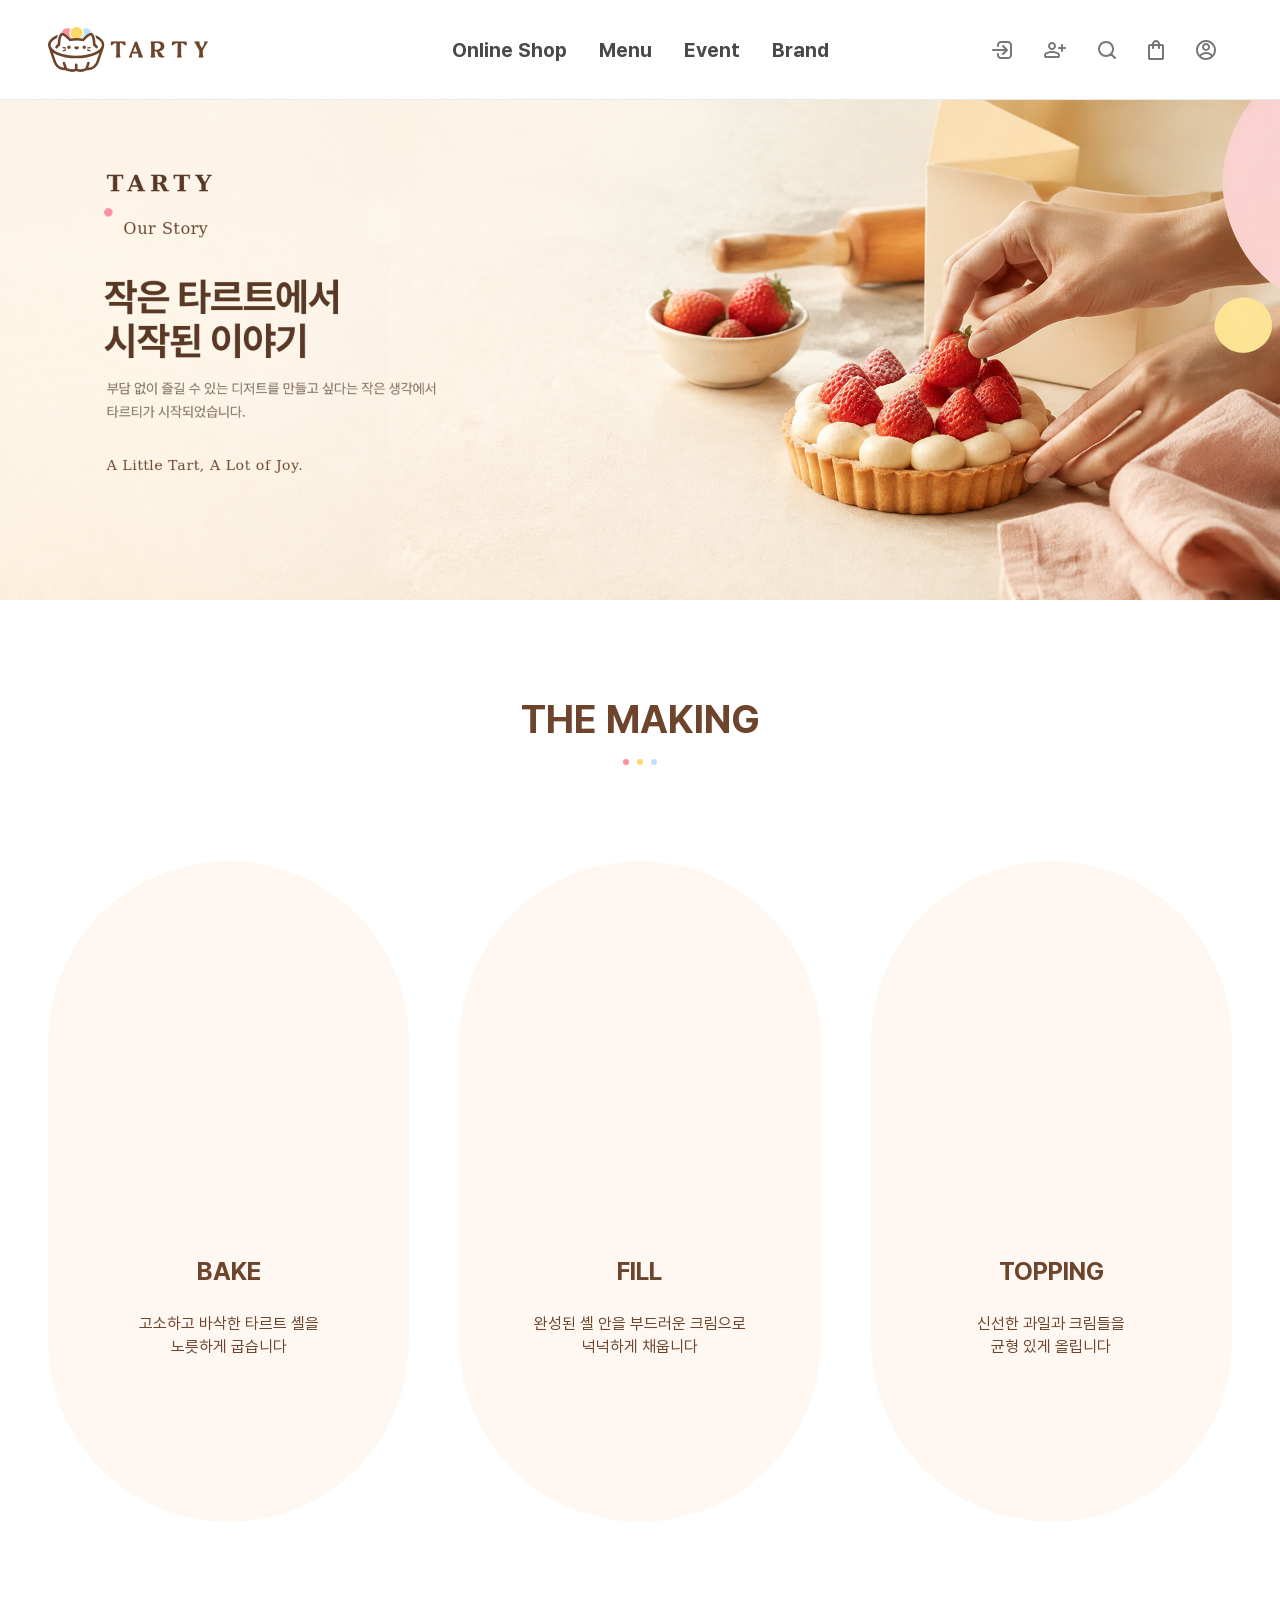
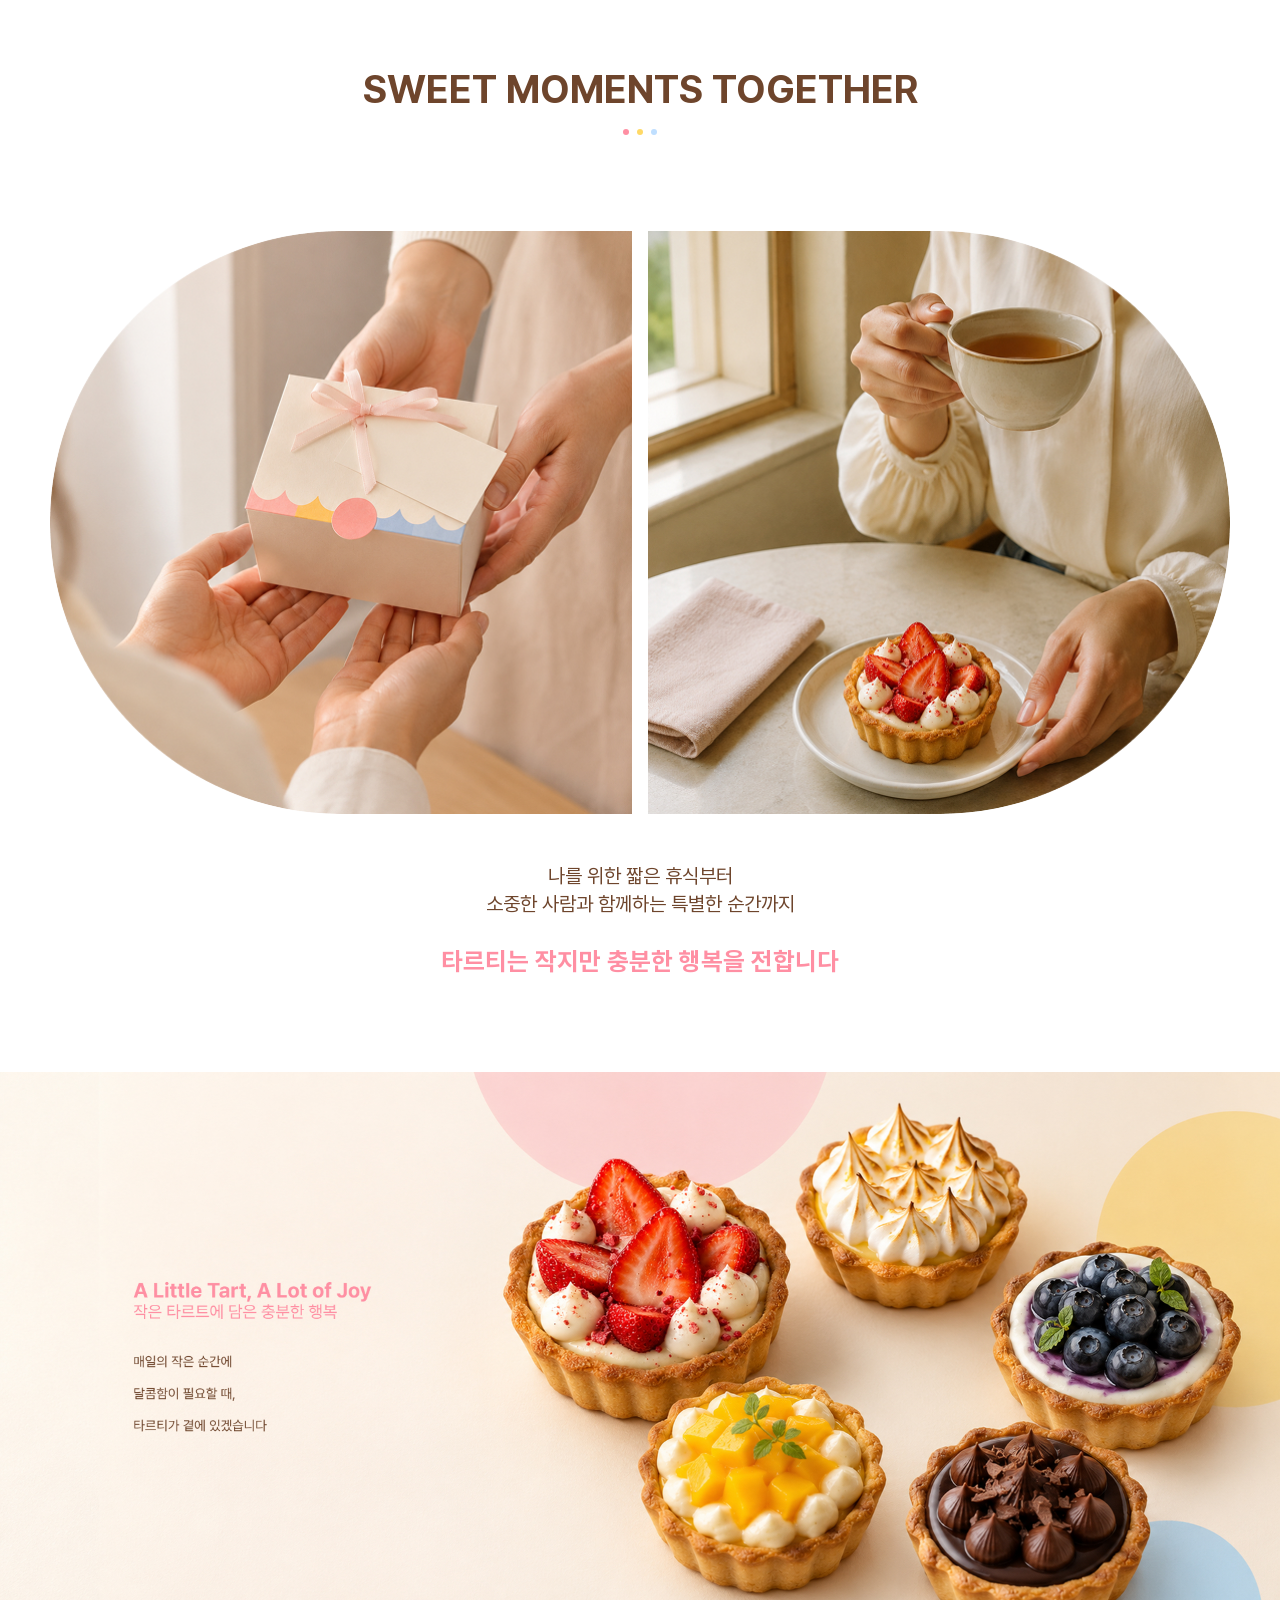
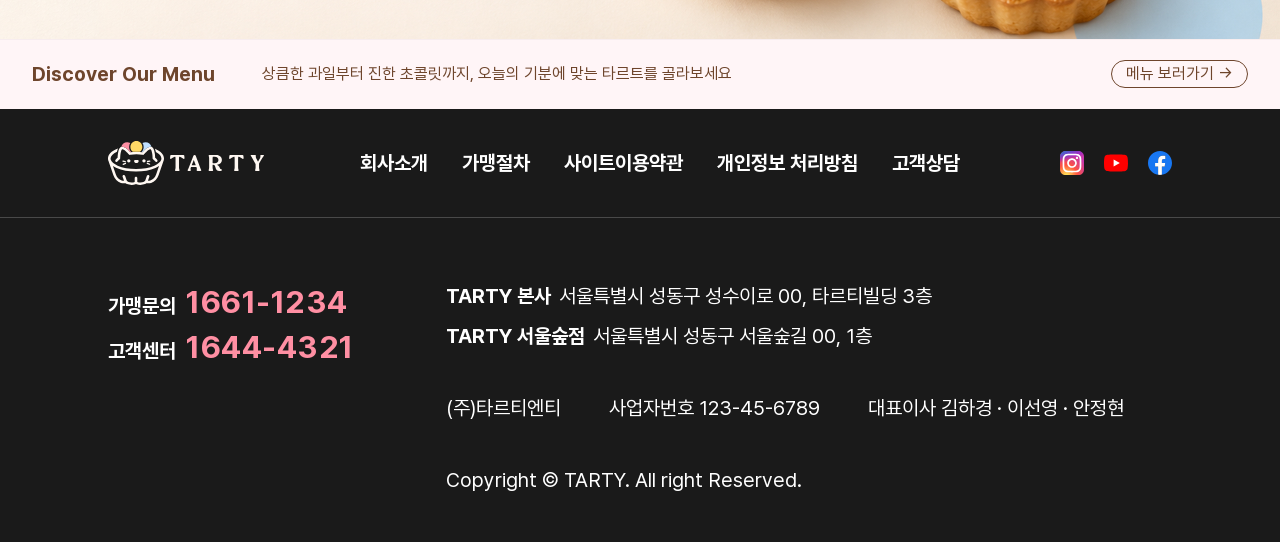
<file: brand.html>
<!DOCTYPE html>
<html lang="ko">

<head>
    <meta charset="UTF-8">
    <meta name="viewport" content="width=device-width, height=device-height, initial-scale=1, maximum-scale=1, minimum-scale=1, viewport-fit=cover">
    <title>Our Story | TARTY</title>
    <link rel="stylesheet" href="./css/font.css">
    <link rel="stylesheet" href="./css/reset.css">
    <link rel="stylesheet" href="./css/common.css">
    <link rel="stylesheet" href="./css/header.css">
    <link rel="stylesheet" href="./css/brand.css">
    <script src="./js/index.js" defer></script>
</head>

<body>

    <header class="site-header">
        <div class="header-inner">
            <button class="menu-toggle" type="button" aria-label="메뉴 열기" aria-controls="main-navigation"
                aria-expanded="false">
                <img src="./img/icn-menu.svg" alt="메뉴 열기">
            </button>

            <a href="./index.html" class="logo" aria-label="TARTY 홈">
                <h1>TARTY</h1>
                <img src="./img/logo.svg" alt="TARTY">
            </a>

            <nav class="main-nav" id="main-navigation" aria-label="주요 메뉴">
                <div class="sidebar-header">
                    <button class="sidebar-close" type="button" aria-label="메뉴 닫기">
                        <img src="./img/icn-close.svg" alt="메뉴 닫기">
                    </button>
                </div>
                <ul>
                    <li class="nav-item">
                        <a href="./index.html">Online Shop</a>
                        <button class="submenu-toggle" type="button" aria-label="Online Shop 하위 메뉴 접기"
                            aria-expanded="true">
                            <span aria-hidden="true"></span>
                        </button>
                        <ul class="submenu">
                            <li><a href="./index.html">인기상품</a></li>
                            <li><a href="./index.html">이벤트</a></li>
                            <li><a href="./index.html">후기</a></li>
                        </ul>
                    </li>
                    <li class="nav-item">
                        <a href="./product-list.html">Menu</a>
                        <button class="submenu-toggle" type="button" aria-label="Menu 하위 메뉴 펼치기" aria-expanded="false">
                            <span aria-hidden="true"></span>
                        </button>
                        <ul class="submenu">
                            <li><a href="./product-list.html">미니</a></li>
                            <li><a href="./product-list.html">미디움</a></li>
                            <li><a href="./product-list.html">빅</a></li>
                        </ul>
                    </li>
                    <li class="nav-item">
                        <a href="./event-list.html">Event</a>
                        <button class="submenu-toggle" type="button" aria-label="Event 하위 메뉴 펼치기" aria-expanded="false">
                            <span aria-hidden="true"></span>
                        </button>
                        <ul class="submenu">
                            <li><a href="./event-list.html">진행 중 이벤트</a></li>
                            <li><a href="./event-list.html">종료된 이벤트</a></li>
                        </ul>
                    </li>
                    <li class="nav-item is-expanded">
                        <a href="./brand.html">Brand</a>
                        <button class="submenu-toggle" type="button" aria-label="Brand 하위 메뉴 펼치기" aria-expanded="false">
                            <span aria-hidden="true"></span>
                        </button>
                        <ul class="submenu">
                            <li><a href="./brand.html">스토리</a></li>
                        </ul>
                    </li>
                </ul>
            </nav>
            <button class="menu-backdrop" type="button" aria-label="메뉴 닫기" tabindex="-1"></button>

            <aside class="account-panel" id="account-panel" aria-label="회원 메뉴" inert>
                <div class="account-panel-header">
                    <button class="account-panel-close" type="button" aria-label="회원 메뉴 닫기">
                        <img src="./img/icn-close.svg" alt="회원 메뉴 닫기">
                    </button>
                </div>
                <ul>
                    <li>
                        <a href="./login.html">
                            <img src="./img/icn-login.svg" alt="로그인">
                            <span>로그인</span>
                        </a>
                    </li>
                    <li>
                        <a href="./login.html">
                            <img src="./img/icn-create-account.svg" alt="회원가입">
                            <span>회원가입</span>
                        </a>
                    </li>
                    <li>
                        <a href="./login.html">
                            <img src="./img/icn-search.svg" alt="검색">
                            <span>검색</span>
                        </a>
                    </li>
                    <li>
                        <a href="./login.html">
                            <img src="./img/icn-bag.svg" alt="장바구니">
                            <span>장바구니</span>
                        </a>
                    </li>
                    <li>
                        <a href="./login.html">
                            <img src="./img/icn-profile.svg" alt="프로필">
                            <span>프로필</span>
                        </a>
                    </li>
                </ul>
            </aside>

            <div class="header-actions">
                <a href="./login.html" class="icon-btn" aria-label="로그인">
                    <img src="./img/icn-login.svg" alt="로그인">
                </a>
                <a href="./login.html" class="icon-btn" aria-label="회원가입">
                    <img src="./img/icn-create-account.svg" alt="회원가입">
                </a>
                <a href="./login.html" class="icon-btn" aria-label="검색">
                    <img src="./img/icn-search.svg" alt="검색">
                </a>
                <a href="./login.html" class="icon-btn" aria-label="장바구니">
                    <img src="./img/icn-bag.svg" alt="장바구니">
                </a>
                <a href="./login.html" class="icon-btn profile-action" aria-label="회원 메뉴 열기"
                    aria-controls="account-panel" aria-expanded="false">
                    <img src="./img/icn-profile.svg" alt="프로필">
                </a>
            </div>
        </div>
    </header>

    <main class="brand-page">
        <h1 class="visually-hidden">TARTY 브랜드 스토리</h1>
        <section class="story-hero" aria-label="작은 타르트에서 시작된 이야기">
            <picture>
                <source media="(max-width: 768px)" srcset="./img/brand/banner-top-mo.jpg">
                <source media="(max-width: 1024px)" srcset="./img/brand/banner-top-pad.jpg">
                <img src="./img/brand/banner-top-pc.jpg" alt="딸기 타르트를 정성스럽게 만드는 TARTY 브랜드 이야기" loading="eager">
            </picture>
        </section>

        <section class="making-section">
            <h2 id="making-title">THE MAKING</h2><span class="section-dots" aria-hidden="true"></span>
            <div class="making-grid">
                <article class="making-card">
                    <picture>
                        <source media="(max-width: 768px)" srcset="./img/brand/tartmake-mo1.jpg">
                        <source media="(max-width: 1024px)" srcset="./img/brand/tartmake-pad1.jpg">
                        <img src="./img/brand/tartmake-pc1.jpg" alt="노릇하게 구워진 타르트 셸">
                    </picture>
                    <div class="making-copy">
                        <h3>BAKE</h3>
                        <p>고소하고 바삭한 타르트 셸을<br>노릇하게 굽습니다</p>
                    </div>
                </article>
                <article class="making-card">
                    <picture>
                        <source media="(max-width: 768px)" srcset="./img/brand/tartmake-mo2.jpg">
                        <source media="(max-width: 1024px)" srcset="./img/brand/tartmake-pad2.jpg">
                        <img src="./img/brand/tartmake-pc2.jpg" alt="타르트에 부드러운 크림을 채우는 모습">
                    </picture>
                    <div class="making-copy">
                        <h3>FILL</h3>
                        <p>완성된 셸 안을 부드러운 크림으로<br>넉넉하게 채웁니다</p>
                    </div>
                </article>
                <article class="making-card">
                    <picture>
                        <source media="(max-width: 768px)" srcset="./img/brand/tartmake-mo3.jpg">
                        <source media="(max-width: 1024px)" srcset="./img/brand/tartmake-pad3.jpg">
                        <img src="./img/brand/tartmake-pc3.jpg" alt="타르트에 신선한 딸기를 올리는 모습">
                    </picture>
                    <div class="making-copy">
                        <h3>TOPPING</h3>
                        <p>신선한 과일과 크림들을<br>균형 있게 올립니다</p>
                    </div>
                </article>
            </div>
        </section>

        <section class="moments-section">
            <h2 id="moments-title">SWEET MOMENTS TOGETHER</h2><span class="section-dots" aria-hidden="true"></span>
            <div class="moments-images">
                <picture>
                    <source media="(max-width: 768px)" srcset="./img/brand/together-left-brand-mo.jpg">
                    <source media="(max-width: 1024px)" srcset="./img/brand/together-left-brand-pad.jpg">
                    <img src="./img/brand/together-left-brand-pc.jpg" alt="타르티 선물 상자를 건네는 모습">
                </picture>
                <picture>
                    <source media="(max-width: 768px)" srcset="./img/brand/together-right-brand-mo.jpg">
                    <source media="(max-width: 1024px)" srcset="./img/brand/together-right-brand-pad.jpg">
                    <img src="./img/brand/together-right-brand-pc.jpg" alt="차와 타르트를 함께 즐기는 모습">
                </picture>
            </div>
            <p>나를 위한 짧은 휴식부터<br>소중한 사람과 함께하는 특별한 순간까지</p><strong>타르티는 작지만 충분한 행복을 전합니다</strong>
        </section>

        <section class="discover-section" aria-label="작은 타르트에 담은 충분한 행복">
            <picture>
                <source media="(max-width: 768px)" srcset="./img/brand/banner-bottom-brand-mo.jpg">
                <source media="(max-width: 1024px)" srcset="./img/brand/banner-bottom-brand-pad.jpg">
                <img src="./img/brand/banner-bottom-brand-pc.jpg" alt="딸기, 레몬, 블루베리, 망고, 초콜릿 타르트">
            </picture>
            <a class="benefit-bar" href="./product-list.html">
                <div class="content-frame">
                    <strong>Discover Our Menu</strong>
                    <span>상큼한 과일부터 진한 초콜릿까지, 오늘의 기분에 맞는 타르트를 골라보세요</span>
                    <div class="go-button">메뉴 보러가기 <span aria-hidden="true">→</span></div>
                </div>
            </a>
        </section>
    </main>

    <footer class="site-footer">
        <div class="footer-top">
            <div class="footer-inner">
                <a href="./index.html" class="footer-logo" aria-label="TARTY 홈">
                    <img src="./img/logo-footer.svg" alt="TARTY">
                </a>
                <nav class="footer-nav" aria-label="푸터 메뉴">
                    <ul>
                        <li><a href="./brand.html">회사소개</a></li>
                        <li><a href="./brand.html">가맹절차</a></li>
                        <li><a href="./brand.html">사이트이용약관</a></li>
                        <li><a href="./brand.html">개인정보 처리방침</a></li>
                        <li><a href="./login.html">고객상담</a></li>
                    </ul>
                </nav>
                <div class="footer-social">
                    <a href="https://instagram.com" target="_blank" aria-label="인스타그램"><img src="./img/icn-insta.svg" alt="인스타그램 아이콘"></a>
                    <a href="https://youtube.com" target="_blank" aria-label="유튜브"><img src="./img/icn-youtube.svg" alt="유튜브 아이콘"></a>
                    <a href="https://facebook.com" target="_blank" aria-label="페이스북"><img src="./img/icn-facebook.svg" alt="페이스북 아이콘"></a>
                </div>
            </div>
        </div>
        <div class="footer-bottom">
            <div class="footer-inner">
                <div class="footer-contact">
                    <p><span>가맹문의</span><strong><a href="tel:1661-1234">1661-1234</a></strong></p>
                    <p><span>고객센터</span><strong><a href="tel:1644-4321">1644-4321</a></strong></p>
                </div>
                <div class="footer-company">
                    <address>
                        <p><b>TARTY 본사</b> 서울특별시 성동구 성수이로 00, 타르티빌딩 3층</p>
                        <p><b>TARTY 서울숲점</b> 서울특별시 성동구 서울숲길 00, 1층</p>
                    </address>
                    <div class="company-row">
                        <div>(주)타르티엔티</div> 
                        <div><span>사업자번호</span> 123-45-6789</div>
                        <div><span>대표이사</span> 김하경 · 이선영 · 안정현</div>
                    </div>
                    <p class="copyright">Copyright © TARTY. All right Reserved.</p>
                </div>
            </div>
        </div>
    </footer>
    
</body>

</html>
</file>
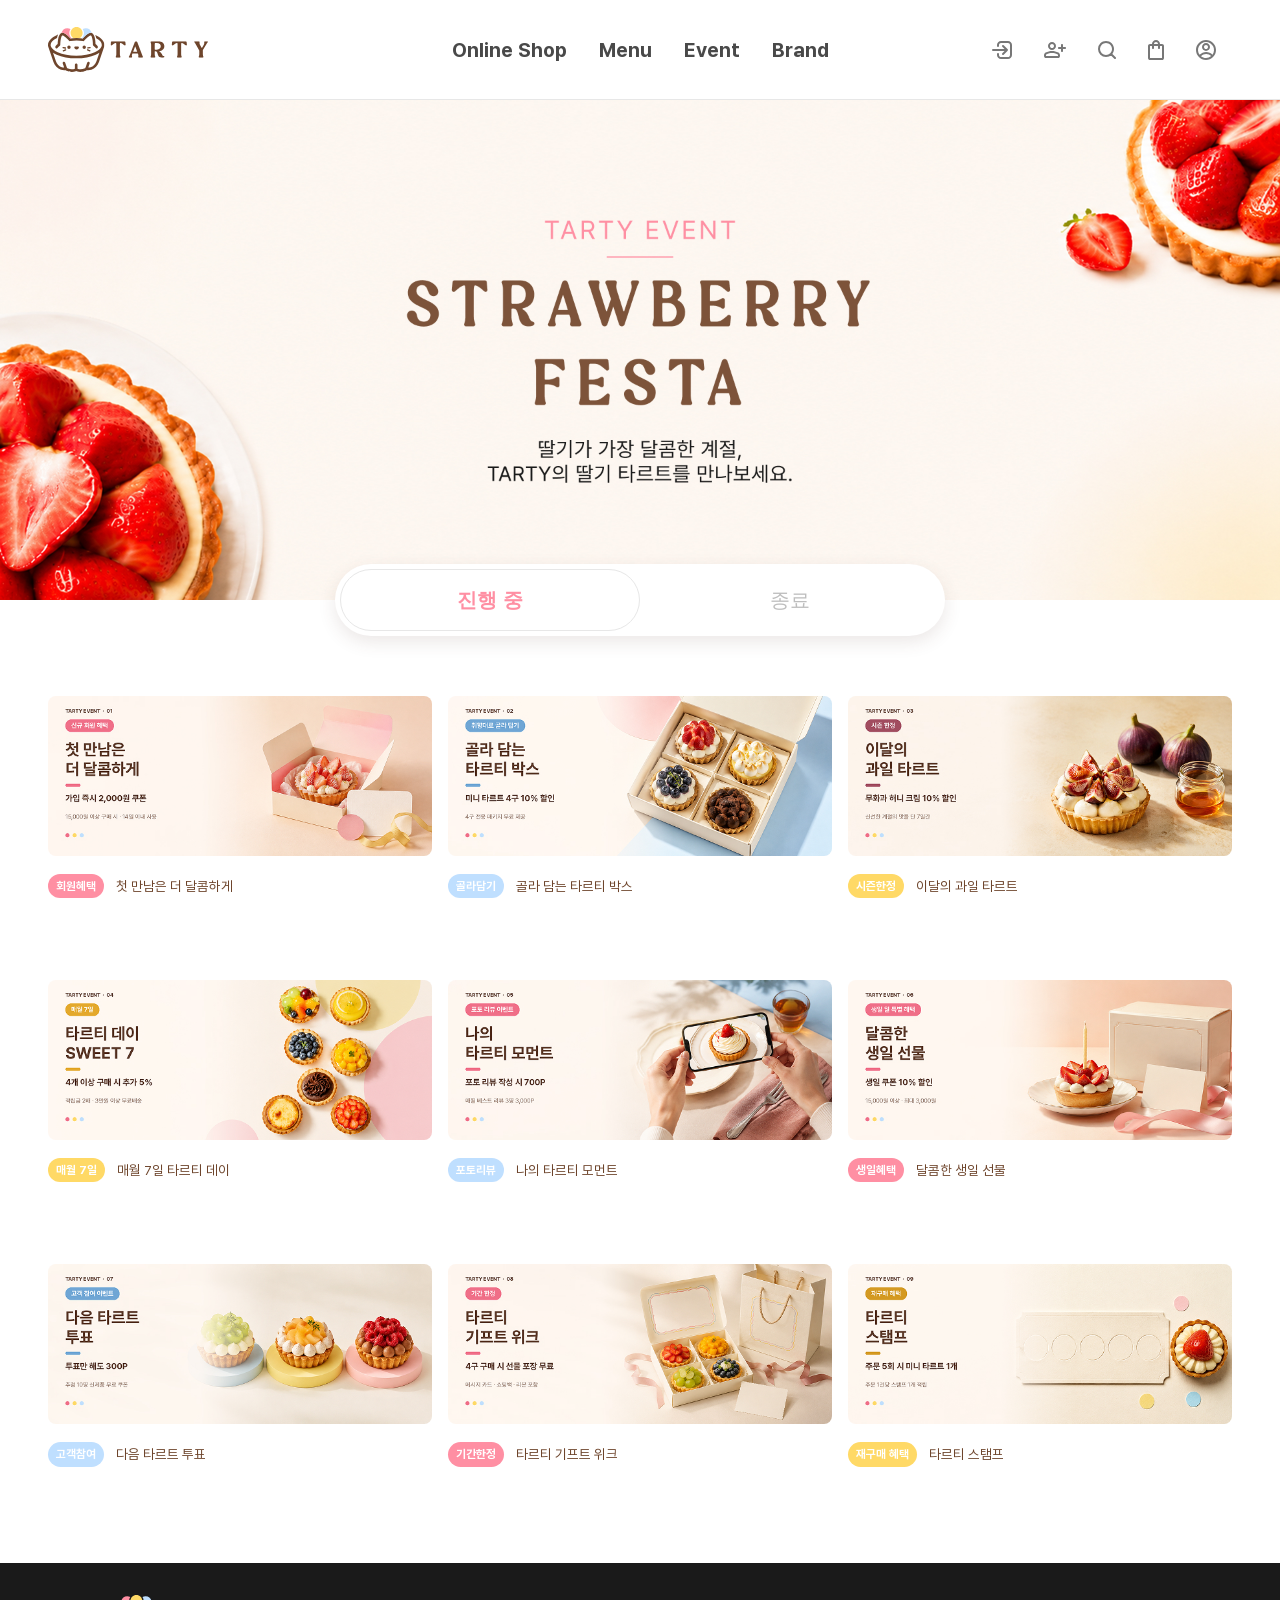
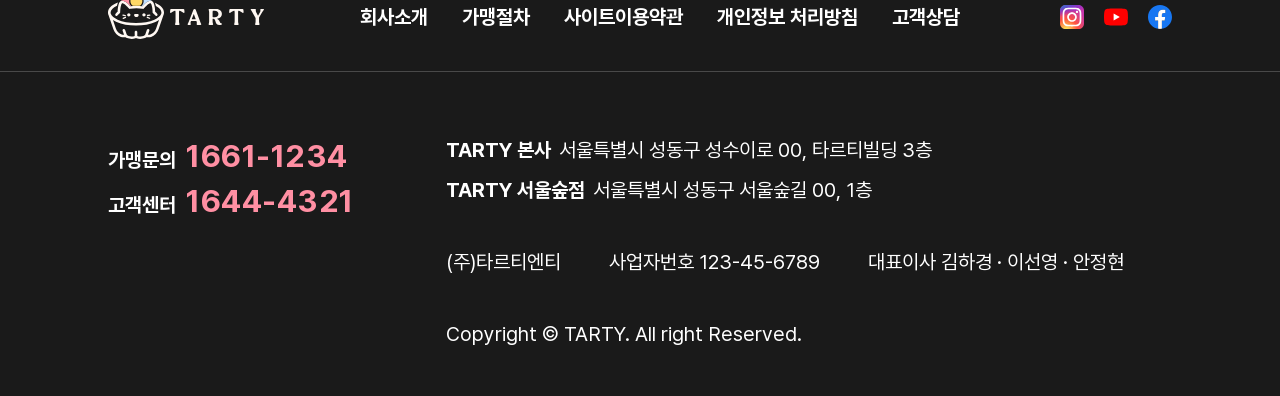
<file: event-list.html>
<!DOCTYPE html>
<html lang="ko">

<head>
    <meta charset="UTF-8">
    <meta name="viewport" content="width=device-width, height=device-height, initial-scale=1, maximum-scale=1, minimum-scale=1, viewport-fit=cover">
    <title>Event | TARTY</title>
    <link rel="stylesheet" href="./css/font.css">
    <link rel="stylesheet" href="./css/reset.css">
    <link rel="stylesheet" href="./css/common.css">
    <link rel="stylesheet" href="./css/header.css">
    <link rel="stylesheet" href="./css/event-list.css">
    <script src="./js/index.js" defer></script>
    <script src="./js/event-list.js" defer></script>
</head>

<body>

    <header class="site-header">
        <div class="header-inner">
            <button class="menu-toggle" type="button" aria-label="메뉴 열기" aria-controls="main-navigation"
                aria-expanded="false">
                <img src="./img/icn-menu.svg" alt="메뉴 열기">
            </button>

            <a href="./index.html" class="logo" aria-label="TARTY 홈">
                <h1>TARTY</h1>
                <img src="./img/logo.svg" alt="TARTY">
            </a>

            <nav class="main-nav" id="main-navigation" aria-label="주요 메뉴">
                <div class="sidebar-header">
                    <button class="sidebar-close" type="button" aria-label="메뉴 닫기">
                        <img src="./img/icn-close.svg" alt="메뉴 닫기">
                    </button>
                </div>
                <ul>
                    <li class="nav-item">
                        <a href="./index.html">Online Shop</a>
                        <button class="submenu-toggle" type="button" aria-label="Online Shop 하위 메뉴 접기"
                            aria-expanded="true">
                            <span aria-hidden="true"></span>
                        </button>
                        <ul class="submenu">
                            <li><a href="./index.html">인기상품</a></li>
                            <li><a href="./index.html">이벤트</a></li>
                            <li><a href="./index.html">후기</a></li>
                        </ul>
                    </li>
                    <li class="nav-item">
                        <a href="./product-list.html">Menu</a>
                        <button class="submenu-toggle" type="button" aria-label="Menu 하위 메뉴 펼치기" aria-expanded="false">
                            <span aria-hidden="true"></span>
                        </button>
                        <ul class="submenu">
                            <li><a href="./product-list.html">미니</a></li>
                            <li><a href="./product-list.html">미디움</a></li>
                            <li><a href="./product-list.html">빅</a></li>
                        </ul>
                    </li>
                    <li class="nav-item is-expanded">
                        <a href="./event-list.html">Event</a>
                        <button class="submenu-toggle" type="button" aria-label="Event 하위 메뉴 펼치기" aria-expanded="false">
                            <span aria-hidden="true"></span>
                        </button>
                        <ul class="submenu">
                            <li><a href="./event-list.html">진행 중 이벤트</a></li>
                            <li><a href="./event-list.html">종료된 이벤트</a></li>
                        </ul>
                    </li>
                    <li class="nav-item">
                        <a href="./brand.html">Brand</a>
                        <button class="submenu-toggle" type="button" aria-label="Brand 하위 메뉴 펼치기" aria-expanded="false">
                            <span aria-hidden="true"></span>
                        </button>
                        <ul class="submenu">
                            <li><a href="./brand.html">스토리</a></li>
                        </ul>
                    </li>
                </ul>
            </nav>
            <button class="menu-backdrop" type="button" aria-label="메뉴 닫기" tabindex="-1"></button>

            <aside class="account-panel" id="account-panel" aria-label="회원 메뉴" inert>
                <div class="account-panel-header">
                    <button class="account-panel-close" type="button" aria-label="회원 메뉴 닫기">
                        <img src="./img/icn-close.svg" alt="회원 메뉴 닫기">
                    </button>
                </div>
                <ul>
                    <li>
                        <a href="./login.html">
                            <img src="./img/icn-login.svg" alt="로그인">
                            <span>로그인</span>
                        </a>
                    </li>
                    <li>
                        <a href="./login.html">
                            <img src="./img/icn-create-account.svg" alt="회원가입">
                            <span>회원가입</span>
                        </a>
                    </li>
                    <li>
                        <a href="./login.html">
                            <img src="./img/icn-search.svg" alt="검색">
                            <span>검색</span>
                        </a>
                    </li>
                    <li>
                        <a href="./login.html">
                            <img src="./img/icn-bag.svg" alt="장바구니">
                            <span>장바구니</span>
                        </a>
                    </li>
                    <li>
                        <a href="./login.html">
                            <img src="./img/icn-profile.svg" alt="프로필">
                            <span>프로필</span>
                        </a>
                    </li>
                </ul>
            </aside>

            <div class="header-actions">
                <a href="./login.html" class="icon-btn" aria-label="로그인">
                    <img src="./img/icn-login.svg" alt="로그인">
                </a>
                <a href="./login.html" class="icon-btn" aria-label="회원가입">
                    <img src="./img/icn-create-account.svg" alt="회원가입">
                </a>
                <a href="./login.html" class="icon-btn" aria-label="검색">
                    <img src="./img/icn-search.svg" alt="검색">
                </a>
                <a href="./login.html" class="icon-btn" aria-label="장바구니">
                    <img src="./img/icn-bag.svg" alt="장바구니">
                </a>
                <a href="./login.html" class="icon-btn profile-action" aria-label="회원 메뉴 열기"
                    aria-controls="account-panel" aria-expanded="false">
                    <img src="./img/icn-profile.svg" alt="프로필">
                </a>
            </div>
        </div>
    </header>

    <main class="event-page">
        <section class="event-hero" aria-label="TARTY 딸기 축제">
            <picture>
                <source media="(max-width: 768px)" srcset="./img/event/banner-event-mo.jpg">
                <source media="(max-width: 1024px)" srcset="./img/event/banner-event-pad.jpg"><img
                    src="./img/event/banner-event-pc.jpg" alt="TARTY Event Strawberry Festa, 딸기가 가장 달콤한 계절" loading="eager">
            </picture>
        </section>
        <section class="event-catalog" aria-label="이벤트 목록">
            <div class="event-tabs" role="tablist" aria-label="이벤트 상태">
                <button class="is-active" type="button" role="tab" aria-selected="true" aria-controls="panel-01" id="tab-01" data-status="active">진행 중</button>
                <button type="button" role="tab" aria-selected="false" aria-controls="panel" id="tab-02" data-status="ended">종료</button>
            </div>
            <div class="event-grid-list" role="tabpanel" aria-labelledby="tab-01" id="panel-01">
                <a class="event-card" href="#" data-status="active">
                    <picture>
                        <source media="(max-width: 768px)" srcset="./img/event/event1-1.jpg">
                        <source media="(max-width: 1024px)" srcset="./img/event/event1-1.jpg">
                        <img src="./img/event/event1.jpg" alt="첫 만남은 더 달콤하게 신규 회원 혜택">
                    </picture>
                    <div class="event-card-info"><span class="event-tag pink">회원혜택</span>
                        <h2>첫 만남은 더 달콤하게</h2>
                    </div>
                </a>
                <a class="event-card" href="#" data-status="active">
                    <picture>
                        <source media="(max-width: 768px)" srcset="./img/event/event2-1.jpg">
                        <source media="(max-width: 1024px)" srcset="./img/event/event2-1.jpg">
                        <img src="./img/event/event2.jpg" alt="골라 담는 타르티 박스 할인">
                    </picture>
                    <div class="event-card-info"><span class="event-tag blue">골라담기</span>
                        <h2>골라 담는 타르티 박스</h2>
                    </div>
                </a>
                <a class="event-card" href="#" data-status="active">
                    <picture>
                        <source media="(max-width: 768px)" srcset="./img/event/event3-1.jpg">
                        <source media="(max-width: 1024px)" srcset="./img/event/event3-1.jpg">
                        <img src="./img/event/event3.jpg" alt="이달의 과일 타르트">
                    </picture>
                    <div class="event-card-info"><span class="event-tag yellow">시즌한정</span>
                        <h2>이달의 과일 타르트</h2>
                    </div>
                </a>
                <a class="event-card" href="#" data-status="active">
                    <picture>
                        <source media="(max-width: 768px)" srcset="./img/event/event4-1.jpg">
                        <source media="(max-width: 1024px)" srcset="./img/event/event4-1.jpg">
                        <img src="./img/event/event4.jpg" alt="매월 7일 타르티 데이">
                    </picture>
                    <div class="event-card-info"><span class="event-tag yellow">매월 7일</span>
                        <h2>매월 7일 타르티 데이</h2>
                    </div>
                </a>
                <a class="event-card" href="#" data-status="active">
                    <picture>
                        <source media="(max-width: 768px)" srcset="./img/event/event5-1.jpg">
                        <source media="(max-width: 1024px)" srcset="./img/event/event5-1.jpg">
                        <img src="./img/event/event5.jpg" alt="나의 타르티 모먼트 포토리뷰">
                    </picture>
                    <div class="event-card-info"><span class="event-tag blue">포토리뷰</span>
                        <h2>나의 타르티 모먼트</h2>
                    </div>
                </a>
                <a class="event-card" href="#" data-status="active">
                    <picture>
                        <source media="(max-width: 768px)" srcset="./img/event/event6-1.jpg">
                        <source media="(max-width: 1024px)" srcset="./img/event/event6-1.jpg">
                        <img src="./img/event/event6.jpg" alt="달콤한 생일 선물">
                    </picture>
                    <div class="event-card-info"><span class="event-tag pink">생일혜택</span>
                        <h2>달콤한 생일 선물</h2>
                    </div>
                </a>
                <a class="event-card" href="#" data-status="active">
                    <picture>
                        <source media="(max-width: 768px)" srcset="./img/event/event7-1.jpg">
                        <source media="(max-width: 1024px)" srcset="./img/event/event7-1.jpg">
                        <img src="./img/event/event7.jpg" alt="다음 타르트 투표">
                    </picture>
                    <div class="event-card-info"><span class="event-tag blue">고객참여</span>
                        <h2>다음 타르트 투표</h2>
                    </div>
                </a>
                <a class="event-card" href="#" data-status="active">
                    <picture>
                        <source media="(max-width: 768px)" srcset="./img/event/event8-1.jpg">
                        <source media="(max-width: 1024px)" srcset="./img/event/event8-1.jpg">
                        <img src="./img/event/event8.jpg" alt="타르티 기프트 위크">
                    </picture>
                    <div class="event-card-info"><span class="event-tag pink">기간한정</span>
                        <h2>타르티 기프트 위크</h2>
                    </div>
                </a>
                <a class="event-card" href="#" data-status="active">
                    <picture>
                        <source media="(max-width: 768px)" srcset="./img/event/event9-1.jpg">
                        <source media="(max-width: 1024px)" srcset="./img/event/event9-1.jpg">
                        <img src="./img/event/event9.jpg" alt="타르티 스탬프">
                    </picture>
                    <div class="event-card-info"><span class="event-tag yellow">재구매 혜택</span>
                        <h2>타르티 스탬프</h2>
                    </div>
                </a>
            </div>
            <p class="event-empty" role="tabpanel" aria-labelledby="tab-02" id="panel-02" hidden>종료된 이벤트가 없습니다.</p>
        </section>
    </main>

    <footer class="site-footer">
        <div class="footer-top">
            <div class="footer-inner"><a href="./index.html" class="footer-logo" aria-label="TARTY 홈"><img
                        src="./img/logo-footer.svg" alt="TARTY"></a>
                <nav class="footer-nav" aria-label="푸터 메뉴">
                    <ul>
                        <li><a href="./brand.html">회사소개</a></li>
                        <li><a href="./brand.html">가맹절차</a></li>
                        <li><a href="./brand.html">사이트이용약관</a></li>
                        <li><a href="./brand.html">개인정보 처리방침</a></li>
                        <li><a href="./login.html">고객상담</a></li>
                    </ul>
                </nav>
                <div class="footer-social">
                    <a href="https://instagram.com" target="_blank" aria-label="인스타그램"><img src="./img/icn-insta.svg" alt="인스타그램 아이콘"></a>
                    <a href="https://youtube.com" target="_blank" aria-label="유튜브"><img src="./img/icn-youtube.svg" alt="유튜브 아이콘"></a>
                    <a href="https://facebook.com" target="_blank" aria-label="페이스북"><img src="./img/icn-facebook.svg" alt="페이스북 아이콘"></a>
                </div>
            </div>
        </div>
        <div class="footer-bottom">
            <div class="footer-inner">
                <div class="footer-contact">
                    <p><span>가맹문의</span><strong><a href="tel:1661-1234">1661-1234</a></strong></p>
                    <p><span>고객센터</span><strong><a href="tel:1644-4321">1644-4321</a></strong></p>
                </div>
                <div class="footer-company">
                    <address>
                        <p><b>TARTY 본사</b> 서울특별시 성동구 성수이로 00, 타르티빌딩 3층</p>
                        <p><b>TARTY 서울숲점</b> 서울특별시 성동구 서울숲길 00, 1층</p>
                    </address>
                    <div class="company-row">
                        <div>(주)타르티엔티</div> 
                        <div><span>사업자번호</span> 123-45-6789</div>
                        <div><span>대표이사</span> 김하경 · 이선영 · 안정현</div>
                    </div>
                    <p class="copyright">Copyright © TARTY. All right Reserved.</p>
                </div>
            </div>
        </div>
    </footer>
    
</body>

</html>
</file>
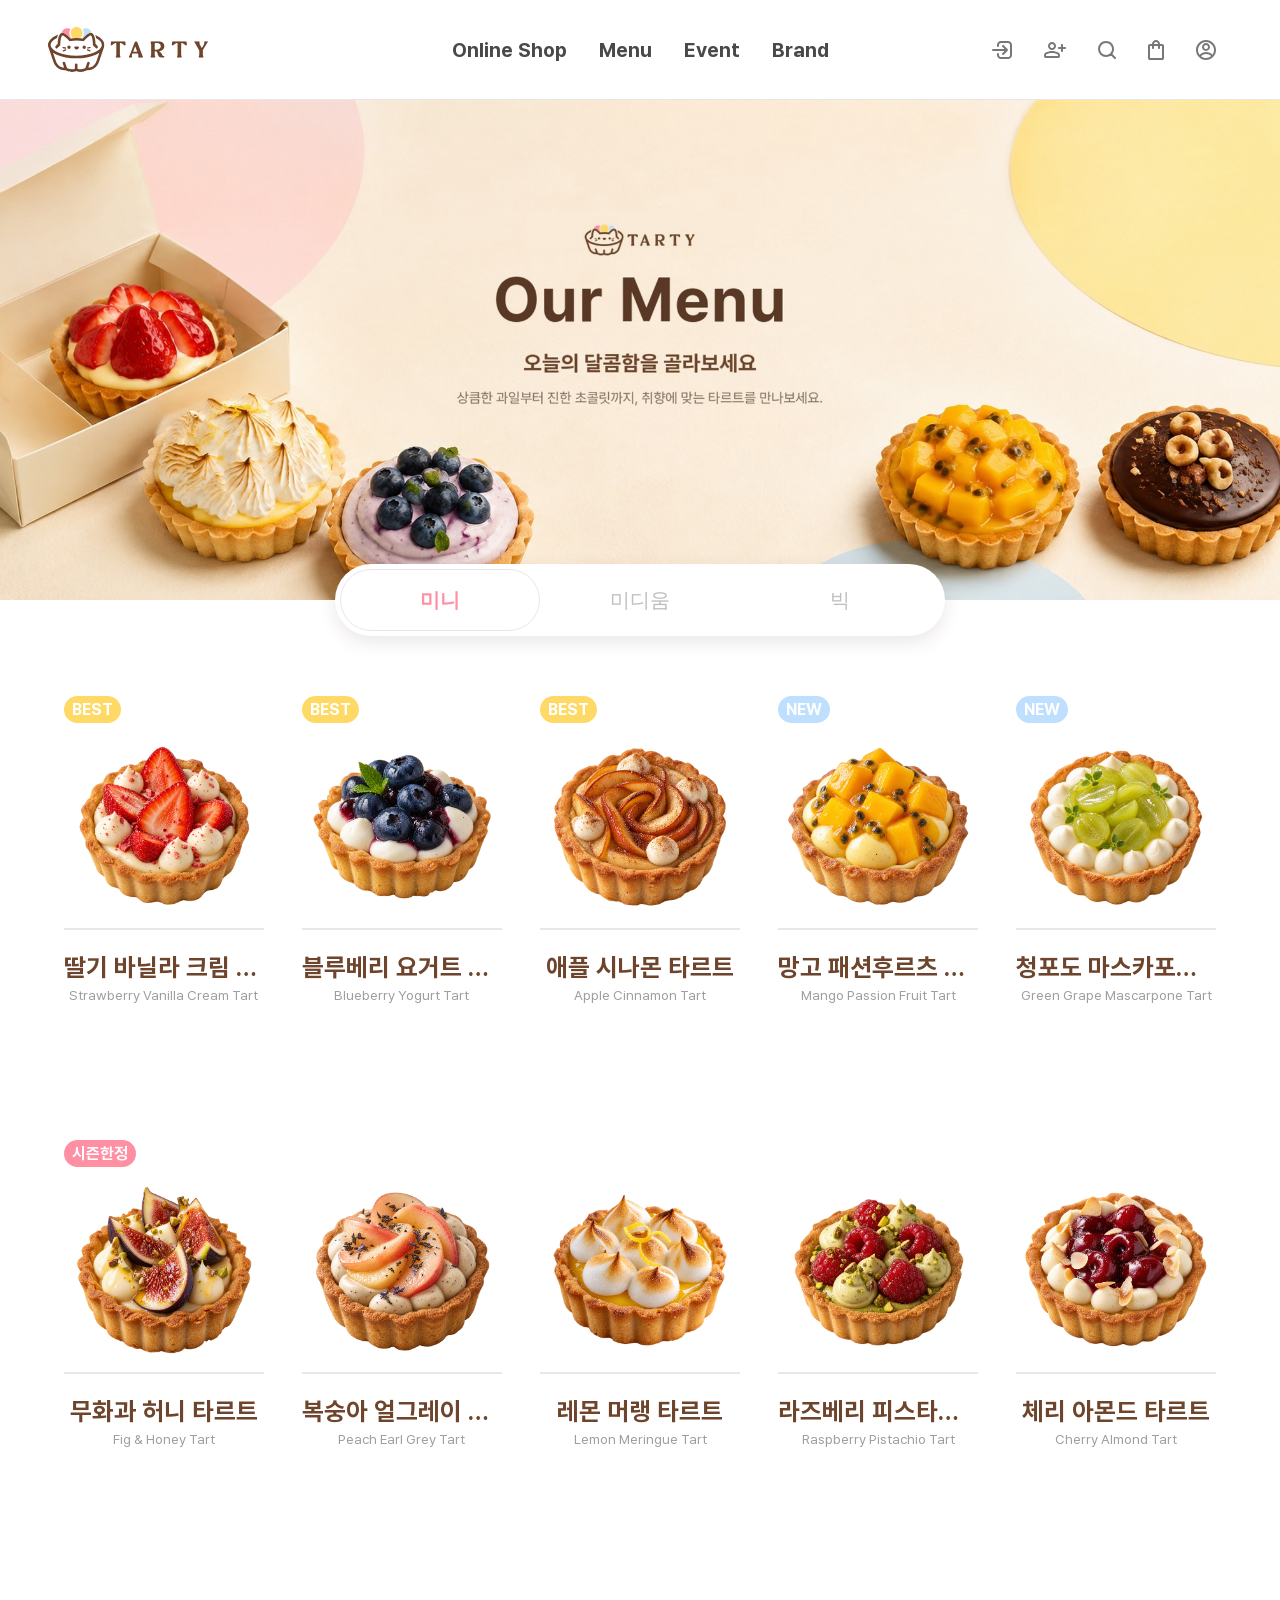
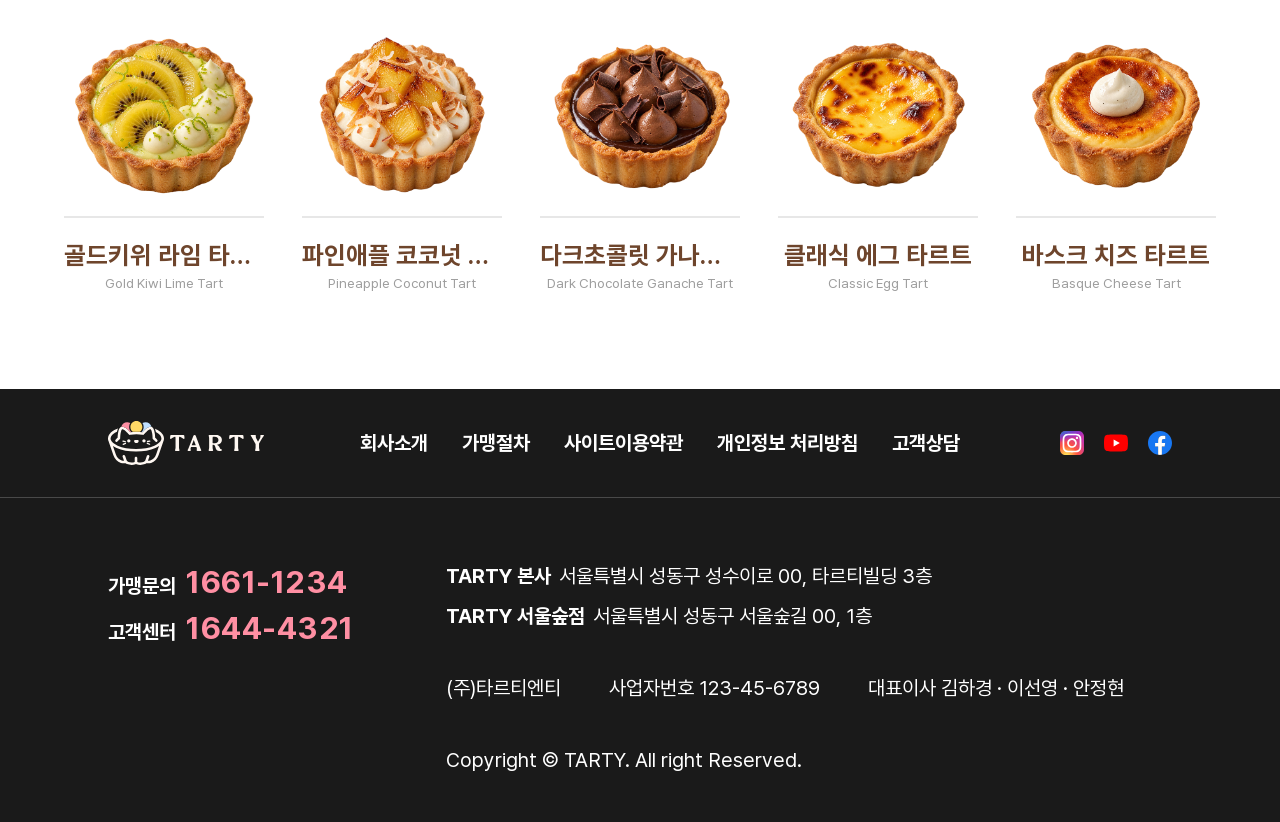
<file: product-list.html>
<!DOCTYPE html>
<html lang="ko">

<head>
    <meta charset="UTF-8">
    <meta name="viewport" content="width=device-width, height=device-height, initial-scale=1, maximum-scale=1, minimum-scale=1, viewport-fit=cover">
    <title>Our Menu | TARTY</title>
    <link rel="stylesheet" href="./css/font.css">
    <link rel="stylesheet" href="./css/reset.css">
    <link rel="stylesheet" href="./css/common.css">
    <link rel="stylesheet" href="./css/header.css">
    <link rel="stylesheet" href="./css/product-list.css">
    <script src="./js/index.js" defer></script>
    <script src="./js/product-list.js" defer></script>
</head>

<body>

    <header class="site-header">
        <div class="header-inner">
            <button class="menu-toggle" type="button" aria-label="메뉴 열기" aria-controls="main-navigation"
                aria-expanded="false">
                <img src="./img/icn-menu.svg" alt="메뉴 열기">
            </button>

            <a href="./index.html" class="logo" aria-label="TARTY 홈">
                <h1>TARTY</h1>
                <img src="./img/logo.svg" alt="TARTY">
            </a>

            <nav class="main-nav" id="main-navigation" aria-label="주요 메뉴">
                <div class="sidebar-header">
                    <button class="sidebar-close" type="button" aria-label="메뉴 닫기">
                        <img src="./img/icn-close.svg" alt="메뉴 닫기">
                    </button>
                </div>
                <ul>
                    <li class="nav-item">
                        <a href="./index.html">Online Shop</a>
                        <button class="submenu-toggle" type="button" aria-label="Online Shop 하위 메뉴 접기"
                            aria-expanded="true">
                            <span aria-hidden="true"></span>
                        </button>
                        <ul class="submenu">
                            <li><a href="./index.html">인기상품</a></li>
                            <li><a href="./index.html">이벤트</a></li>
                            <li><a href="./index.html">후기</a></li>
                        </ul>
                    </li>
                    <li class="nav-item is-expanded">
                        <a href="./product-list.html">Menu</a>
                        <button class="submenu-toggle" type="button" aria-label="Menu 하위 메뉴 펼치기" aria-expanded="false">
                            <span aria-hidden="true"></span>
                        </button>
                        <ul class="submenu">
                            <li><a href="./product-list.html">미니</a></li>
                            <li><a href="./product-list.html">미디움</a></li>
                            <li><a href="./product-list.html">빅</a></li>
                        </ul>
                    </li>
                    <li class="nav-item">
                        <a href="./event-list.html">Event</a>
                        <button class="submenu-toggle" type="button" aria-label="Event 하위 메뉴 펼치기" aria-expanded="false">
                            <span aria-hidden="true"></span>
                        </button>
                        <ul class="submenu">
                            <li><a href="./event-list.html">진행 중 이벤트</a></li>
                            <li><a href="./event-list.html">종료된 이벤트</a></li>
                        </ul>
                    </li>
                    <li class="nav-item">
                        <a href="./brand.html">Brand</a>
                        <button class="submenu-toggle" type="button" aria-label="Brand 하위 메뉴 펼치기" aria-expanded="false">
                            <span aria-hidden="true"></span>
                        </button>
                        <ul class="submenu">
                            <li><a href="./brand.html">스토리</a></li>
                        </ul>
                    </li>
                </ul>
            </nav>
            <button class="menu-backdrop" type="button" aria-label="메뉴 닫기" tabindex="-1"></button>

            <aside class="account-panel" id="account-panel" aria-label="회원 메뉴" inert>
                <div class="account-panel-header">
                    <button class="account-panel-close" type="button" aria-label="회원 메뉴 닫기">
                        <img src="./img/icn-close.svg" alt="회원 메뉴 닫기">
                    </button>
                </div>
                <ul>
                    <li>
                        <a href="./login.html">
                            <img src="./img/icn-login.svg" alt="로그인">
                            <span>로그인</span>
                        </a>
                    </li>
                    <li>
                        <a href="./login.html">
                            <img src="./img/icn-create-account.svg" alt="회원가입">
                            <span>회원가입</span>
                        </a>
                    </li>
                    <li>
                        <a href="./login.html">
                            <img src="./img/icn-search.svg" alt="검색">
                            <span>검색</span>
                        </a>
                    </li>
                    <li>
                        <a href="./login.html">
                            <img src="./img/icn-bag.svg" alt="장바구니">
                            <span>장바구니</span>
                        </a>
                    </li>
                    <li>
                        <a href="./login.html">
                            <img src="./img/icn-profile.svg" alt="프로필">
                            <span>프로필</span>
                        </a>
                    </li>
                </ul>
            </aside>

            <div class="header-actions">
                <a href="./login.html" class="icon-btn" aria-label="로그인">
                    <img src="./img/icn-login.svg" alt="로그인">
                </a>
                <a href="./login.html" class="icon-btn" aria-label="회원가입">
                    <img src="./img/icn-create-account.svg" alt="회원가입">
                </a>
                <a href="./login.html" class="icon-btn" aria-label="검색">
                    <img src="./img/icn-search.svg" alt="검색">
                </a>
                <a href="./login.html" class="icon-btn" aria-label="장바구니">
                    <img src="./img/icn-bag.svg" alt="장바구니">
                </a>
                <a href="./login.html" class="icon-btn profile-action" aria-label="회원 메뉴 열기"
                    aria-controls="account-panel" aria-expanded="false">
                    <img src="./img/icn-profile.svg" alt="프로필">
                </a>
            </div>
        </div>
    </header>

    <main class="menu-page">
        <section class="menu-hero">
            <picture>
                <source media="(max-width: 768px)" srcset="./img/productlist/banner-product-mo.jpg">
                <source media="(max-width: 1024px)" srcset="./img/productlist/banner-product-pad.jpg"><img
                    src="./img/productlist/banner-product-pc.jpg" alt="여러 종류의 신선한 타르트" loading="eager">
            </picture>
            <h2 class="menu-h2">Menu</h2>
        </section>

        <section class="menu-catalog" aria-label="타르트 메뉴 목록">
            
            <div class="size-tabs event-tabs" role="tablist" aria-label="타르트 크기">
                <button class="is-active" type="button" role="tab" aria-selected="true" aria-controls="panel-01" id="tab-01" data-size="mini">미니</button>
                <button type="button" role="tab" aria-selected="false" aria-controls="panel-02" id="tab-02" data-size="medium">미디움</button>
                <button type="button" role="tab" aria-selected="false" aria-controls="panel-03" id="tab-03" data-size="big">빅</button>
            </div>

            <div class="product-grid" aria-live="polite" role="tabpanel" aria-labelledby="tab-01" id="panel-01">
                <a class="menu-card" href="./product.html" data-size="mini"><span
                    class="menu-badge best">BEST</span><img src="./img/productlist/tart-s-1.png"
                    data-pad-src="./img/productlist/tart-s-1.png" data-mo-src="./img/productlist/tart-s-1.png" alt="딸기 바닐라 크림 타르트">
                    <div class="card-copy">
                        <h3>딸기 바닐라 크림 타르트</h3>
                        <p>Strawberry Vanilla Cream Tart</p>
                    </div>
                </a>
                <a class="menu-card" href="./product.html" data-size="mini"><span
                    class="menu-badge best">BEST</span><img src="./img/productlist/tart-s-2.png"
                    data-pad-src="./img/productlist/tart-s-2.png" data-mo-src="./img/productlist/tart-s-2.png" alt="블루베리 요거트 타르트">
                    <div class="card-copy">
                        <h3>블루베리 요거트 타르트</h3>
                        <p>Blueberry Yogurt Tart</p>
                    </div>
                </a>
                <a class="menu-card" href="./product.html" data-size="mini"><span
                    class="menu-badge best">BEST</span><img src="./img/productlist/tart-s-3.png"
                    data-pad-src="./img/productlist/tart-s-3.png" data-mo-src="./img/productlist/tart-s-3.png" alt="애플 시나몬 타르트">
                    <div class="card-copy">
                        <h3>애플 시나몬 타르트</h3>
                        <p>Apple Cinnamon Tart</p>
                    </div>
                </a>
                <a class="menu-card" href="./product.html" data-size="mini"><span class="menu-badge new">NEW</span><img
                        src="./img/productlist/tart-s-4.png" data-mo-src="./img/productlist/tart-s-4.png" data-pad-src="./img/productlist/tart-s-4.png"
                        alt="망고 패션후르츠 타르트">
                    <div class="card-copy">
                        <h3>망고 패션후르츠 타르트</h3>
                        <p>Mango Passion Fruit Tart</p>
                    </div>
                </a>
                <a class="menu-card" href="./product.html" data-size="mini"><span class="menu-badge new">NEW</span><img
                        src="./img/productlist/tart-s-5.png" data-mo-src="./img/productlist/tart-s-5.png" data-pad-src="./img/productlist/tart-s-5.png"
                        alt="청포도 마스카포네 타르트">
                    <div class="card-copy">
                        <h3>청포도 마스카포네 타르트</h3>
                        <p>Green Grape Mascarpone Tart</p>
                    </div>
                </a>
                <a class="menu-card" href="./product.html" data-size="mini"><span
                        class="menu-badge seasonal">시즌한정</span><img src="./img/productlist/tart-s-6.png"
                        data-pad-src="./img/productlist/tart-s-6.png" data-mo-src="./img/productlist/tart-s-6.png" alt="무화과 허니 타르트">
                    <div class="card-copy">
                        <h3>무화과 허니 타르트</h3>
                        <p>Fig &amp; Honey Tart</p>
                    </div>
                </a>
                <a class="menu-card" href="./product.html" data-size="mini"><img src="./img/productlist/tart-s-7.png"
                    data-pad-src="./img/productlist/tart-s-7.png" data-mo-src="./img/productlist/tart-s-7.png" alt="복숭아 얼그레이 타르트">
                    <div class="card-copy">
                        <h3>복숭아 얼그레이 타르트</h3>
                        <p>Peach Earl Grey Tart</p>
                    </div>
                </a>
                <a class="menu-card" href="./product.html" data-size="mini"><img src="./img/productlist/tart-s-8.png"
                    data-pad-src="./img/productlist/tart-s-8.png" data-mo-src="./img/productlist/tart-s-8.png" alt="레몬 머랭 타르트">
                    <div class="card-copy">
                        <h3>레몬 머랭 타르트</h3>
                        <p>Lemon Meringue Tart</p>
                    </div>
                </a>
                <a class="menu-card" href="./product.html" data-size="mini"><img src="./img/productlist/tart-s-9.png"
                    data-pad-src="./img/productlist/tart-s-9.png" data-mo-src="./img/productlist/tart-s-9.png" alt="라즈베리 피스타치오 타르트">
                    <div class="card-copy">
                        <h3>라즈베리 피스타치오 타르트</h3>
                        <p>Raspberry Pistachio Tart</p>
                    </div>
                </a>
                <a class="menu-card" href="./product.html" data-size="mini"><img src="./img/productlist/tart-s-10.png"
                    data-pad-src="./img/productlist/tart-s-10.png" data-mo-src="./img/productlist/tart-s-10.png" alt="체리 아몬드 타르트">
                    <div class="card-copy">
                        <h3>체리 아몬드 타르트</h3>
                        <p>Cherry Almond Tart</p>
                    </div>
                </a>
                <a class="menu-card" href="./product.html" data-size="mini"><img src="./img/productlist/tart-s-11.png"
                    data-pad-src="./img/productlist/tart-s-11.png" data-mo-src="./img/productlist/tart-s-11.png" alt="골드키위 라임 타르트">
                    <div class="card-copy">
                        <h3>골드키위 라임 타르트</h3>
                        <p>Gold Kiwi Lime Tart</p>
                    </div>
                </a>
                <a class="menu-card" href="./product.html" data-size="mini"><img src="./img/productlist/tart-s-12.png"
                    data-pad-src="./img/productlist/tart-s-12.png" data-mo-src="./img/productlist/tart-s-12.png" alt="파인애플 코코넛 타르트">
                    <div class="card-copy">
                        <h3>파인애플 코코넛 타르트</h3>
                        <p>Pineapple Coconut Tart</p>
                    </div>
                </a>
                <a class="menu-card" href="./product.html" data-size="mini"><img src="./img/productlist/tart-s-13.png"
                    data-pad-src="./img/productlist/tart-s-13.png" data-mo-src="./img/productlist/tart-s-13.png" alt="다크초콜릿 가나슈 타르트">
                    <div class="card-copy">
                        <h3>다크초콜릿 가나슈 타르트</h3>
                        <p>Dark Chocolate Ganache Tart</p>
                    </div>
                </a>
                <a class="menu-card" href="./product.html" data-size="mini"><img src="./img/productlist/tart-s-14.png"
                    data-pad-src="./img/productlist/tart-s-14.png" data-mo-src="./img/productlist/tart-s-14.png" alt="클래식 에그 타르트">
                    <div class="card-copy">
                        <h3>클래식 에그 타르트</h3>
                        <p>Classic Egg Tart</p>
                    </div>
                </a>
                <a class="menu-card" href="./product.html" data-size="mini"><img src="./img/productlist/tart-s-15.png"
                    data-pad-src="./img/productlist/tart-s-15.png" data-mo-src="./img/productlist/tart-s-15.png" alt="바스크 치즈 타르트">
                    <div class="card-copy">
                        <h3>바스크 치즈 타르트</h3>
                        <p>Basque Cheese Tart</p>
                    </div>
                </a>
            </div>
            <p class="empty-message" role="tabpanel" aria-labelledby="tab-02" id="panel-02" hidden>해당 사이즈의 상품을 준비 중입니다.</p>
            <p class="empty-message" role="tabpanel" aria-labelledby="tab-03" id="panel-03" hidden>해당 사이즈의 상품을 준비 중입니다.</p>
            
        </section>
    </main>

    <footer class="site-footer">
        <div class="footer-top">
            <div class="footer-inner"><a href="./index.html" class="footer-logo" aria-label="TARTY 홈"><img
                        src="./img/logo-footer.svg" alt="TARTY"></a>
                <nav class="footer-nav" aria-label="푸터 메뉴">
                    <ul>
                        <li><a href="./brand.html">회사소개</a></li>
                        <li><a href="./brand.html">가맹절차</a></li>
                        <li><a href="./brand.html">사이트이용약관</a></li>
                        <li><a href="./brand.html">개인정보 처리방침</a></li>
                        <li><a href="./login.html">고객상담</a></li>
                    </ul>
                </nav>
                <div class="footer-social">
                    <a href="https://instagram.com" target="_blank" aria-label="인스타그램"><img src="./img/icn-insta.svg" alt="인스타그램 아이콘"></a>
                    <a href="https://youtube.com" target="_blank" aria-label="유튜브"><img src="./img/icn-youtube.svg" alt="유튜브 아이콘"></a>
                    <a href="https://facebook.com" target="_blank" aria-label="페이스북"><img src="./img/icn-facebook.svg" alt="페이스북 아이콘"></a>
                </div>
            </div>
        </div>
        <div class="footer-bottom">
            <div class="footer-inner">
                <div class="footer-contact">
                    <p><span>가맹문의</span><strong><a href="tel:1661-1234">1661-1234</a></strong></p>
                    <p><span>고객센터</span><strong><a href="tel:1644-4321">1644-4321</a></strong></p>
                </div>
                <div class="footer-company">
                    <address>
                        <p><b>TARTY 본사</b> 서울특별시 성동구 성수이로 00, 타르티빌딩 3층</p>
                        <p><b>TARTY 서울숲점</b> 서울특별시 성동구 서울숲길 00, 1층</p>
                    </address>
                    <div class="company-row">
                        <div>(주)타르티엔티</div> 
                        <div><span>사업자번호</span> 123-45-6789</div>
                        <div><span>대표이사</span> 김하경 · 이선영 · 안정현</div>
                    </div>
                    <p class="copyright">Copyright © TARTY. All right Reserved.</p>
                </div>
            </div>
        </div>
    </footer>

</body>

</html>
</file>
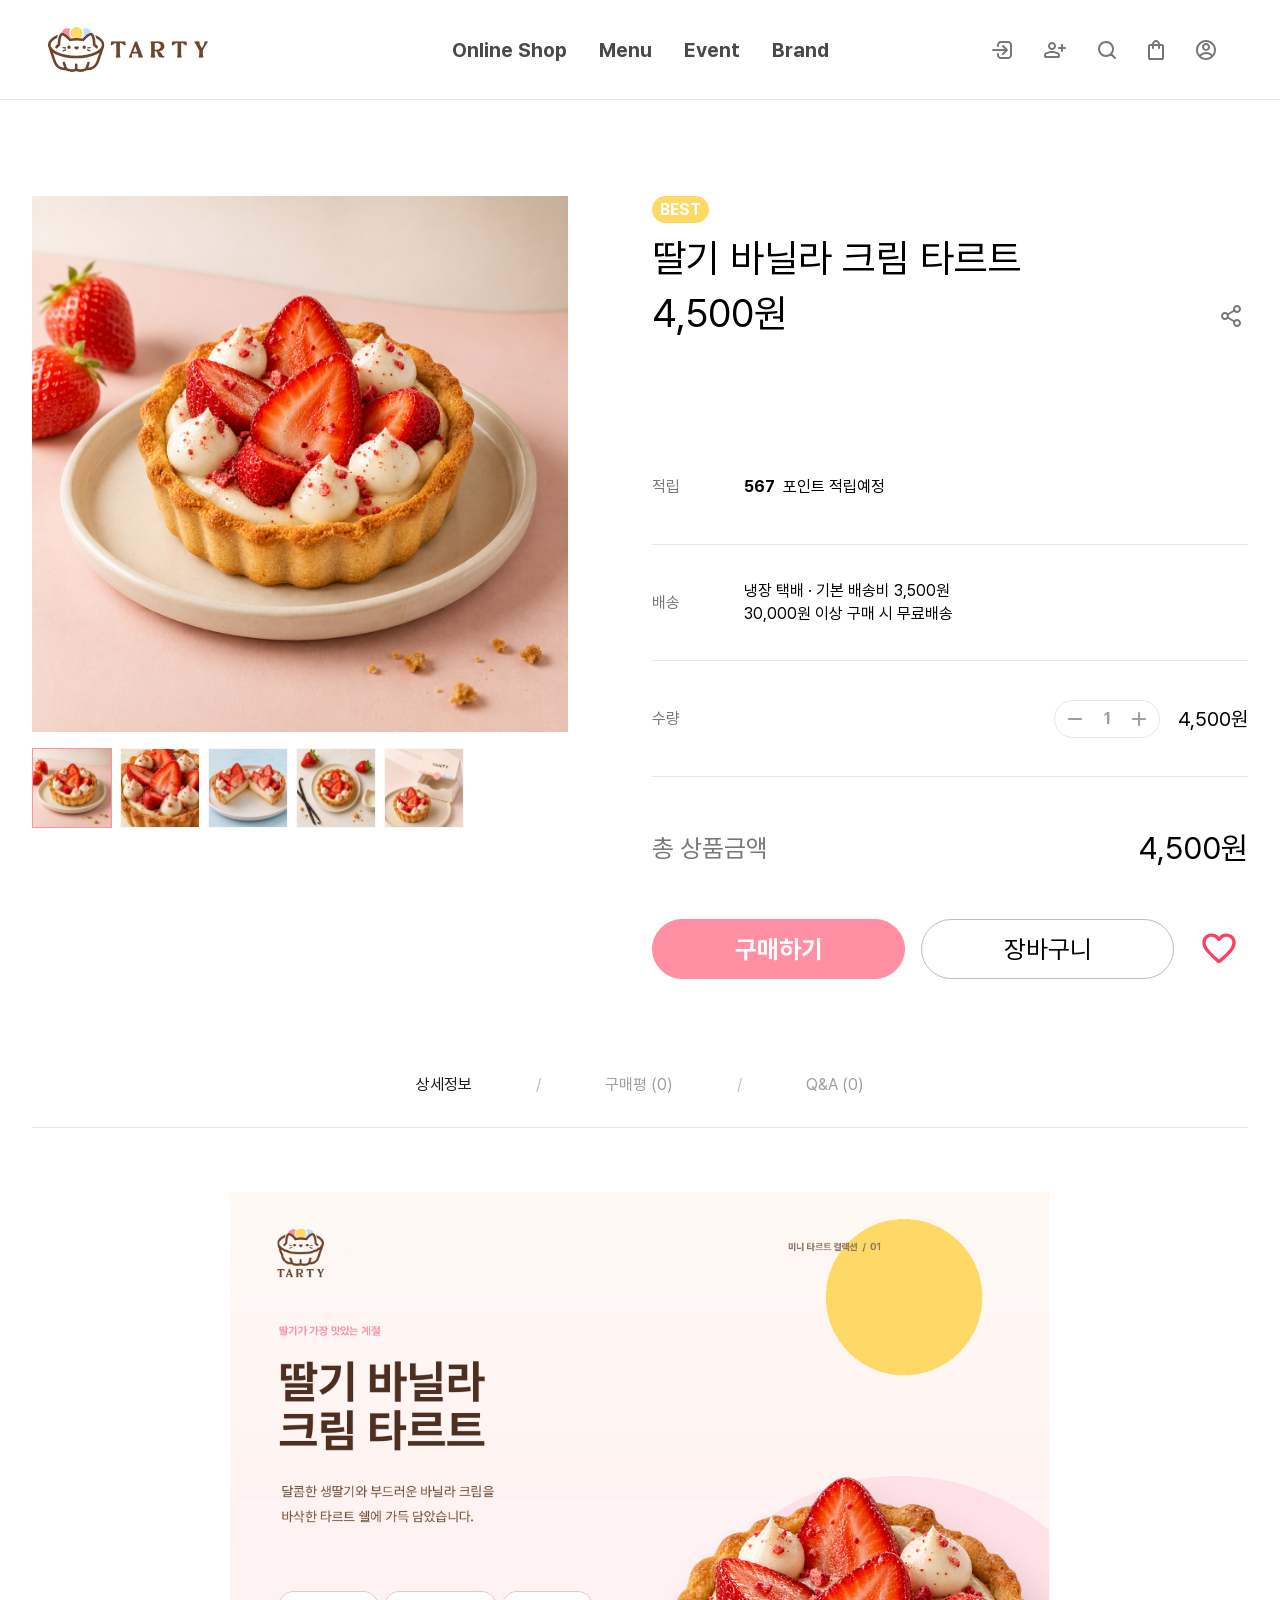
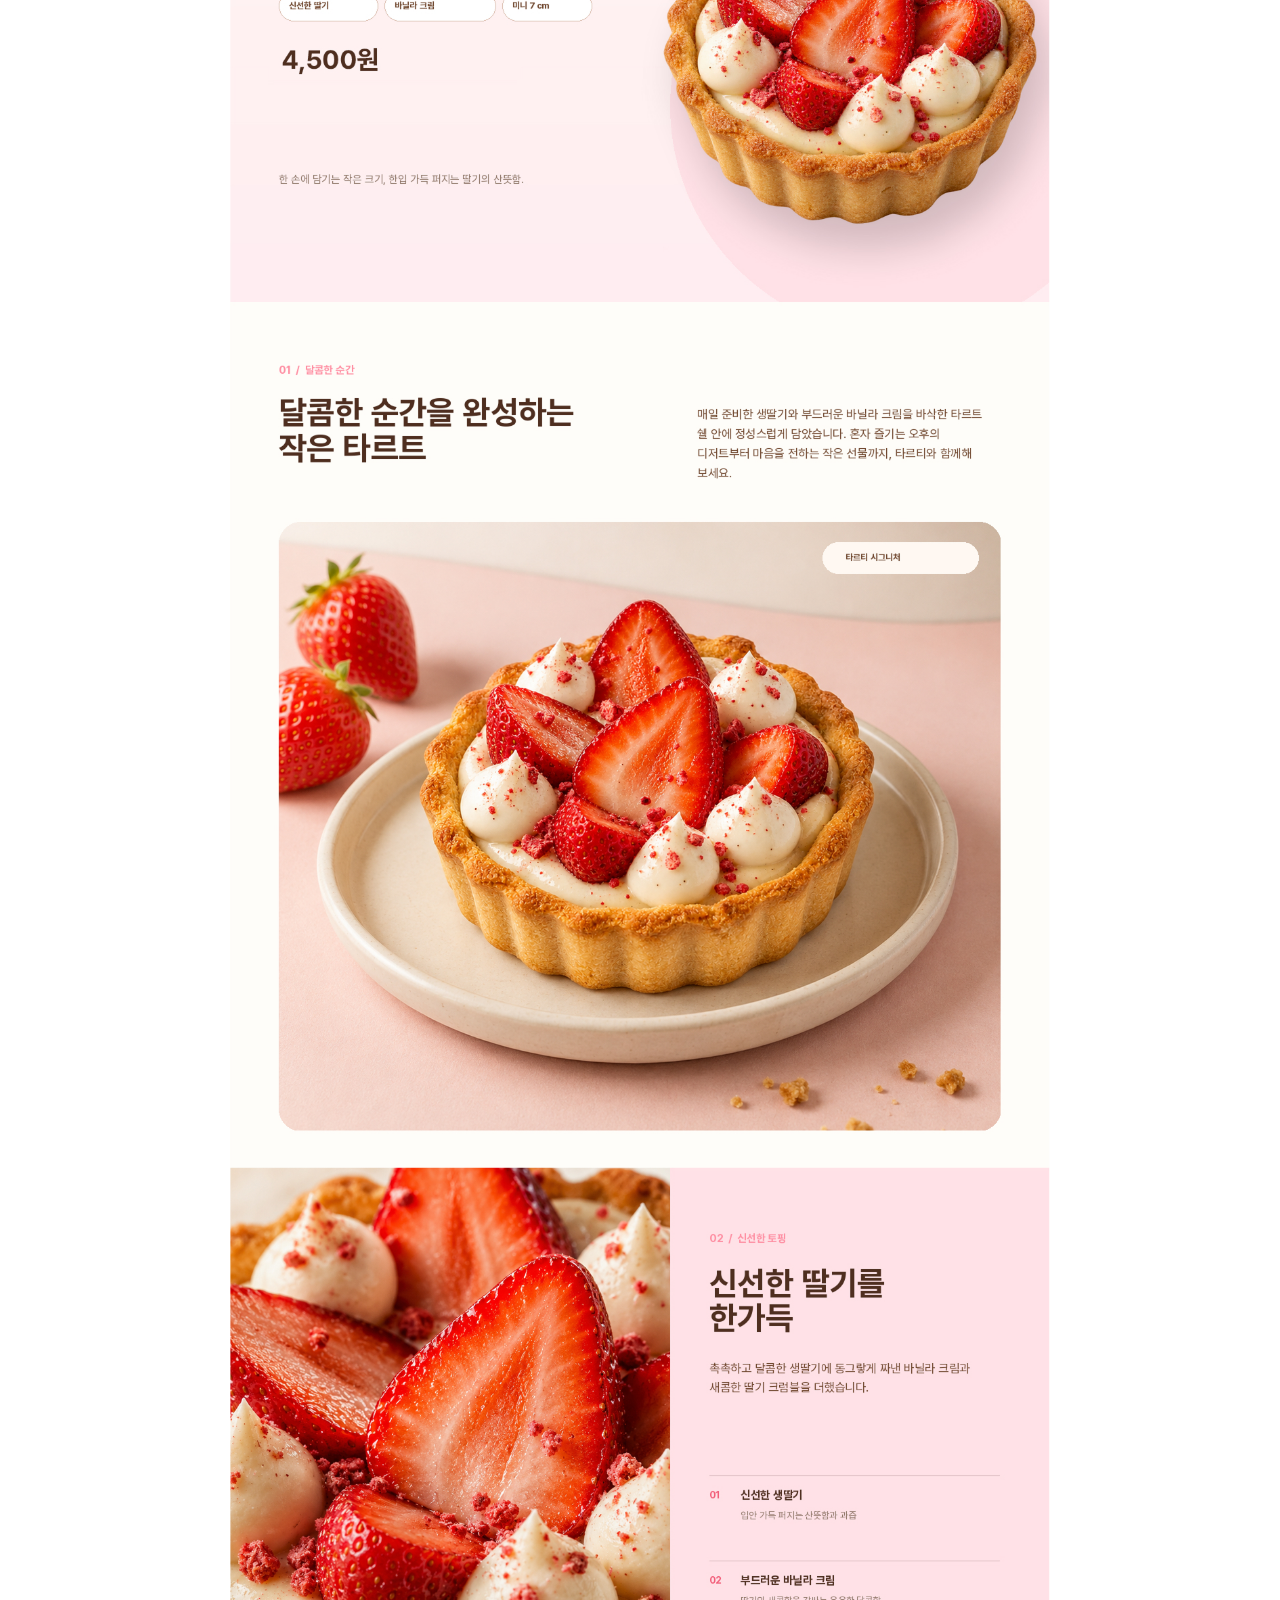
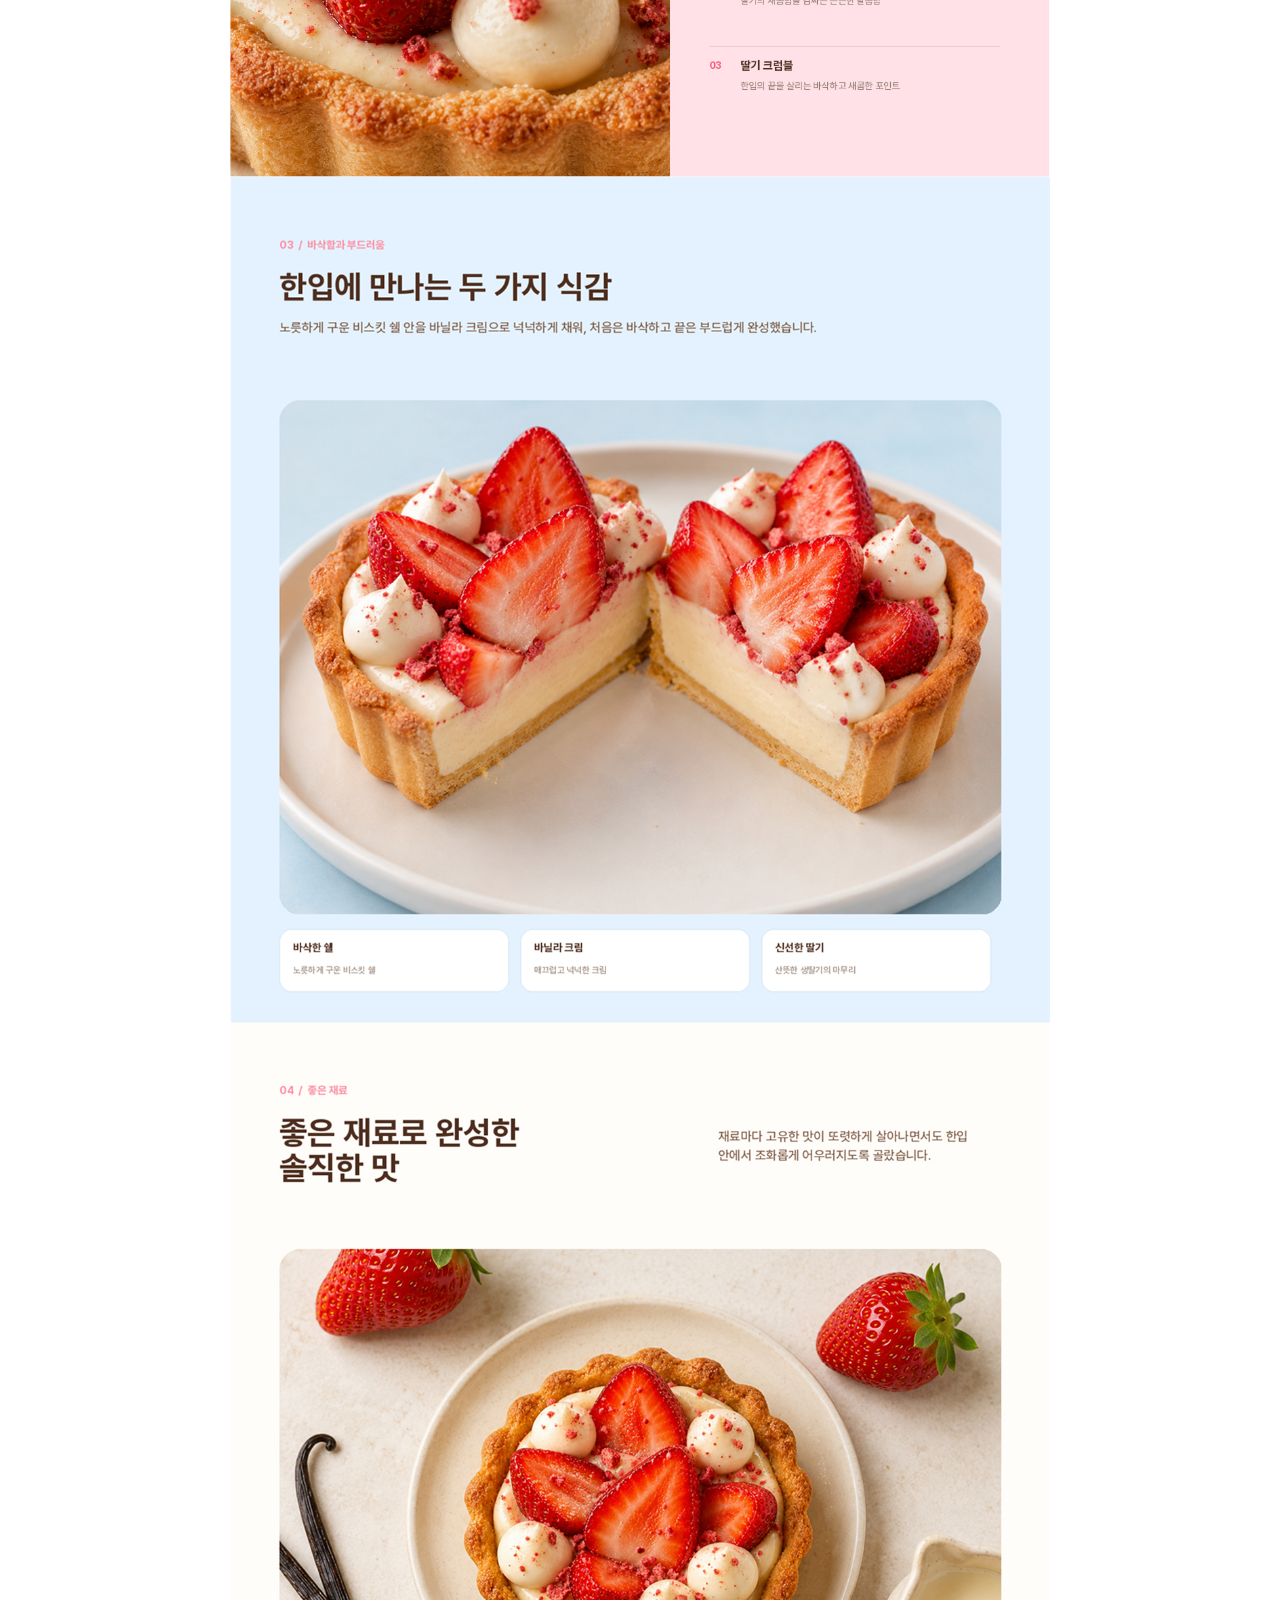
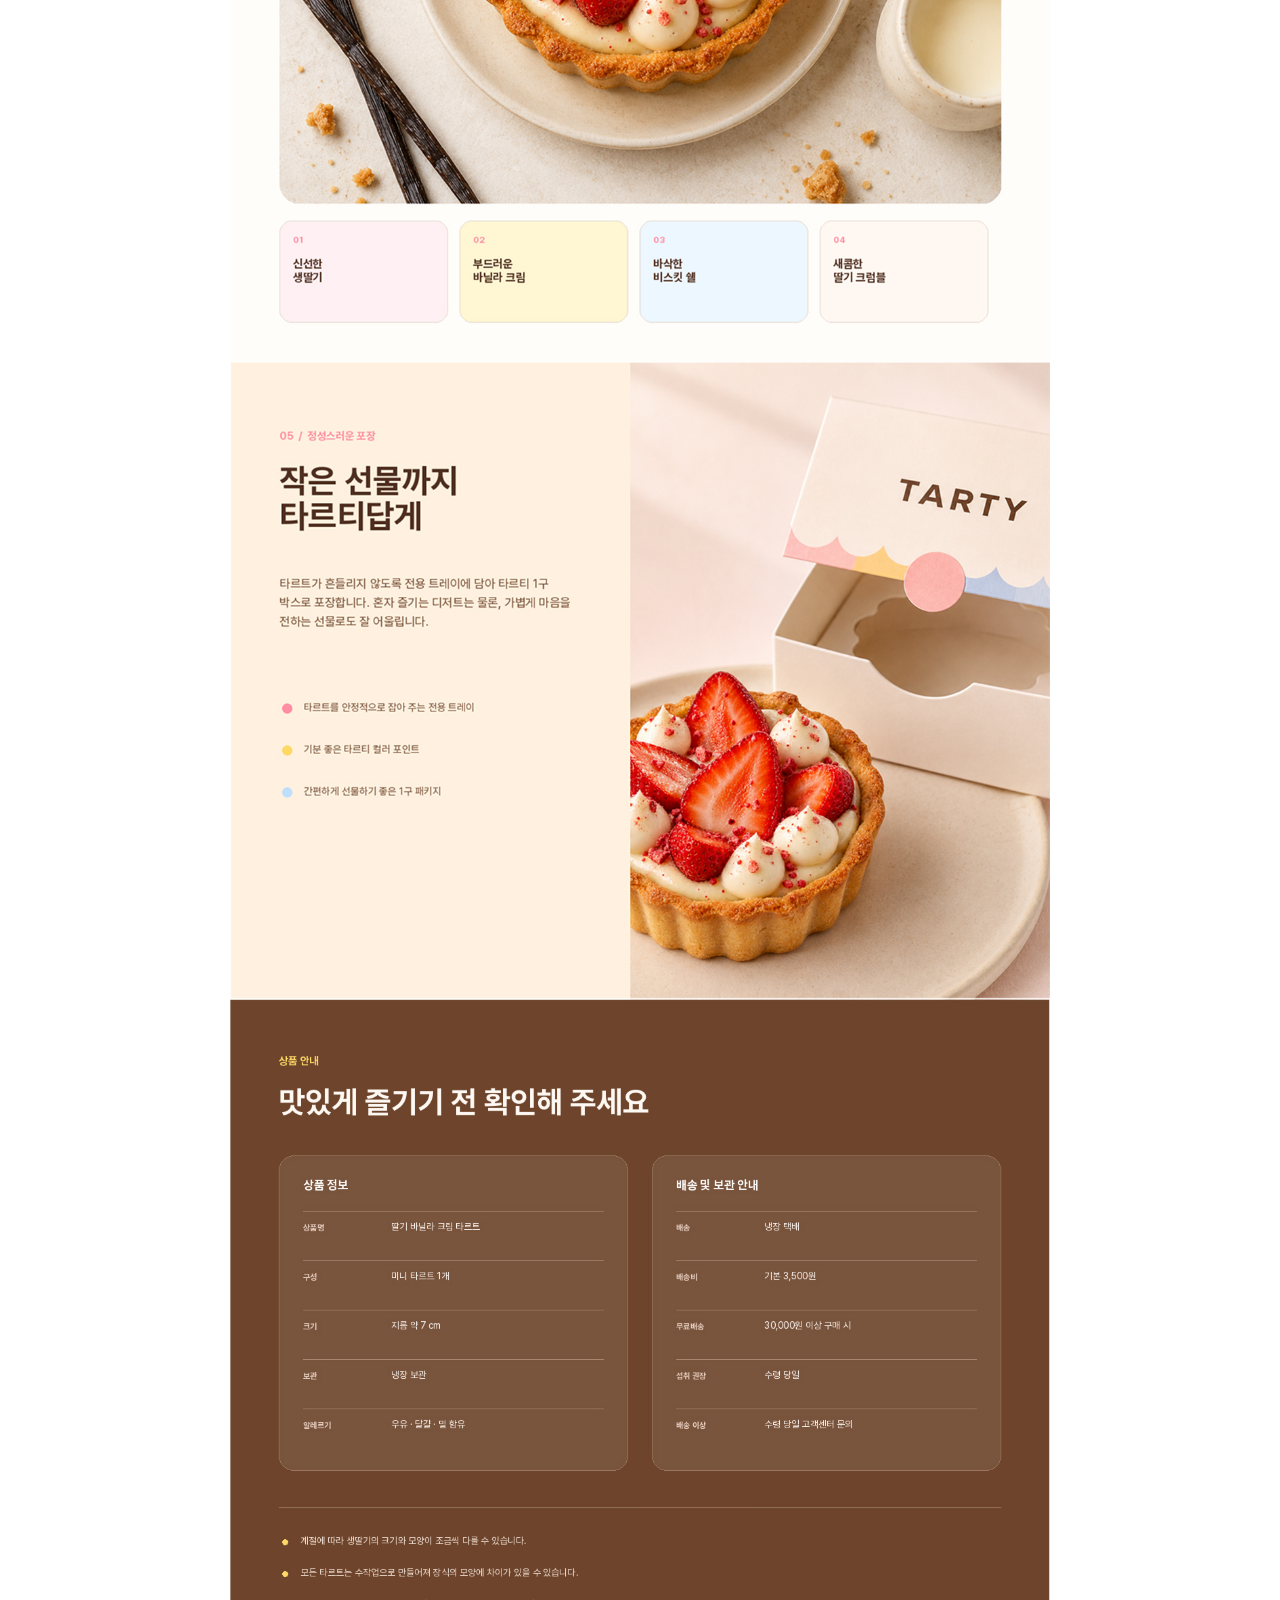
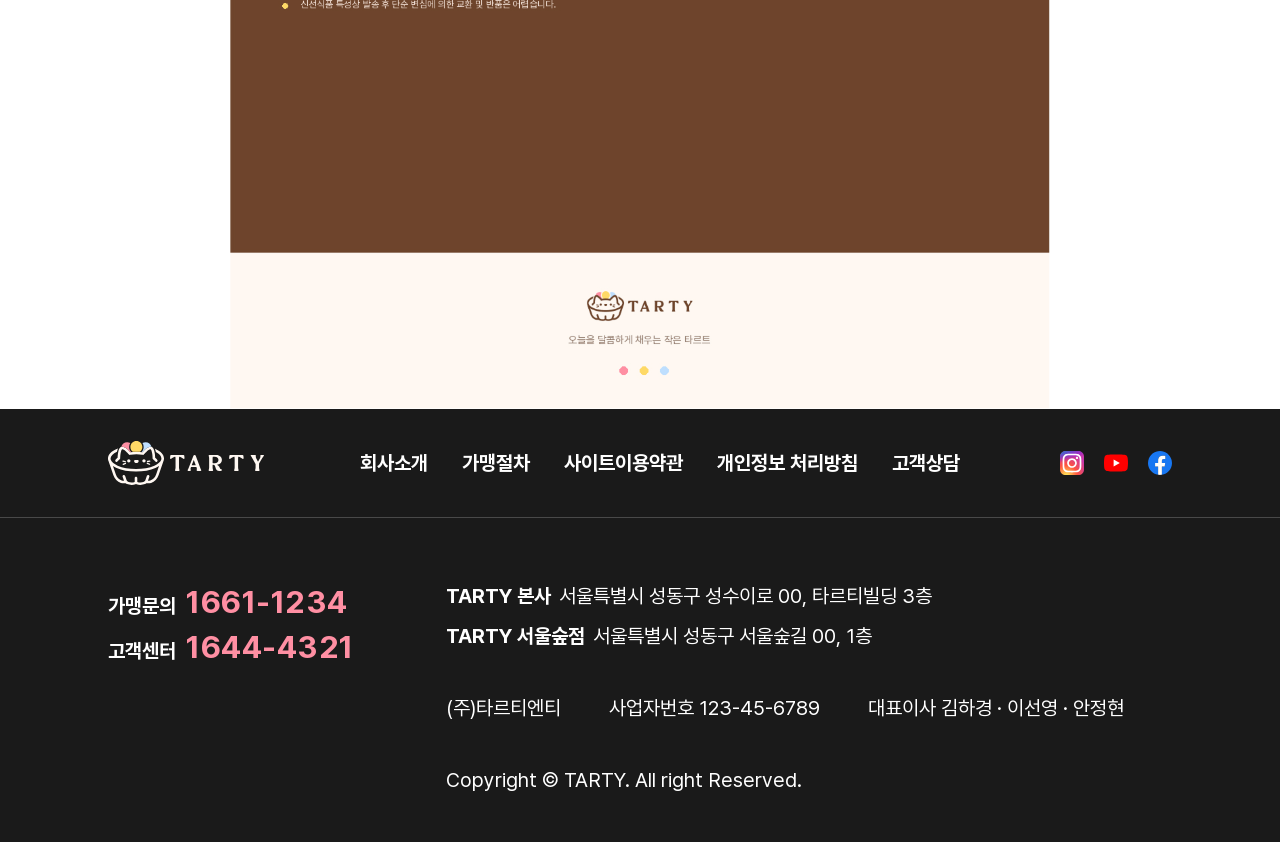
<file: product.html>
<!DOCTYPE html>
<html lang="ko">

<head>
    <meta charset="UTF-8">
    <meta name="viewport" content="width=device-width, height=device-height, initial-scale=1, maximum-scale=1, minimum-scale=1, viewport-fit=cover">
    <title>딸기 바닐라 크림 타르트 | TARTY</title>
    <link rel="stylesheet" href="./css/font.css">
    <link rel="stylesheet" href="./css/reset.css">
    <link rel="stylesheet" href="./css/common.css">
    <link rel="stylesheet" href="./css/header.css">
    <link rel="stylesheet" href="./css/product.css">
    <script src="./js/index.js" defer></script>
    <script src="./js/product.js" defer></script>
</head>

<body>

    <header class="site-header">
        <div class="header-inner">
            <button class="menu-toggle" type="button" aria-label="메뉴 열기" aria-controls="main-navigation"
                aria-expanded="false">
                <img src="./img/icn-menu.svg" alt="메뉴 열기">
            </button>

            <a href="./index.html" class="logo" aria-label="TARTY 홈">
                <h1>TARTY</h1>
                <img src="./img/logo.svg" alt="TARTY">
            </a>

            <nav class="main-nav" id="main-navigation" aria-label="주요 메뉴">
                <div class="sidebar-header">
                    <button class="sidebar-close" type="button" aria-label="메뉴 닫기">
                        <img src="./img/icn-close.svg" alt="메뉴 닫기">
                    </button>
                </div>
                <ul>
                    <li class="nav-item">
                        <a href="./index.html">Online Shop</a>
                        <button class="submenu-toggle" type="button" aria-label="Online Shop 하위 메뉴 접기"
                            aria-expanded="true">
                            <span aria-hidden="true"></span>
                        </button>
                        <ul class="submenu">
                            <li><a href="./index.html">인기상품</a></li>
                            <li><a href="./index.html">이벤트</a></li>
                            <li><a href="./index.html">후기</a></li>
                        </ul>
                    </li>
                    <li class="nav-item is-expanded">
                        <a href="./product-list.html">Menu</a>
                        <button class="submenu-toggle" type="button" aria-label="Menu 하위 메뉴 펼치기" aria-expanded="false">
                            <span aria-hidden="true"></span>
                        </button>
                        <ul class="submenu">
                            <li><a href="./product-list.html">미니</a></li>
                            <li><a href="./product-list.html">미디움</a></li>
                            <li><a href="./product-list.html">빅</a></li>
                        </ul>
                    </li>
                    <li class="nav-item">
                        <a href="./event-list.html">Event</a>
                        <button class="submenu-toggle" type="button" aria-label="Event 하위 메뉴 펼치기" aria-expanded="false">
                            <span aria-hidden="true"></span>
                        </button>
                        <ul class="submenu">
                            <li><a href="./event-list.html">진행 중 이벤트</a></li>
                            <li><a href="./event-list.html">종료된 이벤트</a></li>
                        </ul>
                    </li>
                    <li class="nav-item">
                        <a href="./brand.html">Brand</a>
                        <button class="submenu-toggle" type="button" aria-label="Brand 하위 메뉴 펼치기" aria-expanded="false">
                            <span aria-hidden="true"></span>
                        </button>
                        <ul class="submenu">
                            <li><a href="./brand.html">스토리</a></li>
                        </ul>
                    </li>
                </ul>
            </nav>
            <button class="menu-backdrop" type="button" aria-label="메뉴 닫기" tabindex="-1"></button>

            <aside class="account-panel" id="account-panel" aria-label="회원 메뉴" inert>
                <div class="account-panel-header">
                    <button class="account-panel-close" type="button" aria-label="회원 메뉴 닫기">
                        <img src="./img/icn-close.svg" alt="회원 메뉴 닫기">
                    </button>
                </div>
                <ul>
                    <li>
                        <a href="./login.html">
                            <img src="./img/icn-login.svg" alt="로그인">
                            <span>로그인</span>
                        </a>
                    </li>
                    <li>
                        <a href="./login.html">
                            <img src="./img/icn-create-account.svg" alt="회원가입">
                            <span>회원가입</span>
                        </a>
                    </li>
                    <li>
                        <a href="./login.html">
                            <img src="./img/icn-search.svg" alt="검색">
                            <span>검색</span>
                        </a>
                    </li>
                    <li>
                        <a href="./login.html">
                            <img src="./img/icn-bag.svg" alt="장바구니">
                            <span>장바구니</span>
                        </a>
                    </li>
                    <li>
                        <a href="./login.html">
                            <img src="./img/icn-profile.svg" alt="프로필">
                            <span>프로필</span>
                        </a>
                    </li>
                </ul>
            </aside>

            <div class="header-actions">
                <a href="./login.html" class="icon-btn" aria-label="로그인">
                    <img src="./img/icn-login.svg" alt="로그인">
                </a>
                <a href="./login.html" class="icon-btn" aria-label="회원가입">
                    <img src="./img/icn-create-account.svg" alt="회원가입">
                </a>
                <a href="./login.html" class="icon-btn" aria-label="검색">
                    <img src="./img/icn-search.svg" alt="검색">
                </a>
                <a href="./login.html" class="icon-btn" aria-label="장바구니">
                    <img src="./img/icn-bag.svg" alt="장바구니">
                </a>
                <a href="./login.html" class="icon-btn profile-action" aria-label="회원 메뉴 열기"
                    aria-controls="account-panel" aria-expanded="false">
                    <img src="./img/icn-profile.svg" alt="프로필">
                </a>
            </div>
        </div>
    </header>

    <main class="product-page">
        <section class="product-view">
            <div class="product-gallery">
                <div class="main-image-wrap">
                    <img id="product-main-image" src="./img/buy/tart-detail-pc1.jpg" alt="딸기 바닐라 크림 타르트" loading="eager">
                </div>
                <div class="thumbnail-list">
                    <button class="thumbnail is-active" type="button" data-image="./img/buy/tart-detail-pc1.jpg"
                        aria-label="상품 이미지 1 선택">
                        <picture>
                            <source media="(max-width: 768px)" srcset="./img/buy/tart-detail-pc1.jpg">
                            <source media="(max-width: 1024px)" srcset="./img/buy/tart-detail-pc1.jpg">
                            <img src="./img/buy/tart-detail-pc1.jpg" alt="상품 이미지 1" loading="eager">
                        </picture>
                    </button>
                    <button class="thumbnail" type="button" data-image="./img/buy/tart-detail-pc2.jpg"
                        aria-label="상품 이미지 2 선택">
                        <picture>
                            <source media="(max-width: 768px)" srcset="./img/buy/tart-detail-pc2.jpg">
                            <source media="(max-width: 1024px)" srcset="./img/buy/tart-detail-pc2.jpg">
                            <img src="./img/buy/tart-detail-pc2.jpg" alt="상품 이미지 2">
                        </picture>
                    </button>
                    <button class="thumbnail" type="button" data-image="./img/buy/tart-detail-pc3.jpg"
                        aria-label="상품 이미지 3 선택">
                        <picture>
                            <source media="(max-width: 768px)" srcset="./img/buy/tart-detail-pc3.jpg">
                            <source media="(max-width: 1024px)" srcset="./img/buy/tart-detail-pc3.jpg">
                            <img src="./img/buy/tart-detail-pc3.jpg" alt="상품 이미지 3">
                        </picture>
                    </button>
                    <button class="thumbnail" type="button" data-image="./img/buy/tart-detail-pc4.jpg"
                        aria-label="상품 이미지 4 선택">
                        <picture>
                            <source media="(max-width: 768px)" srcset="./img/buy/tart-detail-pc4.jpg">
                            <source media="(max-width: 1024px)" srcset="./img/buy/tart-detail-pc4.jpg">
                            <img src="./img/buy/tart-detail-pc4.jpg" alt="상품 이미지 4">
                        </picture>
                    </button>
                    <button class="thumbnail" type="button" data-image="./img/buy/tart-detail-pc5.jpg"
                        aria-label="상품 이미지 5 선택">
                        <picture>
                            <source media="(max-width: 768px)" srcset="./img/buy/tart-detail-pc5.jpg">
                            <source media="(max-width: 1024px)" srcset="./img/buy/tart-detail-pc5.jpg">
                            <img src="./img/buy/tart-detail-pc5.jpg" alt="상품 이미지 5">
                        </picture>
                    </button>
                </div>
            </div>

            <div class="product-info">
                <div class="product-heading">
                    <span class="product-badge">BEST</span>
                    <h2 id="product-title">딸기 바닐라 크림 타르트</h2>
                    <strong class="product-price">4,500원</strong>
                    <button class="share-button" type="button" aria-label="상품 공유하기">
                        <img src="./img/icn-share.svg" alt="상품 공유하기">
                    </button>
                </div>

                <dl class="product-meta">
                    <div>
                        <dt>적립</dt>
                        <dd><strong>567</strong>&nbsp; 포인트 적립예정</dd>
                    </div>
                    <div>
                        <dt>배송</dt>
                        <dd>냉장 택배 · 기본 배송비 3,500원<br>30,000원 이상 구매 시 무료배송</dd>
                    </div>
                    <div class="quantity-row">
                        <dt>수량</dt>
                        <dd>
                            <div class="quantity-control">
                                <button type="button" class="quantity-minus" aria-label="수량 줄이기"><img src="./img/icn-minus.svg" alt="수량 빼기"></button>
                                <output class="quantity-value" aria-live="polite">1</output>
                                <button type="button" class="quantity-plus" aria-label="수량 늘리기"><img src="./img/icn-plus.svg" alt="수량 더하기"></button>
                            </div>
                            <span class="line-price">4,500원</span>
                        </dd>
                    </div>
                </dl>

                <div class="product-total">
                    <span>총 상품금액</span>
                    <strong class="total-price">4,500원</strong>
                </div>

                <div class="product-actions">
                    <a href="./login.html" class="buy-button">구매하기</a>
                    <a href="#" class="cart-button">장바구니</a>
                    <button class="favorite-button" type="button" aria-label="찜하기" aria-pressed="false">
                        <img src="./img/icn-heart.svg" alt="찜하기">
                    </button>
                </div>
            </div>
        </section>

        <nav class="product-tabs" aria-label="상품 정보 메뉴">
            <a class="is-active" href="#detail">상세정보</a>
            <span aria-hidden="true">/</span>
            <a href="#reviews">구매평 (0)</a>
            <span aria-hidden="true">/</span>
            <a href="#questions">Q&amp;A (0)</a>
        </nav>
    </main>

    <section class="product-detail-images" id="detail" aria-label="상품 상세정보">
        <picture>
            <source media="(max-width: 768px)" srcset="./img/buy/detail-buy-mo1.jpg">
            <source media="(max-width: 1024px)" srcset="./img/buy/detail-buy-pad1.jpg">
            <img src="./img/buy/detail-buy-pc1.jpg" alt="딸기 바닐라 크림 타르트 상세정보 1">
        </picture>
        <picture>
            <source media="(max-width: 768px)" srcset="./img/buy/detail-buy-mo2.jpg">
            <source media="(max-width: 1024px)" srcset="./img/buy/detail-buy-pad2.jpg">
            <img src="./img/buy/detail-buy-pc2.jpg" alt="딸기 바닐라 크림 타르트 상세정보 2">
        </picture>
        <picture>
            <source media="(max-width: 768px)" srcset="./img/buy/detail-buy-mo3.jpg">
            <source media="(max-width: 1024px)" srcset="./img/buy/detail-buy-pad3.jpg">
            <img src="./img/buy/detail-buy-pc3.jpg" alt="딸기 바닐라 크림 타르트 상세정보 3">
        </picture>
    </section>

    <footer class="site-footer">
        <div class="footer-top">
            <div class="footer-inner"><a href="./index.html" class="footer-logo" aria-label="TARTY 홈"><img
                        src="./img/logo-footer.svg" alt="TARTY"></a>
                <nav class="footer-nav" aria-label="푸터 메뉴">
                    <ul>
                        <li><a href="./brand.html">회사소개</a></li>
                        <li><a href="./brand.html">가맹절차</a></li>
                        <li><a href="./brand.html">사이트이용약관</a></li>
                        <li><a href="./brand.html">개인정보 처리방침</a></li>
                        <li><a href="./login.html">고객상담</a></li>
                    </ul>
                </nav>
                <div class="footer-social">
                    <a href="https://instagram.com" target="_blank" aria-label="인스타그램"><img src="./img/icn-insta.svg" alt="인스타그램 아이콘"></a>
                    <a href="https://youtube.com" target="_blank" aria-label="유튜브"><img src="./img/icn-youtube.svg" alt="유튜브 아이콘"></a>
                    <a href="https://facebook.com" target="_blank" aria-label="페이스북"><img src="./img/icn-facebook.svg" alt="페이스북 아이콘"></a>
                </div>
            </div>
        </div>
        <div class="footer-bottom">
            <div class="footer-inner">
                <div class="footer-contact">
                    <p><span>가맹문의</span><strong><a href="tel:1661-1234">1661-1234</a></strong></p>
                    <p><span>고객센터</span><strong><a href="tel:1644-4321">1644-4321</a></strong></p>
                </div>
                <div class="footer-company">
                    <address>
                        <p><b>TARTY 본사</b> 서울특별시 성동구 성수이로 00, 타르티빌딩 3층</p>
                        <p><b>TARTY 서울숲점</b> 서울특별시 성동구 서울숲길 00, 1층</p>
                    </address>
                    <div class="company-row">
                        <div>(주)타르티엔티</div> 
                        <div><span>사업자번호</span> 123-45-6789</div>
                        <div><span>대표이사</span> 김하경 · 이선영 · 안정현</div>
                    </div>
                    <p class="copyright">Copyright © TARTY. All right Reserved.</p>
                </div>
            </div>
        </div>
    </footer>

</body>

</html>
</file>
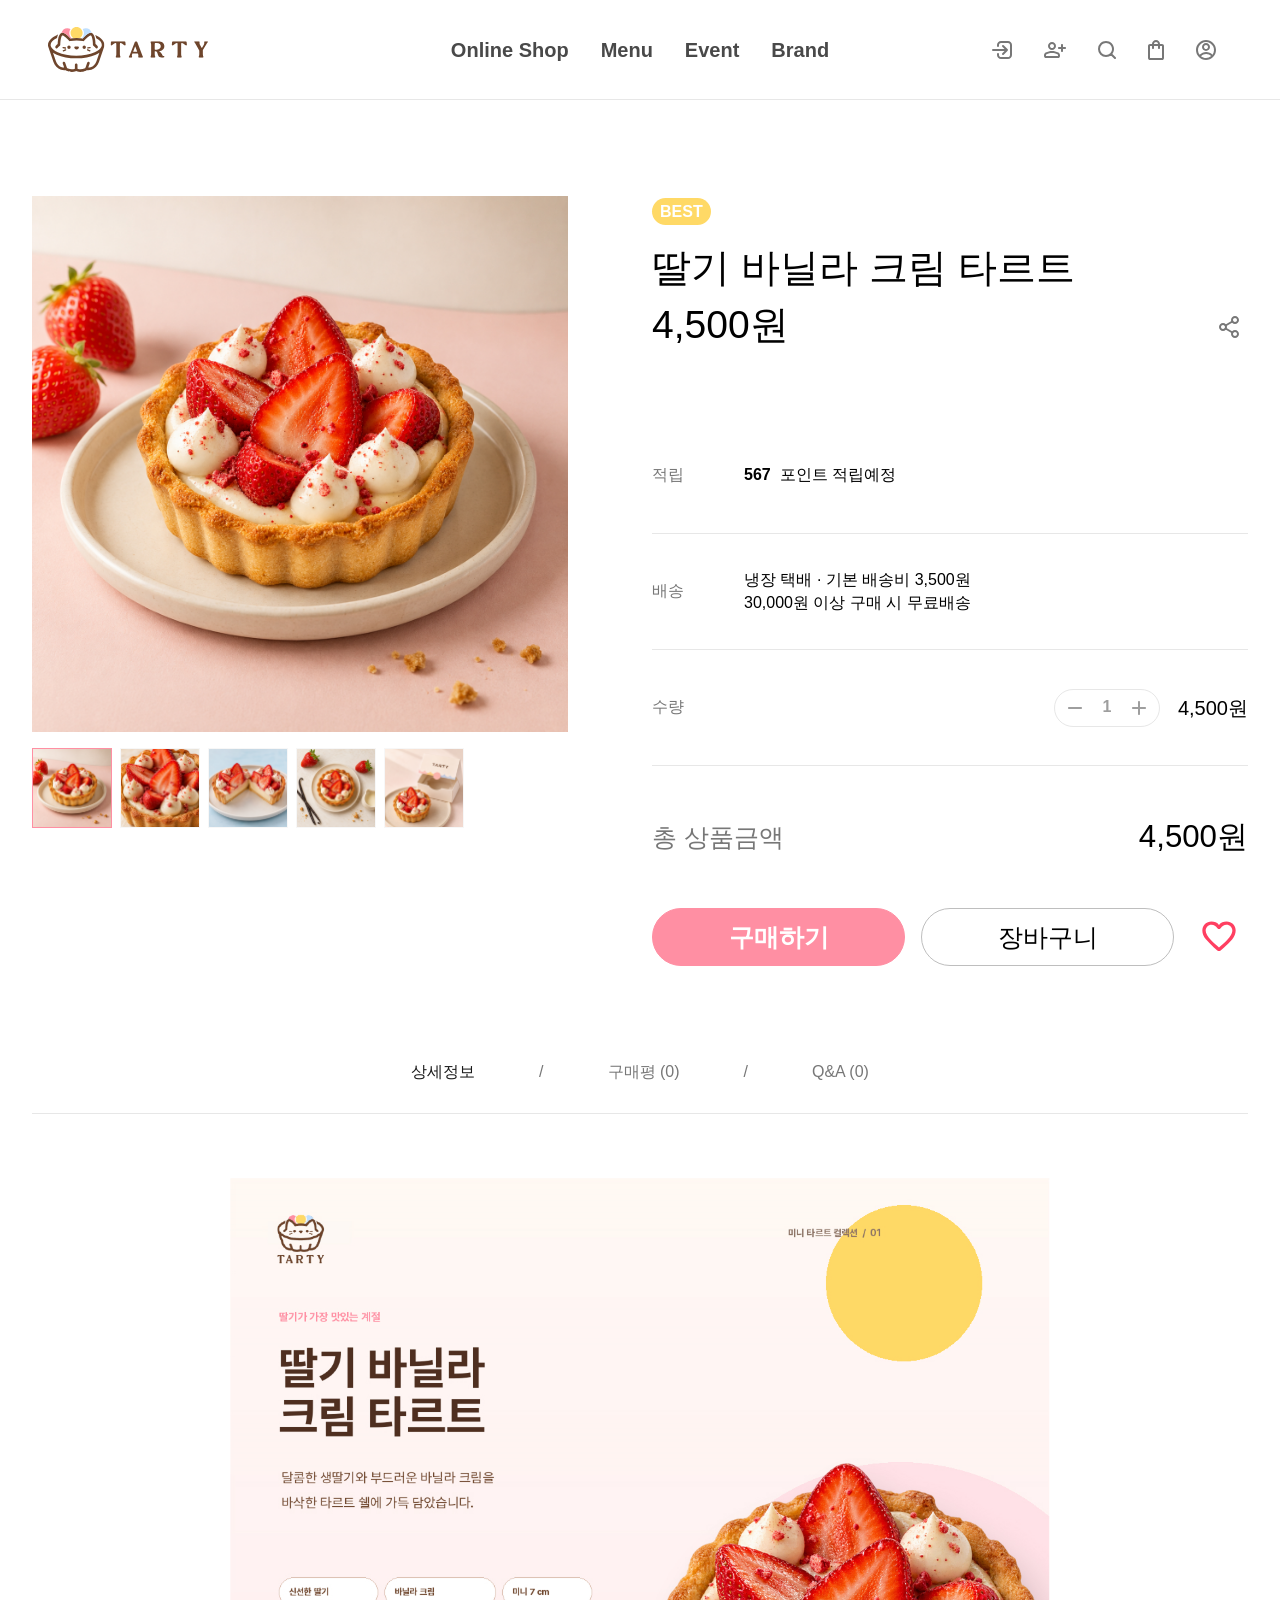
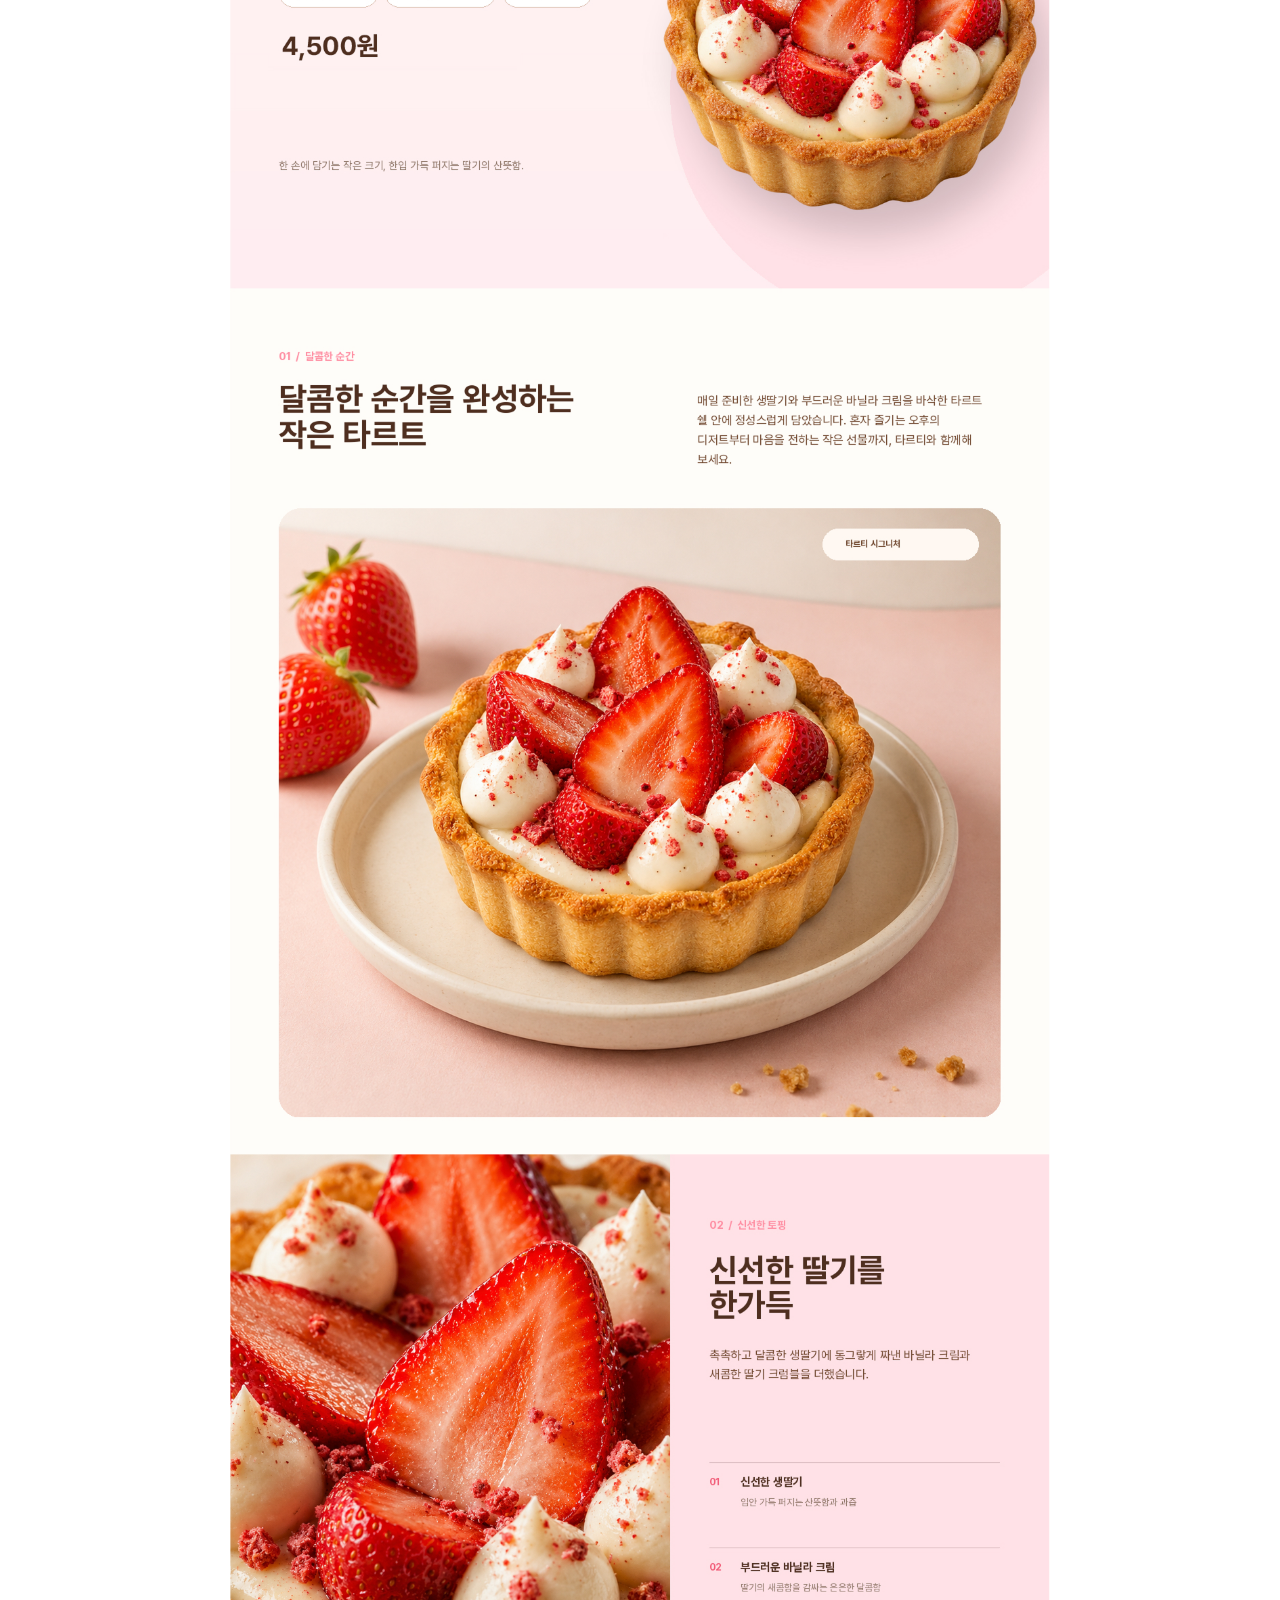
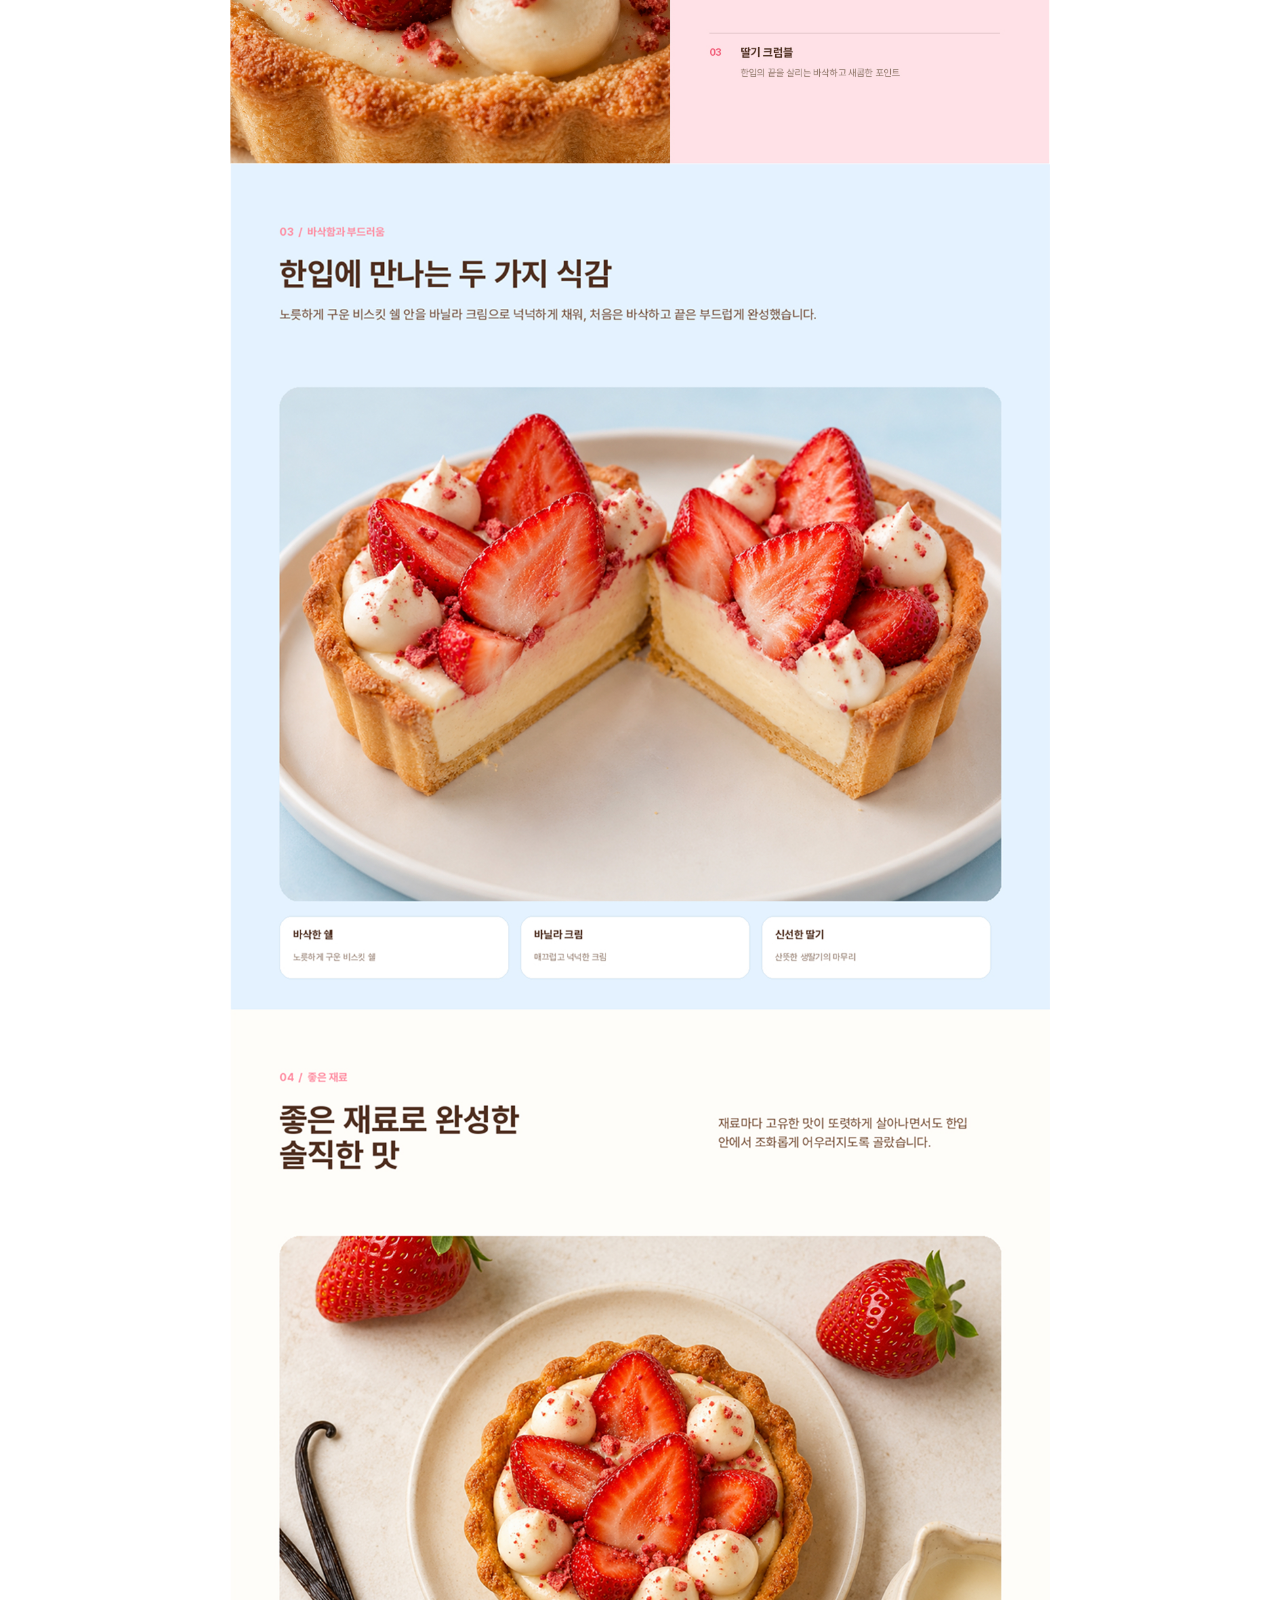
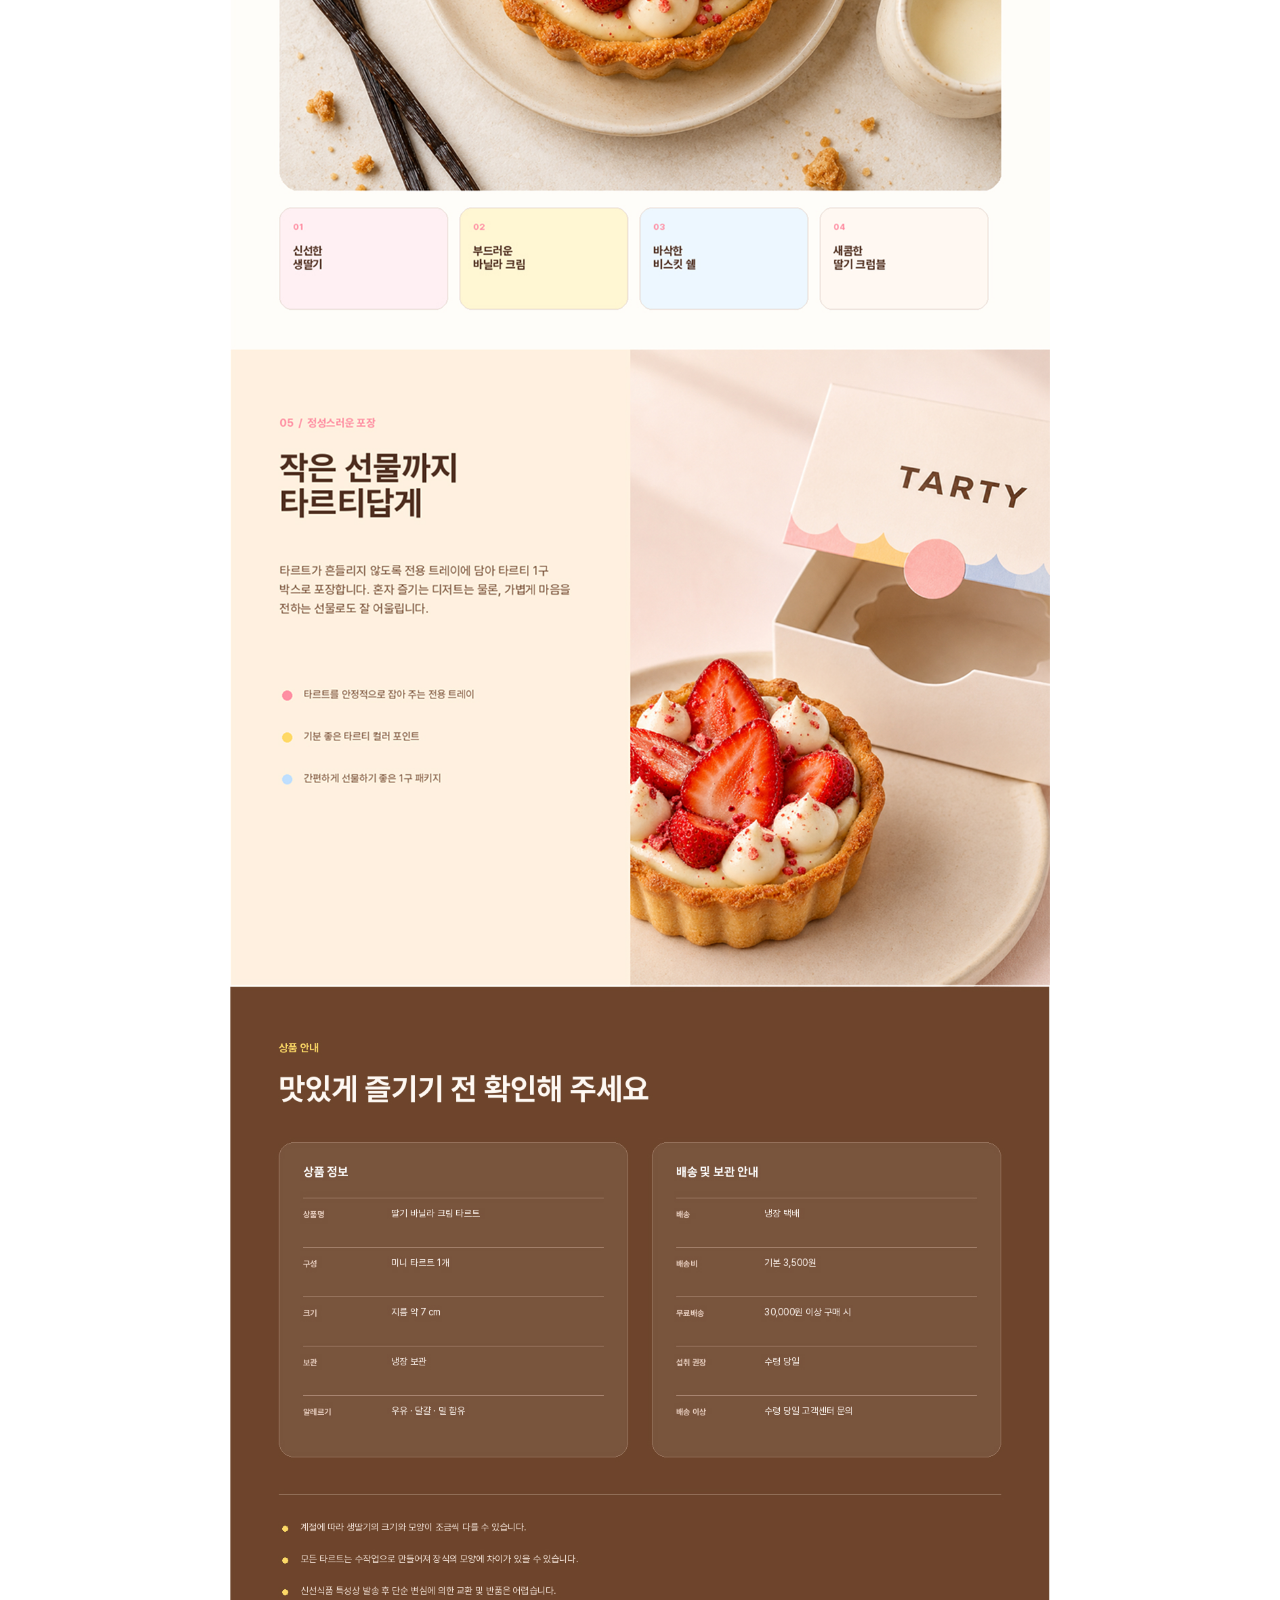
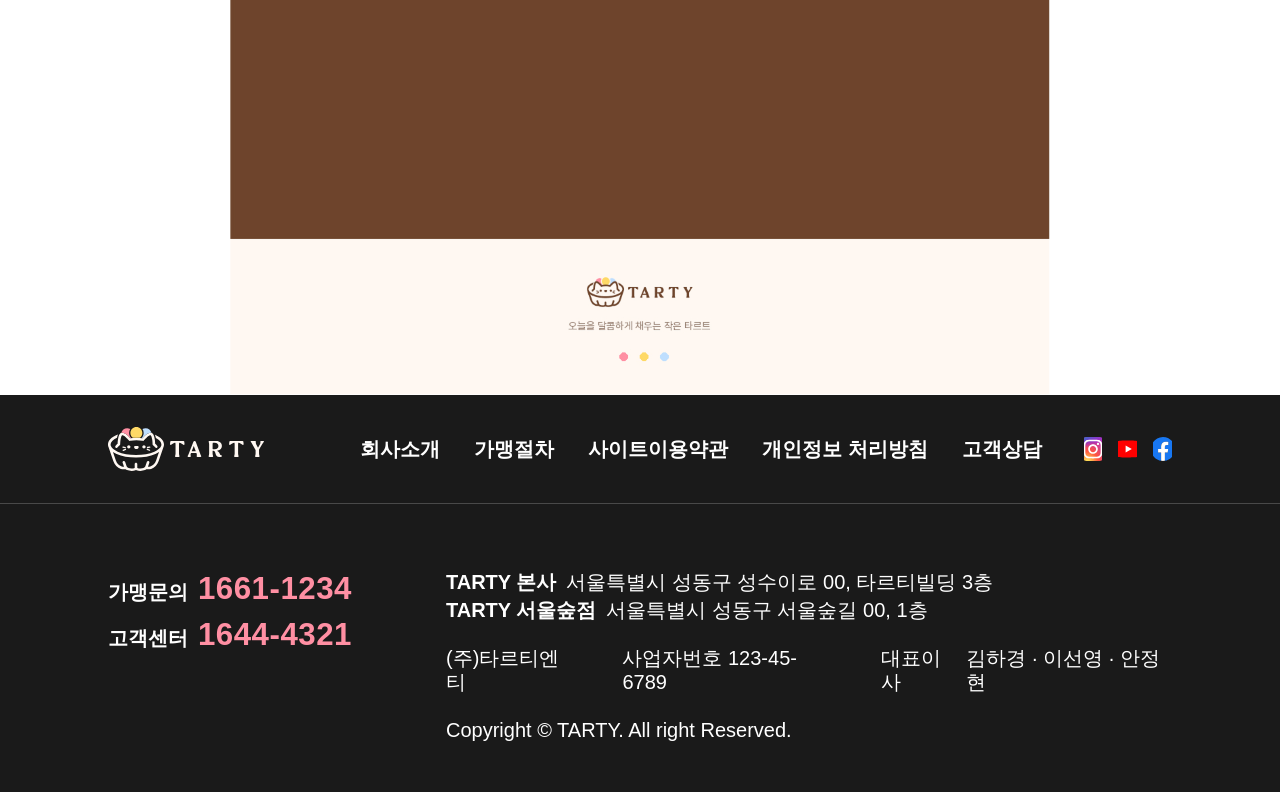
<file: hakyung/product.html>
<!DOCTYPE html>
<html lang="ko">

<head>
    <meta charset="UTF-8">
    <meta name="viewport" content="width=device-width, height=device-height, initial-scale=1, maximum-scale=1, minimum-scale=1, viewport-fit=cover">
    <title>딸기 바닐라 크림 타르트 | TARTY</title>
    <link rel="stylesheet" href="./css/font.css">
    <link rel="stylesheet" href="./css/reset.css">
    <link rel="stylesheet" href="./css/common.css">
    <link rel="stylesheet" href="./css/header.css">
    <link rel="stylesheet" href="./css/product.css">
    <script src="./js/index.js" defer></script>
    <script src="./js/product.js" defer></script>
</head>

<body>

    <header class="site-header">
        <div class="header-inner">
            <button class="menu-toggle" type="button" aria-label="메뉴 열기" aria-controls="main-navigation"
                aria-expanded="false">
                <img src="./img/icn-menu.svg" alt="">
            </button>

            <a href="./index.html" class="logo" aria-label="TARTY 홈">
                <img src="./img/logo.svg" alt="TARTY">
            </a>

            <nav class="main-nav" id="main-navigation" aria-label="주요 메뉴">
                <div class="sidebar-header">
                    <button class="sidebar-close" type="button" aria-label="메뉴 닫기">
                        <img src="./img/icn-close.svg" alt="메뉴 닫기">
                    </button>
                </div>
                <ul>
                    <li class="nav-item">
                        <a href="./index.html">Online Shop</a>
                        <button class="submenu-toggle" type="button" aria-label="Online Shop 하위 메뉴 접기"
                            aria-expanded="true">
                            <span aria-hidden="true"></span>
                        </button>
                        <ul class="submenu">
                            <li><a href="./index.html#best-title">인기상품</a></li>
                            <li><a href="./index.html#event-title">이벤트</a></li>
                            <li><a href="./index.html#insta-title">후기</a></li>
                        </ul>
                    </li>
                    <li class="nav-item is-expanded">
                        <a href="./product-list.html">Menu</a>
                        <button class="submenu-toggle" type="button" aria-label="Menu 하위 메뉴 펼치기" aria-expanded="false">
                            <span aria-hidden="true"></span>
                        </button>
                        <ul class="submenu">
                            <li><a href="./product-list.html">미니</a></li>
                            <li><a href="#">미디움</a></li>
                            <li><a href="#">빅</a></li>
                        </ul>
                    </li>
                    <li class="nav-item">
                        <a href="./event-list.html">Event</a>
                        <button class="submenu-toggle" type="button" aria-label="Event 하위 메뉴 펼치기" aria-expanded="false">
                            <span aria-hidden="true"></span>
                        </button>
                        <ul class="submenu">
                            <li><a href="./event-list.html">진행 중 이벤트</a></li>
                            <li><a href="#">종료된 이벤트</a></li>
                        </ul>
                    </li>
                    <li class="nav-item">
                        <a href="./brand.html">Brand</a>
                        <button class="submenu-toggle" type="button" aria-label="Brand 하위 메뉴 펼치기" aria-expanded="false">
                            <span aria-hidden="true"></span>
                        </button>
                        <ul class="submenu">
                            <li><a href="./brand.html">스토리</a></li>
                        </ul>
                    </li>
                </ul>
            </nav>
            <button class="menu-backdrop" type="button" aria-label="메뉴 닫기" tabindex="-1"></button>

            <aside class="account-panel" id="account-panel" aria-label="회원 메뉴" inert>
                <div class="account-panel-header">
                    <button class="account-panel-close" type="button" aria-label="회원 메뉴 닫기">
                        <img src="./img/icn-close.svg" alt="회원 메뉴 닫기">
                    </button>
                </div>
                <ul>
                    <li>                    
                        <a href="#">
                            <img src="./img/icn-login.svg" alt="">
                            <span>로그인</span>
                        </a>
                    </li>
                    <li>
                        <a href="#">
                            <img src="./img/icn-create-account.svg" alt="">
                            <span>회원가입</span>
                        </a>
                    </li>
                    <li>
                        <a href="#">
                            <img src="./img/icn-search.svg" alt="">
                            <span>검색</span>
                        </a>
                    </li>
                    <li>
                        <a href="#">
                            <img src="./img/icn-bag.svg" alt="">
                            <span>장바구니</span>
                        </a>
                    </li>
                    <li>
                        <a href="#">
                            <img src="./img/icn-profile.svg" alt="">
                            <span>프로필</span>
                        </a>
                    </li>
                </ul>
            </aside>

            <div class="header-actions">
                <button class="icon-btn" type="button" aria-label="로그인">
                    <img src="./img/icn-login.svg" alt="">
                </button>
                <button class="icon-btn" type="button" aria-label="회원가입">
                    <img src="./img/icn-create-account.svg" alt="">
                </button>
                <button class="icon-btn" type="button" aria-label="검색">
                    <img src="./img/icn-search.svg" alt="">
                </button>
                <button class="icon-btn" type="button" aria-label="장바구니">
                    <img src="./img/icn-bag.svg" alt="">
                </button>
                <button class="icon-btn profile-action" type="button" aria-label="회원 메뉴 열기"
                    aria-controls="account-panel" aria-expanded="false">
                    <img src="./img/icn-profile.svg" alt="">
                </button>
            </div>
        </div>
    </header>

    <main class="product-page">
        <section class="product-view" aria-labelledby="product-title">
            <div class="product-gallery">
                <div class="main-image-wrap">
                    <img id="product-main-image" src="./img/buy/tart-detail-pc1.jpg" alt="딸기 바닐라 크림 타르트">
                </div>
                <div class="thumbnail-list" aria-label="상품 이미지 선택">
                    <button class="thumbnail is-active" type="button" data-image="./img/buy/tart-detail-pc1.jpg"
                        aria-label="상품 이미지 1 선택">
                        <img src="./img/buy/tart-detail-pc1.jpg" alt="">
                    </button>
                    <button class="thumbnail" type="button" data-image="./img/buy/tart-detail-pc2.jpg"
                        aria-label="상품 이미지 2 선택">
                        <img src="./img/buy/tart-detail-pc2.jpg" alt="">
                    </button>
                    <button class="thumbnail" type="button" data-image="./img/buy/tart-detail-pc3.jpg"
                        aria-label="상품 이미지 3 선택">
                        <img src="./img/buy/tart-detail-pc3.jpg" alt="">
                    </button>
                    <button class="thumbnail" type="button" data-image="./img/buy/tart-detail-pc4.jpg"
                        aria-label="상품 이미지 4 선택">
                        <img src="./img/buy/tart-detail-pc4.jpg" alt="">
                    </button>
                    <button class="thumbnail" type="button" data-image="./img/buy/tart-detail-pc5.jpg"
                        aria-label="상품 이미지 5 선택">
                        <img src="./img/buy/tart-detail-pc5.jpg" alt="">
                    </button>
                </div>
            </div>

            <div class="product-info">
                <div class="product-heading">
                    <span class="product-badge">BEST</span>
                    <h1 id="product-title">딸기 바닐라 크림 타르트</h1>
                    <strong class="product-price">4,500원</strong>
                    <button class="share-button" type="button" aria-label="상품 공유하기">
                        <img src="./img/icn-share.svg" alt="">
                    </button>
                </div>

                <dl class="product-meta">
                    <div>
                        <dt>적립</dt>
                        <dd><strong>567</strong>&nbsp; 포인트 적립예정</dd>
                    </div>
                    <div>
                        <dt>배송</dt>
                        <dd>냉장 택배 · 기본 배송비 3,500원<br>30,000원 이상 구매 시 무료배송</dd>
                    </div>
                    <div class="quantity-row">
                        <dt>수량</dt>
                        <dd>
                            <div class="quantity-control" aria-label="상품 수량">
                                <button type="button" class="quantity-minus" aria-label="수량 줄이기"><img src="./img/icn-minus.svg" alt="수량 빼기"></button>
                                <output class="quantity-value" aria-live="polite">1</output>
                                <button type="button" class="quantity-plus" aria-label="수량 늘리기"><img src="./img/icn-plus.svg" alt="수량 더하기"></button>
                            </div>
                            <span class="line-price">4,500원</span>
                        </dd>
                    </div>
                </dl>

                <div class="product-total">
                    <span>총 상품금액</span>
                    <strong class="total-price">4,500원</strong>
                </div>

                <div class="product-actions">
                    <button class="buy-button" type="button">구매하기</button>
                    <button class="cart-button" type="button">장바구니</button>
                    <button class="favorite-button" type="button" aria-label="찜하기" aria-pressed="false">
                        <img src="./img/icn-heart.svg" alt="">
                    </button>
                </div>
            </div>
        </section>

        <nav class="product-tabs" aria-label="상품 정보 메뉴">
            <a class="is-active" href="#detail">상세정보</a>
            <span aria-hidden="true">/</span>
            <a href="#reviews">구매평 (0)</a>
            <span aria-hidden="true">/</span>
            <a href="#questions">Q&amp;A (0)</a>
        </nav>
    </main>

    <section class="product-detail-images" id="detail" aria-label="상품 상세정보">
        <img src="./img/buy/detail-buy-pc1.jpg" alt="딸기 바닐라 크림 타르트 상세정보 1">
        <img src="./img/buy/detail-buy-pc2.jpg" alt="딸기 바닐라 크림 타르트 상세정보 2">
        <img src="./img/buy/detail-buy-pc3.jpg" alt="딸기 바닐라 크림 타르트 상세정보 3">
    </section>

    <footer class="site-footer">
        <div class="footer-top">
            <div class="footer-inner"><a href="./index.html" class="footer-logo" aria-label="TARTY 홈"><img
                        src="./img/logo-footer.svg" alt="TARTY"></a>
                <nav class="footer-nav" aria-label="푸터 메뉴">
                    <ul>
                        <li><a href="#">회사소개</a></li>
                        <li><a href="#">가맹절차</a></li>
                        <li><a href="#">사이트이용약관</a></li>
                        <li><a href="#">개인정보 처리방침</a></li>
                        <li><a href="#">고객상담</a></li>
                    </ul>
                </nav>
                <div class="footer-social" aria-label="소셜 미디어"><a href="#" aria-label="인스타그램"><img
                                src="./img/icn-insta.svg" alt="인스타그램 아이콘"></a><a href="#" aria-label="유튜브"><img
                                src="./img/icn-youtube.svg" alt="유튜브 아이콘"></a><a href="#" aria-label="페이스북"><img
                                src="./img/icn-facebook.svg" alt="페이스북 아이콘"></a></div>
            </div>
        </div>
        <div class="footer-bottom">
            <div class="footer-inner">
                <div class="footer-contact">
                    <p><span>가맹문의</span><strong>1661-1234</strong></p>
                    <p><span>고객센터</span><strong>1644-4321</strong></p>
                </div>
                <div class="footer-company">
                    <address>
                        <p><b>TARTY 본사</b> 서울특별시 성동구 성수이로 00, 타르티빌딩 3층</p>
                        <p><b>TARTY 서울숲점</b> 서울특별시 성동구 서울숲길 00, 1층</p>
                    </address>
                    <div class="company-row">
                        <div>(주)타르티엔티</div> 
                        <div>사업자번호 123-45-6789</div>
                        <div>대표이사</div>
                        <div>김하경 · 이선영 · 안정현</div>
                    </div>
                    <p class="copyright">Copyright © TARTY. All right Reserved.</p>
                </div>
            </div>
        </div>
    </footer>
</body>

</html>
</file>
<file: css/font.css>
@font-face {
    font-family: 'Pretendard';
    src: url('../font/Pretendard-Thin.woff2') format('woff2');
    font-weight: 100;
    font-display: swap;
}

@font-face {
    font-family: 'Pretendard';
    src: url('../font/Pretendard-ExtraLight.woff2') format('woff2');
    font-weight: 200;
    font-display: swap;
}

@font-face {
    font-family: 'Pretendard';
    src: url('../font/Pretendard-Light.woff2') format('woff2');
    font-weight: 300;
    font-display: swap;
}

@font-face {
    font-family: 'Pretendard';
    src: url('../font/Pretendard-Regular.woff2') format('woff2');
    font-weight: 400;
    font-display: swap;
}

@font-face {
    font-family: 'Pretendard';
    src: url('../font/Pretendard-Medium.woff2') format('woff2');
    font-weight: 500;
    font-display: swap;
}

@font-face {
    font-family: 'Pretendard';
    src: url('../font/Pretendard-SemiBold.woff2') format('woff2');
    font-weight: 600;
    font-display: swap;
}

@font-face {
    font-family: 'Pretendard';
    src: url('../font/Pretendard-Bold.woff2') format('woff2');
    font-weight: 700;
    font-display: swap;
}

@font-face {
    font-family: 'Pretendard';
    src: url('../font/Pretendard-ExtraBold.woff2') format('woff2');
    font-weight: 800;
    font-display: swap;
}

@font-face {
    font-family: 'Pretendard';
    src: url('../font/Pretendard-Black.woff2') format('woff2');
    font-weight: 900;
    font-display: swap;
}
</file>
<file: css/common.css>
/* 변수 */
:root {
    /* 디바이스 별 글씨 크기 기준 */
    --fs-pc: 16px;
    --fs-pad: 14px;
    --fs-mo: 12px;

    /* 행간 */
    --lh1: 1.2;
    --lh2: 1.4;

    /* 태그 글씨 크기 */
    --fs-h1: 2.4414rem;
    --fs-h2: 1.9531rem;
    --fs-h3: 1.5625rem;
    --fs-h4: 1.25rem;
    --fs-body1: 1rem;
    --fs-body2: .85rem;
    --fs-detail: .7225rem;

    /* 글씨 두께 */
    --fw1: 400;
    --fw2: 700;

    /* 여백 */
    --space-3x-large: 6rem;
    --space-2x-large: 3rem;
    --space-x-large: 2rem;
    --space-normal: 1rem;
    --space-x-small: .5rem;
    --space-2x-small: .25rem;

    /* 기본 컬러 */
    --color-main-bg: #FFF8F2;
    --color-main: #6E452C;
    --color-point1: #FF8FA3;
    --color-point2: #FFD966;
    --color-point3: #BFDFFF;
    --color-heart: #FF3F61;

    /* 시멘틱 컬러 */
    --color-success: #41E694;
    --color-warning: #F95B6D;
    --color-notice: #5280FF;

    /* 흰색~검정 */
    --gray-0: #FFFFFF;
    --gray-100: #FBFBFB;
    --gray-200: #F3F3F3;
    --gray-300: #E7E7E7;
    --gray-400: #D6D6D6;
    --gray-500: #BEBEBE;
    --gray-600: #9E9E9E;
    --gray-700: #777777;
    --gray-800: #494949;
    --gray-900: #1a1a1a;

    /* 메인컬러-배경 */
    --main-background-color-0: #FFF8F2;
    --main-background-color-100: #FEF2E7;
    --main-background-color-200: #FDEBDB;
    --main-background-color-300: #FAE4D1;
    --main-background-color-400: #F7DEC7;
    --main-background-color-500: #F3D7BF;
    --main-background-color-600: #EDD0B7;
    --main-background-color-700: #E5C8AE;
    --main-background-color-800: #DDC0A6;
    --main-background-color-900: #D4B79F;

    /* 메인컬러-브라운 */
    --main-color-0: #B1A299;
    --main-color-100: #A68E7F;
    --main-color-200: #9A7862;
    --main-color-300: #8C634A;
    --main-color-400: #7D543A;
    --main-color-500: #6E452C;
    --main-color-600: #5A3620;
    --main-color-700: #422615;
    --main-color-800: #25150B;
    --main-color-900: #080402;

    /* 분홍 */
    --color-pink-0: #FFF5F7;
    --color-pink-100: #FFCAD3;
    --color-pink-200: #FEA0B1;
    --color-pink-300: #FB7B93;
    --color-pink-400: #F85E7A;
    --color-pink-500: #F14767;
    --color-pink-600: #E73657;
    --color-pink-700: #D62949;
    --color-pink-800: #B91F3B;
    --color-pink-900: #871429;

    /* 노랑 */
    --color-yellow-0: #FFF8E3;
    --color-yellow-100: #FFE38E;
    --color-yellow-200: #FDD65E;
    --color-yellow-300: #FBCC41;
    --color-yellow-400: #F6C52F;
    --color-yellow-500: #EFBC24;
    --color-yellow-600: #E3B11C;
    --color-yellow-700: #CFA117;
    --color-yellow-800: #AE8712;
    --color-yellow-900: #73590B;

    /* 파랑 */
    --color-blue-0: #EDF6FF;
    --color-blue-100: #94C9FF;
    --color-blue-200: #62B0FE;
    --color-blue-300: #439FFB;
    --color-blue-400: #3094F7;
    --color-blue-500: #248AF1;
    --color-blue-600: #1D81E6;
    --color-blue-700: #1776D4;
    --color-blue-800: #1365B6;
    --color-blue-900: #0D4882;

    /* 진분홍 */
    --color-megenta-0: #FFF5F5;
    --color-megenta-100: #FDC5C5;
    --color-megenta-200: #F99898;
    --color-megenta-300: #F27070;
    --color-megenta-400: #E95050;
    --color-megenta-500: #DD3838;
    --color-megenta-600: #CD2727;
    --color-megenta-700: #B81B1B;
    --color-megenta-800: #A01313;
    --color-megenta-900: #870E0E;

    /* 남색 */
    --color-navy-0: #D9E9FF;
    --color-navy-100: #9FBEE5;
    --color-navy-200: #6E96CA;
    --color-navy-300: #4976B0;
    --color-navy-400: #305E9A;
    --color-navy-500: #204E89;
    --color-navy-600: #16437D;
    --color-navy-700: #103C74;
    --color-navy-800: #0D376F;
    --color-navy-900: #0B346B;

    /* 그린 */
    --color-green-0: #F9FFF5;
    --color-green-100: #CDEAB7;
    --color-green-200: #A5D481;
    --color-green-300: #85BF58;
    --color-green-400: #6DAD3C;
    --color-green-500: #5C9F29;
    --color-green-600: #51951C;
    --color-green-700: #4A8F15;
    --color-green-800: #458A10;
    --color-green-900: #42870E;
}




html {
    font-size: var(--fs-pc);
    line-height: var(--lh1);

    font-family: 'Pretendard', sans-serif;
    font-weight: var(--fw1);
}

.common-frame {
    padding: 0 var(--space-2x-large);
}

.pc {
    display: block;
}

.pad {
    display: none;
}

.mo {
    display: none;
}


@media (max-width: 1024px) {
    html {
        font-size: var(--fs-pad);
    }

    .common-frame {
        padding: 0 var(--space-x-large);
    }

    .pc {
        display: none;
    }

    .pad {
        display: block;
    }

    .mo {
        display: none;
    }
}

@media (max-width: 768px) {
    html {
        font-size: var(--fs-mo);
    }

    .common-frame {
        padding: 0 var(--space-normal);
    }

    .pc {
        display: none;
    }

    .pad {
        display: none;
    }

    .mo {
        display: block;
    }
}


@media (max-width: 304px) {
    .benefit-bar span {
        font-size: 10px;
    }
}




/* 띠 배너 */
@media (max-width: 860px) {
    .banner-line .common-frame span,
    .banner-line .common-frame p {
        display: none;
    }

}



/* 공통 알약 버튼 스타일  */
.event-tabs {
    position: absolute;
    top: -36px;
    left: 50%;
    z-index: 2;

    width: min(610px, 48vw);

    height: 72px;
    padding: 5px;

    display: flex;

    transform: translateX(-50%);
    border-radius: 999px;
    background: #fff;
    box-shadow: 0 6px 18px rgba(89, 61, 46, .12);
    box-sizing: border-box;
}
.size-tabs {
    width: min(610px, 64vw);
}
.event-tabs>button {
    flex: 1;
}
.event-tabs button {
    border: 1px solid transparent;
    border-radius: 999px;
    background: transparent;
    color: var(--gray-500);
    font-size: var(--fs-h4);
    cursor: pointer;
    transition: .2s ease;
}

.event-tabs button.is-active {
    border-color: var(--gray-300);
    color: var(--color-point1);
    font-weight: var(--fw2);
}

@media (max-width: 1024px) {
    .event-tabs {
        top: -31px;
        height: 62px;
    }
}
@media (max-width: 768px) {
    .event-tabs {
        top: -23px;
        height: 46px;
        padding: 3px;
    }
}

/* 공통 링크 배너 스타일 */
.benefit-bar {
    background: #fdeff2;
    font-size: var(--fs-body1);
    color: var(--color-main);
    border-top: 1px solid rgba(0, 0, 0, 0.03);

    height: 70px;
    display: flex;
    align-items: center;
    background: var(--color-pink-0);
    color: var(--color-main);
    box-sizing: border-box;
}

.benefit-bar .content-frame {
    display: grid;
    grid-template-columns: 230px 1fr auto;
    align-items: center;
    gap: 0;

    max-width: 1280px;
}

.benefit-bar strong {
    font-size: var(--fs-h4);
    font-weight: var(--fw2);
}

.benefit-bar span {
    color: var(--color-main);
}

.benefit-bar .go-button {
    padding: 3px 14px;
    border: 1px solid var(--color-main);
    border-radius: 999px;
}

@media (max-width: 1024px) {
    .benefit-bar {
        height: 60px;
    }

    .benefit-bar .content-frame {
        grid-template-columns: 200px 1fr auto;
    }
}

@media (max-width: 768px) {
    .benefit-bar {
        height: auto;
    }

    .benefit-bar .content-frame {
        grid-template-columns: 1fr auto;
        gap: 5px 16px;
    }

    .benefit-bar span {
        grid-column: 1 / -1;
        grid-row: 2;
    }

    .benefit-bar a {
        grid-column: 2;
        grid-row: 1;
    }    
    .benefit-bar {
        height: 52px;
        padding: 0;
    }

    .benefit-bar .content-frame {
        grid-template-columns: 1fr auto;
        gap: 12px;
    }

    .benefit-bar strong {
        display: none;
    }

    .benefit-bar span {
        grid-column: 1;
        grid-row: 1;
        max-width: 220px;
        line-height: var(--lh2);
    }

    .benefit-bar a {
        grid-column: 2;
        grid-row: 1;
    }
}



    
/* 공통 푸터 스타일 */
.site-footer {
    background: var(--gray-900);
    color: var(--gray-0);

    padding-bottom: env(safe-area-inset-bottom);

    box-sizing: border-box;
}

.footer-inner {
    width: min(1064px, calc(100% - 48px));
    margin: 0 auto;
}

.footer-top {
    border-bottom: 1px solid var(--gray-800);
}

.footer-top .footer-inner {
    min-height: 108px;
    display: grid;
    grid-template-columns: 210px 1fr auto;
    align-items: center;
    gap: 42px;
}

.footer-logo,
.footer-logo img {
    display: block;
}

.footer-logo img {
    width: 156px;
    height: auto;
}

.footer-nav ul,
.footer-social {
    display: flex;
    align-items: center;
}

.footer-nav ul {
    gap: 34px;
}

.footer-nav a {
    font-size: var(--fs-h4);
    font-weight: var(--fw2);
    white-space: nowrap;
}

.footer-social {
    gap: 20px;
}

.footer-social a,
.footer-social img {
    display: block;
}

.footer-social img {
    width: 24px;
    height: 24px;
    object-fit: cover;
}

.footer-bottom .footer-inner {
    min-height: 278px;
    display: grid;
    grid-template-columns: 270px 1fr;
    gap: 68px;
    padding: 66px 0 50px;
    box-sizing: border-box;
}

.footer-contact p {
    display: flex;
    align-items: baseline;
    gap: 10px;
    font-size: var(--fs-h4);
    font-weight: var(--fw2);
}

.footer-contact strong {
    color: var(--color-point1);
    font-size: var(--fs-h2);
    letter-spacing: .5px;
}

.footer-company {
    font-size: var(--fs-h4);
    display: flex;
    flex-direction: column;
    gap: 3rem;
}

.footer-company>address {
    display: flex;
    flex-direction: column;
    gap: 1rem;
}

.footer-contact {
    display: flex;
    flex-direction: column;
    gap: 8px;
}

.footer-company p {
    display: flex;
    gap: 8px;
}

.footer-company .company-row+.company-row {
    margin-top: 14px;
}

.footer-company b {
    display: inline-block;
    font-weight: var(--fw2);
}

.footer-company .company-row {
    display: flex;
}

.footer-company .company-row>div {
    margin-right: 3rem;
}
.footer-company .company-row>div:nth-of-type(3) {
    margin-right: 0;
}

@media (max-width:1076px) {
    .footer-top .footer-inner {
        display: flex;
        flex-direction: column;
        align-items: flex-start;
        flex-wrap: wrap;
        gap: 2rem;
        padding: 4rem 0;
    }

    .footer-nav {
        grid-column: 1 / -1;
        grid-row: 2;
    }

    .footer-nav ul {
        flex-wrap: wrap;
        gap: 2rem;
    }

    .footer-bottom .footer-inner {
        min-height: auto;
        grid-template-columns: 1fr;
        gap: 3rem;
        padding: 4rem 0;
    }
}

@media (max-width:768px) {
    .footer-company address {
        gap: 1rem;
    }
    .footer-company p {
        flex-direction: column;
    }
    .footer-nav {
        width: 100%;
    }
    .footer-nav ul {
        display: grid;
        grid-template-columns: repeat(2, minmax(50px, 1fr));
        gap: 24px 12px;
    }
}

@media (max-width:568px) {
    .footer-company .company-row {
        display: flex;
        flex-direction: column;
        gap: 1rem;
    }
}

@media (max-width:520px) {
    .footer-inner {
        width: calc(100% - 32px);
    }

    .footer-logo img {
        width: 132px;
    }

    .footer-company b {
        min-width: 90px;
    }
}

h1 {
    display: none !important;
}
</file>
<file: css/header.css>
/* TARTY header */
.site-header {
    position: fixed;
    top: 0;
    left: 0;
    z-index: 300;
    width: 100%;
    height: 100px;
    background: #fff;
    border-bottom: 1px solid var(--gray-300);
    box-sizing: border-box;
}

main {
    margin-top: 100px;
}

.header-inner {
    width: 100%;
    height: 100%;
    margin: 0 auto;
    padding: 0 48px;
    display: flex;
    align-items: center;
    justify-content: space-between;
    box-sizing: border-box;
}

.logo {
    height: 100%;

    display: flex;
    align-items: center;

    z-index: 200;
}

.logo img {
    display: block;
}

.logo img {
    width: 160px;
    height: auto;
}

.menu-toggle {
    display: none;
    padding: 0;
    background: transparent;
    border: 0;
    cursor: pointer;
}

.main-nav {
    position: absolute;
    top: 0;
    left: 0;
    right: 0;
    height: 100%;
}

.main-nav>ul {
    height: 100%;
    display: flex;
    align-items: center;
    justify-content: center;
}

.main-nav>ul>li {
    height: 100%;
}

.submenu-toggle,
.menu-backdrop,
.sidebar-header {
    display: none;
}

.account-panel {
    display: none;
}

.main-nav a {
    color: var(--gray-800);
    text-decoration: none;
}

.main-nav>ul>li>a {
    position: relative;
    z-index: 2;

    height: 100%;
    padding: 0 1rem;

    display: flex;
    align-items: center;

    font-size: var(--fs-h4);
    font-weight: var(--fw2);

    white-space: nowrap;

    transition: color .2s ease;
}

.main-nav .submenu {
    position: absolute;
    top: 100px;
    left: 0;

    width: 100%;
    height: 135px;

    display: flex;
    flex-direction: column;
    align-items: center;

    background: #fff;

    box-shadow: 0 10px 20px -10px rgba(0, 0, 0, .12);
    box-sizing: border-box;
    
    opacity: 0;
    visibility: hidden;

    transition: opacity .18s ease, transform .18s ease, visibility .18s;
}

.main-nav .submenu li {
    transform: translateX(var(--submenu-offset));        
}

.main-nav .submenu a {
    display: block;
    padding: 9px 12px;
    color: var(--gray-700);
    font-size: var(--fs-body1);
    line-height: var(--lh2);
    white-space: nowrap;
    transition: color .2s ease;
}

.main-nav>ul>li:nth-child(1) {
    --submenu-offset: -122px;
}

.main-nav>ul>li:nth-child(2) {
    --submenu-offset: -13px;
}

.main-nav>ul>li:nth-child(3) {
    --submenu-offset: 69px;
}

.main-nav>ul>li:nth-child(4) {
    --submenu-offset: 159px;
}

.main-nav>ul>li:hover>a,
.main-nav>ul>li:focus-within>a,
.main-nav .submenu a:hover,
.main-nav .submenu a:focus-visible {
    color: var(--color-point1);
}

.main-nav>ul>li:hover>.submenu,
.main-nav>ul>li:focus-within>.submenu {
    opacity: 1;
    visibility: visible;
}

.header-actions {
    display: flex;
    align-items: center;

    height: 100%;

    position: absolute;
    right: 3rem;
}

.icon-btn {
    height: 100%;
    padding: 0 1rem;

    display: inline-flex;
    align-items: center;
    justify-content: center;
    background: transparent;
    border: 0;
    cursor: pointer;
}

.icon-btn:hover img,
.icon-btn:focus-visible img {
    opacity: .65;
}

@media (max-width: 1024px) {
    .site-header {
        height: 64px;
    }
    
    .main-nav .submenu li {
        transform: none;
    }

    main {
        margin-top: 64px;
    }

    .header-inner {
        padding: 0 31px;
        display: grid;
        grid-template-columns: 1fr auto 1fr;
    }

    .menu-toggle {
        width: 64px;
        height: 64px;

        display: inline-flex;
        align-items: center;
        justify-content: center;

        position: absolute;
        top: 0;
        left: 0;
    }

    .menu-toggle img {
        display: block;
        width: 18px;
        height: 12px;
    }

    .logo {
        grid-column: 2;
        justify-self: center;
    }

    .logo img {
        width: 143px;
    }

    .header-actions {
        grid-column: 3;
        justify-self: end;

        position: initial;
    }

    .icon-btn:hover img,
    .icon-btn:focus-visible img {
        opacity: 1;
    }

    .header-actions .icon-btn {
        display: none;
    }

    .header-actions .profile-action {
        width: 64px;
        height: 64px;

        display: inline-flex;
        align-items: center;
        justify-content: center;

        position: absolute;
        top: 0;
        right: 0;

        padding: 0;
    }
    /* left sliding sidebar for tablet & small desktop */
    .main-nav {
        position: fixed;
        top: 0;
        left: 0;
        height: 100dvh;
        width: min(402px, 100vw);
        max-width: none;
        background: #fff;
        box-shadow: none;
        transform: translateX(-100%);
        transition: transform .28s ease;
        z-index: 200;
        
        overflow: hidden;
    }

    .site-header.menu-open .main-nav {
        transform: translateX(0);
    }

    .main-nav * {
	    /* 복사를 위한 커서 선택 막기 */
	    user-select: none;
        -moz-user-select: none;
        -webkit-user-select: none;
        -ms-user-select: none;
    }

    .main-nav>ul {
        display: block;
        flex-direction: column;
        align-items: stretch;
        gap: 0;
        margin: 0;

        padding-top: 64px;
        padding-bottom: calc(64px + env(safe-area-inset-bottom));
        height: 100dvh;
        overflow: auto;

        box-sizing: border-box;
    }

    .main-nav>ul>li {
        height: auto;
        display: grid;
        grid-template-columns: minmax(0, 1fr) 64px;
        align-items: center;
        border: 0;

        color: var(--gray-800);
    }

    .main-nav>ul>li>a {
        display: flex;
        justify-content: left;
        align-items: center;
        font-weight: var(--fw2);
        height: 64px;
        padding: 0;
        padding-left: 24px;
    }

    body.menu-open,
    body.account-open {
        overflow: hidden;
    }

    .menu-backdrop {
        position: fixed;
        inset: 0;
        z-index: 150;
        width: 100%;
        height: 100%;
        padding: 0;
        display: block;
        border: 0;
        background: rgba(0, 0, 0, .28);
        opacity: 0;
        visibility: hidden;
        transition: opacity .28s ease, visibility .28s;
    }

    .site-header.menu-open .menu-backdrop,
    .site-header.account-open .menu-backdrop {
        opacity: 1;
        visibility: visible;
    }

    .account-panel {
        position: fixed;
        top: 0;
        right: 0;
        z-index: 200;
        width: min(402px, 100vw);
        height: 100dvh;
        display: block;
        overflow-y: auto;
        background: #fff;
        box-shadow: none;
        transform: translateX(100%);
        transition: transform .28s ease;
    }

    .site-header.account-open .account-panel {
        transform: translateX(0);
    }

    .account-panel * {
	    /* 복사를 위한 커서 선택 막기 */
	    user-select: none;
        -moz-user-select: none;
        -webkit-user-select: none;
        -ms-user-select: none;
    }

    .account-panel>ul {
        display: block;
        flex-direction: column;
        align-items: stretch;
        gap: 0;
        margin: 0;

        padding-top: 64px;
        padding-bottom: calc(64px + env(safe-area-inset-bottom));
        height: 100dvh;
        overflow: auto;

        box-sizing: border-box;
    }

    .account-panel-header {
        height: 64px;
        display: block;
        background: #fff;
        border-bottom: 1px solid var(--gray-400);
        box-sizing: border-box;
        position: fixed;
        top: 0;
        left: 0;
        right: 0;
        z-index: 400;
    }

    .account-panel-close {
        width: 64px;
        height: 64px;

        display: inline-flex;
        align-items: center;
        justify-content: center;

        position: absolute;
        top: 0;
        right: 0;

        padding: 0;
    }

    .account-panel a {
        min-height: 64px;
        padding: 0 24px;
        display: flex;
        align-items: center;
        gap: 12px;
        color: var(--gray-700);
        text-decoration: none;
        box-sizing: border-box;
        transition: color .2s ease, background-color .2s ease;
    }

    .sidebar-header {
        height: 64px;
        display: block;
        background: #fff;
        border-bottom: 1px solid var(--gray-400);
        box-sizing: border-box;

        position: fixed;
        top: 0;
        left: 0;
        right: 0;
        z-index: 400;
    }

    .sidebar-close {
        width: 64px;
        height: 64px;

        display: inline-flex;
        align-items: center;
        justify-content: center;

        position: absolute;
        top: 0;
        left: 0;

        padding: 0;
    }

    .submenu-toggle {
        align-self: stretch;
        width: 64px;
        padding: 0;
        display: flex;
        align-items: center;
        justify-content: center;
        border: 0;
        background: transparent;
        cursor: pointer;
    }

    .submenu-toggle span {
        width: 7px;
        height: 7px;
        display: block;
        border-right: 2px solid currentColor;
        border-bottom: 2px solid currentColor;
        transform: rotate(45deg) translate(-2px, -2px);
        transition: transform .22s ease;
    }

    .nav-item.is-expanded>.submenu-toggle span {
        transform: rotate(225deg) translate(-2px, -2px);
    }

    .main-nav>ul>li:hover>a,
    .main-nav>ul>li:focus-within>a {
        color: inherit;
    }

    .main-nav .submenu a:hover,
    .main-nav .submenu a:focus-visible {
        color: var(--gray-700);
    }

    .main-nav>ul>.nav-item.is-expanded {
        background: var(--color-point1);
        color: #fff;
    }

    .main-nav>ul>.nav-item.is-expanded>a,
    .main-nav>ul>.nav-item.is-expanded>.submenu-toggle {
        color: #fff;
    }

    .main-nav .submenu {
        grid-column: 1 / -1;
        position: static;
        width: 100%;
        height: auto;
        max-height: 0;
        padding: 0;
        display: block;
        align-items: flex-start;
        border: 0;
        box-shadow: none;
        overflow: hidden;
        background: #fff;
        opacity: 1;
        visibility: visible;
        transition: max-height .28s ease;
    }

    .main-nav .submenu a {
        padding: 16px 24px;
    }

    .main-nav>ul>.nav-item.is-expanded>.submenu {
        max-height: 240px;
    }
}

@media (max-width: 768px) {

    .header-inner {
        padding: 0 20px;
    }

    .logo img {
        width: 132px;
    }

    .main-nav {
        top: 0;
        height: 100dvh;
        max-height: none;
    }

    .main-nav>ul>li {
        display: grid;
        border-bottom: 0;
    }

    .main-nav>ul>li:last-child {
        border-bottom: 0;
    }
}
</file>
<file: css/brand.css>
body {
    color: var(--color-main);
    background: #fff;
}

.brand-page {
    margin-top: 100px;
    overflow: hidden;
}

.visually-hidden {
    position: absolute;
    width: 1px;
    height: 1px;
    padding: 0;
    margin: -1px;
    overflow: hidden;
    clip: rect(0, 0, 0, 0);
    white-space: nowrap;
    border: 0;
}

.story-hero picture,
.discover-section picture,
.story-hero img,
.discover-section img {
    width: 100%;
    display: block;
}

.content-frame {
    width: min(1500px, calc(100% - 64px));
    margin: 0 auto;
}

.making-section,
.moments-section {
    text-align: center;
}

.making-section {
    padding: 6rem 3rem 3rem;
}

.making-section h2,
.moments-section h2 {
    font-size: var(--fs-h1);
    font-weight: var(--fw2);
}

.section-dots {
    width: 6px;
    height: 6px;

    margin: 1rem auto 6rem;    

    display: block;
    border-radius: 50%;
    background: var(--color-point1);
    box-shadow: 14px 0 var(--color-point2), 28px 0 var(--color-point3);
    transform: translateX(-14px);
}

.making-grid {
    width: min(1430px, 100%);
    margin: 0 auto;
    display: grid;
    grid-template-columns: repeat(3, 1fr);
    gap: 50px;
}

.making-card {
    padding: 34px 34px 164px;
    border-radius: 220px;
    background: var(--color-main-bg);
    box-sizing: border-box;
}

.making-card img {
    width: 100%;
    aspect-ratio: 1;
    display: block;
    border-radius: 50%;
    object-fit: cover;
}

.making-copy {
    text-align: center;
}

.making-card h3 {
    margin-top: 68px;
    font-size: var(--fs-h3);
    font-weight: var(--fw2);
}

.making-card p {
    margin-top: 27px;
    font-size: var(--fs-body1);
    line-height: var(--lh2);
}

.moments-section {
    padding: 6rem 3rem;
}

.moments-images {
    width: min(1180px, 100%);
    margin: 0 auto 3rem;
    display: grid;
    grid-template-columns: repeat(2, 1fr);
    gap: 1rem;
    overflow: hidden;
    border-radius: 290px;
}

.moments-images img {
    width: 100%;
    display: block;
}

.moments-section p {
    font-size: var(--fs-h4);
    line-height: var(--lh2);
}

.moments-section strong {
    margin-top: 28px;
    display: block;
    color: var(--color-point1);
    font-size: var(--fs-h3);
}




@media (max-width: 1024px) {
    .brand-page {
        margin-top: 64px;
    }

    .discover-cta {
        height: 60px;
    }

    .making-section {
        padding: 6rem 2rem 2rem;
    }

    .moments-section {
        padding: 6rem 2rem;
    }

    .section-dots {
        width: 6px;
        height: 6px;

        border-radius: 50%;
        background: var(--color-point1);
        box-shadow: 14px 0 var(--color-point2), 28px 0 var(--color-point3);
        transform: translateX(-14px);
    }

    .making-grid {
        width: min(864px, 100%);
        gap: 42px;
    }

    .making-card {
        padding: 16px 16px 44px;
        border-radius: 150px;
    }

    .making-card h3 {
        margin-top: 30px;
    }

    .making-card p {
        margin-top: 12px;
    }

    .moments-images {
        width: min(704px, 100%);
        gap: 14px;
    }

    .moments-section strong {
        margin-top: 24px;
    }
}

@media (max-width: 768px) {

    .story-hero,
    .discover-section,
    .story-hero picture,
    .discover-section picture {
        width: 100vw;
        max-width: 100vw;
    }

    .story-hero img,
    .discover-section picture img {
        width: 100vw;
        max-width: 100vw;
        object-fit: cover;
    }

    .section-dots {
        width: 6px;
        height: 6px;
        
        border-radius: 50%;
        background: var(--color-point1);
        box-shadow: 14px 0 var(--color-point2), 28px 0 var(--color-point3);
        transform: translateX(-14px);
    }

    .making-grid {
        grid-template-columns: 1fr;
        gap: 35px;
    }

    .making-card {
        width: 100%;
        margin: 0;
        padding: 10px;
        display: flex;
        align-items: center;
        border-radius: 100px;
    }

    .making-card:nth-child(even) {
        flex-direction: row-reverse;
    }

    .making-card img {
        max-width: 140px;
        flex: 0 0 40%;
    }

    .making-card h3 {
        margin-top: 0;
    }

    .making-card p {
        margin-top: 12px;
    }

    .making-copy {
        width: 60%;
    }

    .moments-images {
        width: min(362px, 100%);
        height: 170px;
        grid-template-columns: repeat(2, 1fr);
        border-radius: 90px;
    }

    .moments-images img {
        height: 170px;
        object-fit: cover;
    }

    .content-frame {
        width: calc(100% - 40px);
    }
}

@media (max-width: 414px) {
    .making-card p {
        padding: 0 20px;
        font-size: 10px;
    }
}

@media (max-width: 380px) {
    .making-card h3 {
        font-size: var(--fs-h4);
    }
    .making-card p {
        padding: 0 12px;
    }
}
</file>
<file: css/event-list.css>
body {
    color: var(--color-main);
    background: #fff;
}

.event-page {
    margin-top: 100px;
}

.event-hero {
    width: 100%;
    overflow: hidden;
}

.event-hero picture,
.event-hero img {
    width: 100%;
    height: 100%;
    display: block;
}

.event-hero img {
    object-fit: cover;
}

.event-catalog {
    position: relative;
    width: min(1824px, calc(100% - 96px));
    margin: 0 auto;
    padding: 6rem 3rem;
}

.event-grid-list {
    display: grid;
    grid-template-columns: repeat(3, minmax(0, 1fr));
    column-gap: 16px;
    row-gap: 82px;
}

.event-card {
    min-width: 0;
    display: block;
}

.event-card img {
    width: 100%;
    aspect-ratio: 600 / 250;
    display: block;
    object-fit: cover;
    transition: transform .3s ease, box-shadow .3s ease;

    border-radius: .5rem;
}

.event-card:hover img,
.event-card:focus-visible img {
    transform: translateY(-4px);
    box-shadow: 0 14px 28px rgba(72, 47, 33, .12);
}

.event-card-info {
    margin-top: 18px;
    display: flex;
    align-items: center;
    gap: 12px;
}

.event-card-info h2 {
    min-width: 0;
    overflow: hidden;
    font-size: var(--fs-body2);
    font-weight: var(--fw1);
    white-space: nowrap;
    text-overflow: ellipsis;
}

.event-tag {
    flex: 0 0 auto;
    padding: 4px 8px;
    border-radius: 999px;
    color: #fff;
    font-size: var(--fs-detail);
    line-height: var(--lh2);
    font-weight: var(--fw2);
}

.event-tag.pink {
    background: var(--color-point1);
}

.event-tag.blue {
    background: var(--color-point3);
}

.event-tag.yellow {
    background: var(--color-point2);
}

.event-empty {
    padding: 100px 0;
    color: var(--gray-600);
    font-size: var(--fs-h4);
    text-align: center;
}

@media (max-width: 1024px) {

    .event-catalog {
        width: auto;
        padding: 6rem 2rem;
    }

    .event-page {
        margin-top: 64px;
    }

    .event-card-info h2 {
        font-size: var(--fs-h4);
    }

    .event-grid-list {
        grid-template-columns: repeat(2, minmax(0, 1fr));
        gap: 78px 28px;
    }

    .event-card img {
        height: auto;
        aspect-ratio: 477 / 196;
        object-fit: contain;
    }

    .event-card-info {
        margin-top: 14px;
    }

    .event-tag {
        padding: 3px 7px;
    }

}

@media (max-width: 768px) {
    .event-grid-list {
        grid-template-columns: repeat(1, minmax(0, 1fr));
        column-gap: 12px;
        row-gap: 58px;
    }

    .event-card img {
        height: auto;
        aspect-ratio: 171 / 70;
        object-fit: contain;
    }

    .event-card-info {
        margin-top: 12px;
        gap: 7px;
    }
}
</file>
<file: css/product-list.css>
body {
    color: var(--color-main);
    background: #fff;
}

.menu-page {
    margin-top: 100px;
}

.menu-hero {
    position: relative;
    overflow: hidden;
}

.menu-hero picture,
.menu-hero picture img {
    width: 100%;
    height: 100%;
    display: block;
}

.menu-hero picture img {
    object-fit: cover;
}

.menu-catalog {
    position: relative;
    margin: 0 auto;
    padding: 6rem 4rem;
}

.product-grid {
    display: grid;
    grid-template-columns: repeat(5, minmax(0, 1fr));
    column-gap: clamp(26px, 3vw, 58px);
    row-gap: 135px;
}

.menu-card {
    position: relative;
    min-width: 0;
    display: block;
    color: var(--color-main);
    padding-top: 2rem;
}

.menu-card img {
    width: 100%;
    aspect-ratio: 1;
    display: block;
    object-fit: contain;
    transition: transform .3s ease;
}

.menu-card:hover img,
.menu-card:focus-visible img {
    transform: translateY(-6px) scale(1.2);
}

.menu-badge {
    position: absolute;
    z-index: 1;
    top: 0;
    left: 0;
    padding: 4px 8px;
    border-radius: 999px;
    color: #fff;
    font-size: var(--fs-body1);
    font-weight: var(--fw2);
}

.menu-badge.best {
    background: var(--color-point2);
}

.menu-badge.new {
    background: var(--color-point3);
}

.menu-badge.seasonal {
    background: var(--color-point1);
}

.card-copy {
    padding-top: 1.4rem;
    border-top: 2px solid var(--gray-300);
    text-align: center;
}

.card-copy h3 {
    overflow: hidden;
    font-size: var(--fs-h3);
    font-weight: var(--fw2);

    white-space: nowrap;
    text-overflow: ellipsis;
}

.card-copy p {
    color: var(--gray-600);
    font-size: var(--fs-body2);
    line-height: var(--lh2);
    margin-top: .25rem;
}

.empty-message {
    padding: 90px 0;
    color: var(--gray-600);
    font-size: var(--fs-h4);
    text-align: center;
}

@media (max-width: 1024px) {
    .menu-page {
        margin-top: 64px;
    }

    .menu-catalog {
        padding: 6rem 2rem;
    }

    .product-grid {
        grid-template-columns: repeat(3, minmax(0, 1fr));
        column-gap: 40px;
        row-gap: 138px;
    }

    .menu-badge {
        padding: 3px 7px;
    }

    .card-copy h3 {
        font-size: var(--fs-h4);
        white-space: normal;
    }
    
    .card-copy p {
        font-size: var(--fs-detail);
    }

}

@media (max-width: 768px) {
    .menu-catalog {
        overflow: visible;

        max-width: 400px;
    }

    .product-grid {
        min-width: 0;
        grid-template-columns: repeat(2, minmax(0, 1fr));
        column-gap: 4rem;
        row-gap: 5rem;
    }

    .card-copy {
        padding-top: 2rem;
    }

}

@media (max-width: 380px) {
    .product-grid {
        column-gap: 14px;
    }
}

.menu-h2 {
    display: none !important;
}
</file>
<file: css/product.css>
.product-page {
    padding: 6rem 2rem 0;
    margin-bottom: 4rem;
}

.product-view {
    width: min(1520px, 100%);
    margin: 0 auto;
    display: grid;
    grid-template-columns: minmax(460px, 685px) minmax(520px, 750px);
    justify-content: space-between;
    gap: 5.25rem;
}

.main-image-wrap {
    width: 100%;
    aspect-ratio: 1 / 1;
    overflow: hidden;
    background: #fff5f1;
}

.main-image-wrap img {
    width: 100%;
    height: 100%;
    display: block;
    object-fit: cover;
}

.thumbnail-list {
    margin-top: 16px;
    display: flex;
    gap: 8px;
}

.thumbnail {
    width: 80px;
    height: 80px;
    padding: 0;
    overflow: hidden;
    border: 1px solid transparent;
    background: #f7f7f7;
    cursor: pointer;
}

.thumbnail.is-active {
    border-color: var(--color-point1);
}

.thumbnail img {
    width: 100%;
    height: 100%;
    display: block;
    object-fit: cover;
}

.product-heading {
    position: relative;
    margin-bottom: 6rem;
}

.product-badge {
    padding: 4px 8px;
    display: inline-block;
    border-radius: 999px;
    background: var(--color-point2);
    color: #fff;
    font-size: var(--fs-body1);
    font-weight: var(--fw2);
}

.product-heading h2 {
    margin: 1rem 0;
    font-size: var(--fs-h1);
    font-weight: var(--fw1);
    line-height: 1;
}

.product-price {
    font-size: var(--fs-h1);
    font-weight: var(--fw1);
    line-height: 1;
}

.share-button {
    position: absolute;
    bottom: 0;
    right: 0;
    width: 34px;
    height: 34px;
    padding: 5px;
    border: 0;
    background: transparent;
    cursor: pointer;
}

.share-button img {
    width: 100%;
    height: 100%;
}

.product-meta {
    margin: 0;
}

.product-meta>div {
    min-height: 116px;
    padding: 0;
    display: grid;
    grid-template-columns: 92px 1fr;
    align-items: center;
    border-bottom: 1px solid var(--gray-300);
    box-sizing: border-box;
}

.product-meta dt {
    color: var(--gray-700);
    font-size: var(--fs-body1);
    line-height: var(--lh2);
}

.product-meta dd {
    margin: 0;
    font-size: var(--fs-body1);
    line-height: var(--lh2);
}

.quantity-row dd {
    display: flex;
    align-items: center;
    justify-content: flex-end;
    gap: 18px;
}

.quantity-control {
    height: 36px;
    padding: 0 8px;
    display: inline-flex;
    align-items: center;
    gap: 13px;
    border: 1px solid var(--gray-300);
    border-radius: 999px;
}

.quantity-control button {
    padding: 0;
    border: 0;
    background: transparent;
    color: var(--gray-700);
    display: flex;
    align-items: center;
    justify-content: center;
}

.quantity-value {
    min-width: 14px;
    color: var(--gray-600);
    font-weight: var(--fw2);
    text-align: center;
}

.line-price {
    font-size: var(--fs-h4);
    user-select: none;
}

.product-total {
    min-height: 142px;
    display: flex;
    align-items: center;
    justify-content: space-between;
}

.product-total span {
    color: var(--gray-700);
    font-size: var(--fs-h3);
}

.product-total strong {
    font-size: var(--fs-h2);
    font-weight: var(--fw1);
}

.product-actions {
    display: grid;
    grid-template-columns: 1fr 1fr 58px;
    gap: 16px;
}

.product-actions>a {
    height: 58px;
    border-radius: 999px;

    display: flex;
    justify-content: center;
    align-items: center;
}

.buy-button {
    border: 1px solid var(--color-point1);
    background: var(--color-point1);
    color: #fff;
    font-size: var(--fs-h3);
    font-weight: var(--fw2);
}

.cart-button {
    border: 1px solid var(--gray-500);
    background: #fff;
    font-size: var(--fs-h3);
}

.favorite-button {
    padding: 9px;
    border: 0;
    background: transparent;
}

.favorite-button img {
    width: 100%;
    height: 100%;
    display: block;
}

.favorite-button.is-active img {
    filter: saturate(1.5);
}

.product-tabs {
    margin-top: 4rem;

    border-bottom: 1px solid var(--gray-300);

    display: flex;
    justify-content: center;

    color: var(--gray-500);
    font-size: var(--fs-body1);
}

.product-tabs a {
    text-decoration: none;
    padding: 2rem 4rem;
    
    color: var(--gray-600);
}

.product-tabs a.is-active {
    color: var(--gray-900);
}

.product-tabs span {
    display: flex;
    align-items: center;
}

.product-detail-images,
.product-detail-images img {
    width: 80%;
    margin: auto;
    display: block;
}

.product-detail-images img {
    height: auto;
}


@media (max-width: 1130px) {
    .product-view {
        grid-template-columns: minmax(0, 45.1%) minmax(0, 1fr);
        gap: 5.5%;
    }
}


@media (max-width: 1024px) {

    .product-badge {
        padding: 3px 7px;
    }

    .thumbnail-list {
        margin-top: 14px;
        gap: 7px;
    }

    .thumbnail {
        width: 60px;
        height: 60px;
    }

    .product-meta>div:nth-child(1),
    .product-meta>div:nth-child(2) {
        min-height: 104px;
    }

    .product-meta>div:nth-child(3) {
        min-height: 92px;
    }

    .product-total {
        min-height: 128px;
    }

    .product-actions {
        grid-template-columns: 1fr 1fr 42px;
        gap: 14px;
    }

    .product-actions>a {
        height: 42px;

        font-size: var(--fs-h4);
    }        

    .favorite-button {
        padding: 5px;
    }
}

@media (max-width: 768px) {
    .product-page {
        padding-top: 2rem;
    }
    .product-heading {
        margin-bottom: 2rem;
    }

    .product-badge {
        padding: 3px 6px;
    }

    .product-view {
        display: block;
    }

    .product-detail-images {
        width: 100%;
        padding: 0 2rem;
        box-sizing: border-box;
    }
    .product-detail-images img {
        width: 100%;
        box-sizing: border-box;
    }

    .thumbnail-list {
        margin-top: 12px;
        gap: 6px;
    }

    .thumbnail {
        width: auto;
        height: auto;
        flex: 1 1 0;
        aspect-ratio: 1 / 1;
    }

    .product-info {
        padding-top: 3rem;
    }

    .share-button {
        width: 28px;
        height: 28px;
    }

    .product-meta>div {
        grid-template-columns: 68px 1fr;
    }

    .product-meta>div:nth-child(1),
    .product-meta>div:nth-child(2) {
        min-height: 90px;
    }

    .product-meta>div:nth-child(3) {
        min-height: 79px;
    }

    .quantity-control {
        height: 25px;
        padding: 0 7px;
        gap: 10px;
    }

    .product-total {
        min-height: 90px;
    }

    .product-actions {
        grid-template-columns: 1fr 1fr 31px;
        gap: 12px;
    }

    .favorite-button {
        padding: 2px;
    }

    .product-tabs {
        width: 100%;
    }

    .product-tabs a {
        display: flex;
        justify-content: center;
    }

}

@media (max-width: 491px) {
    .product-tabs a:nth-of-type(1) {
        padding-left: 0;
    }
    .product-tabs a:nth-of-type(3) {
        padding-right: 0;
    }
}

@media (max-width: 580px) {
    .product-heading h2 {
        font-size: var(--fs-h2);
    }
    .product-price {
        font-size: var(--fs-h2);
    }
}

@media (max-width: 396px) {
    .product-tabs a {
        padding: 2rem 1.5rem;
    }
    .product-tabs a:nth-of-type(1) {
        padding-left: 0;
    }
    .product-tabs a:nth-of-type(3) {
        padding-right: 0;
    }
}
</file>
<file: hakyung/css/font.css>
@font-face {
    font-family: 'Pretendard';
    src: url('https://cdn.jsdelivr.net/gh/projectnoonnu/pretendard@1.0/Pretendard-Thin.woff2') format('woff2');
    font-weight: 100;
    font-display: swap;
}

@font-face {
    font-family: 'Pretendard';
    src: url('https://cdn.jsdelivr.net/gh/projectnoonnu/pretendard@1.0/Pretendard-ExtraLight.woff2') format('woff2');
    font-weight: 200;
    font-display: swap;
}

@font-face {
    font-family: 'Pretendard';
    src: url('https://cdn.jsdelivr.net/gh/projectnoonnu/pretendard@1.0/Pretendard-Light.woff2') format('woff2');
    font-weight: 300;
    font-display: swap;
}

@font-face {
    font-family: 'Pretendard';
    src: url('https://cdn.jsdelivr.net/gh/projectnoonnu/pretendard@1.0/Pretendard-Regular.woff2') format('woff2');
    font-weight: 400;
    font-display: swap;
}

@font-face {
    font-family: 'Pretendard';
    src: url('https://cdn.jsdelivr.net/gh/projectnoonnu/pretendard@1.0/Pretendard-Medium.woff2') format('woff2');
    font-weight: 500;
    font-display: swap;
}

@font-face {
    font-family: 'Pretendard';
    src: url('https://cdn.jsdelivr.net/gh/projectnoonnu/pretendard@1.0/Pretendard-SemiBold.woff2') format('woff2');
    font-weight: 600;
    font-display: swap;
}

@font-face {
    font-family: 'Pretendard';
    src: url('https://cdn.jsdelivr.net/gh/projectnoonnu/pretendard@1.0/Pretendard-Bold.woff2') format('woff2');
    font-weight: 700;
    font-display: swap;
}

@font-face {
    font-family: 'Pretendard';
    src: url('https://cdn.jsdelivr.net/gh/projectnoonnu/pretendard@1.0/Pretendard-ExtraBold.woff2') format('woff2');
    font-weight: 800;
    font-display: swap;
}

@font-face {
    font-family: 'Pretendard';
    src: url('https://cdn.jsdelivr.net/gh/projectnoonnu/pretendard@1.0/Pretendard-Black.woff2') format('woff2');
    font-weight: 900;
    font-display: swap;
}
</file>
<file: hakyung/css/common.css>
/* 변수 */
:root {
    /* 디바이스 별 글씨 크기 기준 */
    --fs-pc: 16px;
    --fs-pad: 14px;
    --fs-mo: 12px;

    /* 행간 */
    --lh1: 1.2;
    --lh2: 1.4;

    /* 태그 글씨 크기 */
    --fs-h1: 2.4414rem;
    --fs-h2: 1.9531rem;
    --fs-h3: 1.5625rem;
    --fs-h4: 1.25rem;
    --fs-body1: 1rem;
    --fs-body2: .85rem;
    --fs-detail: .7225rem;

    /* 글씨 두께 */
    --fw1: 400;
    --fw2: 700;

    /* 여백 */
    --space-3x-large: 6rem;
    --space-2x-large: 3rem;
    --space-x-large: 2rem;
    --space-normal: 1rem;
    --space-x-small: .5rem;
    --space-2x-small: .25rem;

    /* 기본 컬러 */
    --color-main-bg: #FFF8F2;
    --color-main: #6E452C;
    --color-point1: #FF8FA3;
    --color-point2: #FFD966;
    --color-point3: #BFDFFF;
    --color-heart: #FF3F61;

    /* 시멘틱 컬러 */
    --color-success: #41E694;
    --color-warning: #F95B6D;
    --color-notice: #5280FF;

    /* 흰색~검정 */
    --gray-0: #FFFFFF;
    --gray-100: #FBFBFB;
    --gray-200: #F3F3F3;
    --gray-300: #E7E7E7;
    --gray-400: #D6D6D6;
    --gray-500: #BEBEBE;
    --gray-600: #9E9E9E;
    --gray-700: #777777;
    --gray-800: #494949;
    --gray-900: #1a1a1a;

    /* 메인컬러-배경 */
    --main-background-color-0: #FFF8F2;
    --main-background-color-100: #FEF2E7;
    --main-background-color-200: #FDEBDB;
    --main-background-color-300: #FAE4D1;
    --main-background-color-400: #F7DEC7;
    --main-background-color-500: #F3D7BF;
    --main-background-color-600: #EDD0B7;
    --main-background-color-700: #E5C8AE;
    --main-background-color-800: #DDC0A6;
    --main-background-color-900: #D4B79F;

    /* 메인컬러-브라운 */
    --main-color-0: #B1A299;
    --main-color-100: #A68E7F;
    --main-color-200: #9A7862;
    --main-color-300: #8C634A;
    --main-color-400: #7D543A;
    --main-color-500: #6E452C;
    --main-color-600: #5A3620;
    --main-color-700: #422615;
    --main-color-800: #25150B;
    --main-color-900: #080402;

    /* 분홍 */
    --color-pink-0: #FFF5F7;
    --color-pink-100: #FFCAD3;
    --color-pink-200: #FEA0B1;
    --color-pink-300: #FB7B93;
    --color-pink-400: #F85E7A;
    --color-pink-500: #F14767;
    --color-pink-600: #E73657;
    --color-pink-700: #D62949;
    --color-pink-800: #B91F3B;
    --color-pink-900: #871429;

    /* 노랑 */
    --color-yellow-0: #FFF8E3;
    --color-yellow-100: #FFE38E;
    --color-yellow-200: #FDD65E;
    --color-yellow-300: #FBCC41;
    --color-yellow-400: #F6C52F;
    --color-yellow-500: #EFBC24;
    --color-yellow-600: #E3B11C;
    --color-yellow-700: #CFA117;
    --color-yellow-800: #AE8712;
    --color-yellow-900: #73590B;

    /* 파랑 */
    --color-blue-0: #EDF6FF;
    --color-blue-100: #94C9FF;
    --color-blue-200: #62B0FE;
    --color-blue-300: #439FFB;
    --color-blue-400: #3094F7;
    --color-blue-500: #248AF1;
    --color-blue-600: #1D81E6;
    --color-blue-700: #1776D4;
    --color-blue-800: #1365B6;
    --color-blue-900: #0D4882;

    /* 진분홍 */
    --color-megenta-0: #FFF5F5;
    --color-megenta-100: #FDC5C5;
    --color-megenta-200: #F99898;
    --color-megenta-300: #F27070;
    --color-megenta-400: #E95050;
    --color-megenta-500: #DD3838;
    --color-megenta-600: #CD2727;
    --color-megenta-700: #B81B1B;
    --color-megenta-800: #A01313;
    --color-megenta-900: #870E0E;

    /* 남색 */
    --color-navy-0: #D9E9FF;
    --color-navy-100: #9FBEE5;
    --color-navy-200: #6E96CA;
    --color-navy-300: #4976B0;
    --color-navy-400: #305E9A;
    --color-navy-500: #204E89;
    --color-navy-600: #16437D;
    --color-navy-700: #103C74;
    --color-navy-800: #0D376F;
    --color-navy-900: #0B346B;

    /* 그린 */
    --color-green-0: #F9FFF5;
    --color-green-100: #CDEAB7;
    --color-green-200: #A5D481;
    --color-green-300: #85BF58;
    --color-green-400: #6DAD3C;
    --color-green-500: #5C9F29;
    --color-green-600: #51951C;
    --color-green-700: #4A8F15;
    --color-green-800: #458A10;
    --color-green-900: #42870E;
}




html {
    font-size: var(--fs-pc);
    line-height: var(--lh1);

    font-family: 'Pretendard', sans-serif;
    font-weight: var(--fw1);
}

.common-frame {
    padding: 0 var(--space-2x-large);
}

.pc {
    display: block;
}

.pad {
    display: none;
}

.mo {
    display: none;
}

@media (max-width: 1024px) {
    html {
        font-size: var(--fs-pad);
    }

    .common-frame {
        padding: 0 var(--space-x-large);
    }

    .pc {
        display: none;
    }

    .pad {
        display: block;
    }

    .mo {
        display: none;
    }
}

@media (max-width: 768px) {
    html {
        font-size: var(--fs-mo);
    }

    .common-frame {
        padding: 0 var(--space-normal);
    }

    .pc {
        display: none;
    }

    .pad {
        display: none;
    }

    .mo {
        display: block;
    }
}




@media (max-width: 860px) {
    /* 띠 배너 */
    .banner-line .common-frame span,
    .banner-line .common-frame p {
        display: none;
    }

}



/* 공통 링크 배너 스타일 */
.benefit-bar {
    background: #fdeff2;
    font-size: var(--fs-body1);
    color: var(--color-main);
    border-top: 1px solid rgba(0, 0, 0, 0.03);

    height: 70px;
    display: flex;
    align-items: center;
    background: var(--color-pink-0);
    color: var(--color-main);
    box-sizing: border-box;
}

.benefit-bar .content-frame {
    display: grid;
    grid-template-columns: 230px 1fr auto;
    align-items: center;
    gap: 0;

    max-width: 1280px;
}

.benefit-bar strong {
    font-size: var(--fs-h4);
    font-weight: var(--fw2);
}

.benefit-bar span {
    color: var(--color-main);
}

.benefit-bar a {
    padding: 3px 14px;
    border: 1px solid var(--color-main);
    border-radius: 999px;
    font-weight: var(--fw2);
}

@media (max-width: 1024px) {
    .benefit-bar {
        height: 60px;
    }

    .benefit-bar .content-frame {
        grid-template-columns: 200px 1fr auto;
    }
}

@media (max-width: 768px) {
    .benefit-bar {
        height: auto;
    }

    .benefit-bar .content-frame {
        grid-template-columns: 1fr auto;
        gap: 5px 16px;
    }

    .benefit-bar span {
        grid-column: 1 / -1;
        grid-row: 2;
    }

    .benefit-bar a {
        grid-column: 2;
        grid-row: 1;
    }    
    .benefit-bar {
        height: 52px;
        padding: 0;
    }

    .benefit-bar .content-frame {
        grid-template-columns: 1fr auto;
        gap: 12px;
    }

    .benefit-bar strong {
        display: none;
    }

    .benefit-bar span {
        grid-column: 1;
        grid-row: 1;
        max-width: 220px;
        line-height: var(--lh2);
    }

    .benefit-bar a {
        grid-column: 2;
        grid-row: 1;
    }
}



    
/* 공통 푸터 스타일 */
.site-footer {
    background: var(--gray-900);
    color: var(--gray-0);

    padding-bottom: env(safe-area-inset-bottom);

    box-sizing: border-box;
}

.footer-inner {
    width: min(1064px, calc(100% - 48px));
    margin: 0 auto;
}

.footer-top {
    border-bottom: 1px solid var(--gray-800);
}

.footer-top .footer-inner {
    min-height: 108px;
    display: grid;
    grid-template-columns: 210px 1fr auto;
    align-items: center;
    gap: 42px;
}

.footer-logo,
.footer-logo img {
    display: block;
}

.footer-logo img {
    width: 156px;
    height: auto;
}

.footer-nav ul,
.footer-social {
    display: flex;
    align-items: center;
}

.footer-nav ul {
    gap: 34px;
}

.footer-nav a {
    font-size: var(--fs-h4);
    font-weight: var(--fw2);
    white-space: nowrap;
}

.footer-social {
    gap: 16px;
}

.footer-social a,
.footer-social img {
    display: block;
}

.footer-social img {
    width: 24px;
    height: 24px;
    object-fit: cover;
}

.footer-bottom .footer-inner {
    min-height: 278px;
    display: grid;
    grid-template-columns: 270px 1fr;
    gap: 68px;
    padding: 66px 0 50px;
    box-sizing: border-box;
}

.footer-contact p {
    display: flex;
    align-items: baseline;
    gap: 10px;
    margin: 0 0 8px;
    font-size: var(--fs-h4);
    font-weight: var(--fw2);
}

.footer-contact strong {
    color: var(--color-point1);
    font-size: var(--fs-h2);
    letter-spacing: .5px;
}

.footer-company {
    font-size: var(--fs-h4);
    display: flex;
    flex-direction: column;
    gap: 24px;
}

.footer-company>address {
    display: flex;
    flex-direction: column;
    gap: 4px;
}

.footer-company p {
    display: flex;
    gap: 10px;
}

.footer-company .company-row+.company-row {
    margin-top: 14px;
}

.footer-company b {
    display: inline-block;
    font-weight: var(--fw2);
}

.footer-company .company-row {
    display: flex;
}

.footer-company .company-row>div {
    margin-right: 3rem;
}
.footer-company .company-row>div:nth-of-type(3) {
    margin-right: 8px;
}
.footer-company .company-row>div:nth-of-type(4) {
    margin-right: 0;
}

@media (max-width:1076px) {
    .footer-top .footer-inner {
        display: flex;
        flex-direction: column;
        align-items: flex-start;
        flex-wrap: wrap;
        gap: 2rem;
        padding: 4rem 0;
    }

    .footer-nav {
        grid-column: 1 / -1;
        grid-row: 2;
    }

    .footer-nav ul {
        flex-wrap: wrap;
        gap: 2rem;
    }

    .footer-bottom .footer-inner {
        min-height: auto;
        grid-template-columns: 1fr;
        gap: 2rem;
        padding: 4rem 0;
    }
}

@media (max-width:768px) {
    .footer-nav {
        width: 100%;
    }
    .footer-nav ul {
        display: grid;
        grid-template-columns: repeat(2, minmax(50px, 1fr));
        gap: 24px 12px;
    }
}

@media (max-width:568px) {
    .footer-company .company-row {
        display: grid;
        grid-template-columns: repeat(2, 1fr);
        gap: 4px;
    }
}

@media (max-width:520px) {
    .footer-inner {
        width: calc(100% - 32px);
    }

    .footer-logo img {
        width: 132px;
    }

    .footer-company b {
        min-width: 90px;
    }
}
</file>
<file: hakyung/css/header.css>
/* TARTY header */
.site-header {
    position: fixed;
    top: 0;
    left: 0;
    z-index: 300;
    width: 100%;
    height: 100px;
    background: #fff;
    border-bottom: 1px solid var(--gray-300);
    box-sizing: border-box;
}

main {
    margin-top: 100px;
}

.header-inner {
    width: 100%;
    height: 100%;
    margin: 0 auto;
    padding: 0 48px;
    display: flex;
    align-items: center;
    justify-content: space-between;
    box-sizing: border-box;
}

.logo {
    height: 100%;

    display: flex;
    align-items: center;

    z-index: 200;
}

.logo img {
    display: block;
}

.logo img {
    width: 160px;
    height: auto;
}

.menu-toggle {
    display: none;
    padding: 0;
    background: transparent;
    border: 0;
    cursor: pointer;
}

.main-nav {
    position: absolute;
    top: 0;
    left: 0;
    right: 0;
    height: 100%;
}

.main-nav>ul {
    height: 100%;
    display: flex;
    align-items: center;
    justify-content: center;
}

.main-nav>ul>li {
    height: 100%;
}

.submenu-toggle,
.menu-backdrop,
.sidebar-header {
    display: none;
}

.account-panel {
    display: none;
}

.main-nav a {
    color: var(--gray-800);
    text-decoration: none;
}

.main-nav>ul>li>a {
    position: relative;
    z-index: 2;

    height: 100%;
    padding: 0 1rem;

    display: flex;
    align-items: center;

    font-size: var(--fs-h4);
    font-weight: var(--fw2);

    white-space: nowrap;

    transition: color .2s ease;
}

.main-nav .submenu {
    position: absolute;
    top: 100px;
    left: 0;

    width: 100%;
    height: 135px;

    display: flex;
    flex-direction: column;
    align-items: center;

    background: #fff;

    box-shadow: 0 10px 20px -10px rgba(0, 0, 0, .12);
    box-sizing: border-box;
    
    opacity: 0;
    visibility: hidden;

    transition: opacity .18s ease, transform .18s ease, visibility .18s;
}

.main-nav .submenu li {
    transform: translateX(var(--submenu-offset));        
}

.main-nav .submenu a {
    display: block;
    padding: 9px 12px;
    color: var(--gray-700);
    font-size: var(--fs-body1);
    line-height: var(--lh2);
    white-space: nowrap;
    transition: color .2s ease;
}

.main-nav>ul>li:nth-child(1) {
    --submenu-offset: -122px;
}

.main-nav>ul>li:nth-child(2) {
    --submenu-offset: -15px;
}

.main-nav>ul>li:nth-child(3) {
    --submenu-offset: 69px;
}

.main-nav>ul>li:nth-child(4) {
    --submenu-offset: 148px;
}

.main-nav>ul>li:hover>a,
.main-nav>ul>li:focus-within>a,
.main-nav .submenu a:hover,
.main-nav .submenu a:focus-visible {
    color: var(--color-point1);
}

.main-nav>ul>li:hover>.submenu,
.main-nav>ul>li:focus-within>.submenu {
    opacity: 1;
    visibility: visible;
}

.header-actions {
    display: flex;
    align-items: center;

    height: 100%;

    position: absolute;
    right: 3rem;
}

.icon-btn {
    height: 100%;
    padding: 1rem;

    display: inline-flex;
    align-items: center;
    justify-content: center;
    background: transparent;
    border: 0;
    cursor: pointer;
}

.icon-btn:hover img,
.icon-btn:focus-visible img {
    opacity: .65;
}

@media (max-width: 1024px) {
    .site-header {
        height: 64px;
    }
    
    .main-nav .submenu li {
        transform: none;
    }

    main {
        margin-top: 64px;
    }

    .header-inner {
        padding: 0 31px;
        display: grid;
        grid-template-columns: 1fr auto 1fr;
    }

    .menu-toggle {
        width: 64px;
        height: 64px;

        display: inline-flex;
        align-items: center;
        justify-content: center;

        position: absolute;
        top: 0;
        left: 0;
    }

    .menu-toggle img {
        display: block;
        width: 18px;
        height: 12px;
    }

    .logo {
        grid-column: 2;
        justify-self: center;
    }

    .logo img {
        width: 143px;
    }

    .header-actions {
        grid-column: 3;
        justify-self: end;

        position: initial;
    }

    .icon-btn:hover img,
    .icon-btn:focus-visible img {
        opacity: 1;
    }

    .header-actions .icon-btn {
        display: none;
    }

    .header-actions .profile-action {
        width: 64px;
        height: 64px;

        display: inline-flex;
        align-items: center;
        justify-content: center;

        position: absolute;
        top: 0;
        right: 0;

        padding: 0;
    }
    /* left sliding sidebar for tablet & small desktop */
    .main-nav {
        position: fixed;
        top: 0;
        left: 0;
        height: 100dvh;
        width: min(402px, 100vw);
        max-width: none;
        background: #fff;
        box-shadow: none;
        transform: translateX(-100%);
        transition: transform .28s ease;
        z-index: 200;
        
        overflow: hidden;
    }

    .site-header.menu-open .main-nav {
        transform: translateX(0);
    }

    .main-nav * {
	    /* 복사를 위한 커서 선택 막기 */
	    user-select: none;
        -moz-user-select: none;
        -webkit-user-select: none;
        -ms-user-select: none;
    }

    .main-nav>ul {
        display: block;
        flex-direction: column;
        align-items: stretch;
        gap: 0;
        margin: 0;

        padding-top: 64px;
        padding-bottom: calc(64px + env(safe-area-inset-bottom));
        height: 100dvh;
        overflow: auto;

        box-sizing: border-box;
    }

    .main-nav>ul>li {
        height: auto;
        display: grid;
        grid-template-columns: minmax(0, 1fr) 64px;
        align-items: center;
        border: 0;

        color: var(--gray-800);
    }

    .main-nav>ul>li>a {
        display: flex;
        justify-content: left;
        align-items: center;
        font-weight: var(--fw2);
        height: 64px;
        padding: 0;
        padding-left: 24px;
    }

    body.menu-open,
    body.account-open {
        overflow: hidden;
    }

    .menu-backdrop {
        position: fixed;
        inset: 0;
        z-index: 150;
        width: 100%;
        height: 100%;
        padding: 0;
        display: block;
        border: 0;
        background: rgba(0, 0, 0, .28);
        opacity: 0;
        visibility: hidden;
        transition: opacity .28s ease, visibility .28s;
    }

    .site-header.menu-open .menu-backdrop,
    .site-header.account-open .menu-backdrop {
        opacity: 1;
        visibility: visible;
    }

    .account-panel {
        position: fixed;
        top: 0;
        right: 0;
        z-index: 200;
        width: min(402px, 100vw);
        height: 100dvh;
        display: block;
        overflow-y: auto;
        background: #fff;
        box-shadow: none;
        transform: translateX(100%);
        transition: transform .28s ease;
    }

    .site-header.account-open .account-panel {
        transform: translateX(0);
    }

    .account-panel * {
	    /* 복사를 위한 커서 선택 막기 */
	    user-select: none;
        -moz-user-select: none;
        -webkit-user-select: none;
        -ms-user-select: none;
    }

    .account-panel>ul {
        display: block;
        flex-direction: column;
        align-items: stretch;
        gap: 0;
        margin: 0;

        padding-top: 64px;
        padding-bottom: calc(64px + env(safe-area-inset-bottom));
        height: 100dvh;
        overflow: auto;

        box-sizing: border-box;
    }

    .account-panel-header {
        height: 64px;
        display: block;
        background: #fff;
        border-bottom: 1px solid var(--gray-400);
        box-sizing: border-box;
        position: fixed;
        top: 0;
        left: 0;
        right: 0;
        z-index: 400;
    }

    .account-panel-close {
        width: 64px;
        height: 64px;

        display: inline-flex;
        align-items: center;
        justify-content: center;

        position: absolute;
        top: 0;
        right: 0;

        padding: 0;
    }

    .account-panel a {
        min-height: 64px;
        padding: 0 28px;
        display: flex;
        align-items: center;
        gap: 12px;
        color: var(--gray-700);
        text-decoration: none;
        box-sizing: border-box;
        transition: color .2s ease, background-color .2s ease;
    }

    .sidebar-header {
        height: 64px;
        display: block;
        background: #fff;
        border-bottom: 1px solid var(--gray-400);
        box-sizing: border-box;

        position: fixed;
        top: 0;
        left: 0;
        right: 0;
        z-index: 400;
    }

    .sidebar-close {
        width: 64px;
        height: 64px;

        display: inline-flex;
        align-items: center;
        justify-content: center;

        position: absolute;
        top: 0;
        left: 0;

        padding: 0;
    }

    .submenu-toggle {
        align-self: stretch;
        width: 64px;
        padding: 0;
        display: flex;
        align-items: center;
        justify-content: center;
        border: 0;
        background: transparent;
        cursor: pointer;
    }

    .submenu-toggle span {
        width: 7px;
        height: 7px;
        display: block;
        border-right: 2px solid currentColor;
        border-bottom: 2px solid currentColor;
        transform: rotate(45deg) translate(-2px, -2px);
        transition: transform .22s ease;
    }

    .nav-item.is-expanded>.submenu-toggle span {
        transform: rotate(225deg) translate(-2px, -2px);
    }

    .main-nav>ul>li:hover>a,
    .main-nav>ul>li:focus-within>a {
        color: inherit;
    }

    .main-nav .submenu a:hover,
    .main-nav .submenu a:focus-visible {
        color: var(--gray-700);
    }

    .main-nav>ul>.nav-item.is-expanded {
        background: var(--color-point1);
        color: #fff;
    }

    .main-nav>ul>.nav-item.is-expanded>a,
    .main-nav>ul>.nav-item.is-expanded>.submenu-toggle {
        color: #fff;
    }

    .main-nav .submenu {
        grid-column: 1 / -1;
        position: static;
        width: 100%;
        height: auto;
        max-height: 0;
        padding: 0;
        display: block;
        align-items: flex-start;
        border: 0;
        box-shadow: none;
        overflow: hidden;
        background: #fff;
        opacity: 1;
        visibility: visible;
        transition: max-height .28s ease;
    }

    .main-nav .submenu a {
        padding: 20px 24px;
    }

    .main-nav>ul>.nav-item.is-expanded>.submenu {
        max-height: 240px;
    }
}

@media (max-width: 768px) {

    .header-inner {
        padding: 0 20px;
    }

    .logo img {
        width: 132px;
    }

    .main-nav {
        top: 0;
        height: 100dvh;
        max-height: none;
    }

    .main-nav>ul>li {
        display: grid;
        border-bottom: 0;
    }

    .main-nav>ul>li:last-child {
        border-bottom: 0;
    }

    .main-nav .submenu a {
        padding: 14px 28px;
    }
}
</file>
<file: hakyung/css/product.css>
body {
    margin: 0;

    background: #fff;
    font-family: Arial, "Noto Sans KR", sans-serif;
}

button {
    font: inherit;
}

.product-page {
    padding: 6rem 2rem 0;
    margin-bottom: 4rem;
}

.product-view {
    width: min(1520px, 100%);
    margin: 0 auto;
    display: grid;
    grid-template-columns: minmax(460px, 685px) minmax(520px, 750px);
    justify-content: space-between;
    gap: 5.25rem;
}

.main-image-wrap {
    width: 100%;
    aspect-ratio: 1 / 1;
    overflow: hidden;
    background: #fff5f1;
}

.main-image-wrap img {
    width: 100%;
    height: 100%;
    display: block;
    object-fit: cover;
}

.thumbnail-list {
    margin-top: 16px;
    display: flex;
    gap: 8px;
}

.thumbnail {
    width: 80px;
    height: 80px;
    padding: 0;
    overflow: hidden;
    border: 1px solid transparent;
    background: #f7f7f7;
    cursor: pointer;
}

.thumbnail.is-active {
    border-color: var(--color-point1);
}

.thumbnail img {
    width: 100%;
    height: 100%;
    display: block;
    object-fit: cover;
}

.product-info {
    padding-top: 2px;
}

.product-heading {
    position: relative;
    min-height: 220px;
}

.product-badge {
    padding: 4px 8px;
    display: inline-block;
    border-radius: 999px;
    background: var(--color-point2);
    color: #fff;
    font-size: var(--fs-body1);
    font-weight: var(--fw2);
}

.product-heading h1 {
    margin: 20px 50px 10px 0;
    font-size: var(--fs-h1);
    font-weight: var(--fw1);
}

.product-price {
    font-size: var(--fs-h1);
    font-weight: var(--fw1);
}

.share-button {
    position: absolute;
    top: 112px;
    right: 2px;
    width: 34px;
    height: 34px;
    padding: 5px;
    border: 0;
    background: transparent;
    cursor: pointer;
}

.share-button img {
    width: 100%;
    height: 100%;
}

.product-meta {
    margin: 0;
}

.product-meta>div {
    min-height: 116px;
    padding: 0;
    display: grid;
    grid-template-columns: 92px 1fr;
    align-items: center;
    border-bottom: 1px solid var(--gray-300);
    box-sizing: border-box;
}

.product-meta dt {
    color: var(--gray-700);
    font-size: var(--fs-body1);
    line-height: var(--lh2);
}

.product-meta dd {
    margin: 0;
    font-size: var(--fs-body1);
    line-height: var(--lh2);
}

.quantity-row dd {
    display: flex;
    align-items: center;
    justify-content: flex-end;
    gap: 18px;
}

.quantity-control {
    height: 36px;
    padding: 0 8px;
    display: inline-flex;
    align-items: center;
    gap: 13px;
    border: 1px solid var(--gray-300);
    border-radius: 999px;
}

.quantity-control button {
    padding: 0;
    border: 0;
    background: transparent;
    color: var(--gray-700);
    display: flex;
    align-items: center;
    justify-content: center;
}

.quantity-value {
    min-width: 14px;
    color: var(--gray-600);
    font-weight: var(--fw2);
    text-align: center;
}

.line-price {
    font-size: var(--fs-h4);
}

.product-total {
    min-height: 142px;
    display: flex;
    align-items: center;
    justify-content: space-between;
}

.product-total span {
    color: var(--gray-700);
    font-size: var(--fs-h3);
}

.product-total strong {
    font-size: var(--fs-h2);
    font-weight: var(--fw1);
}

.product-actions {
    display: grid;
    grid-template-columns: 1fr 1fr 58px;
    gap: 16px;
}

.product-actions>button {
    height: 58px;
    border-radius: 999px;
    cursor: pointer;
}

.buy-button {
    border: 1px solid var(--color-point1);
    background: var(--color-point1);
    color: #fff;
    font-size: var(--fs-h3);
    font-weight: var(--fw2);
}

.cart-button {
    border: 1px solid var(--gray-500);
    background: #fff;
    font-size: var(--fs-h3);
}

.favorite-button {
    padding: 9px;
    border: 0;
    background: transparent;
}

.favorite-button img {
    width: 100%;
    height: 100%;
    display: block;
}

.favorite-button.is-active img {
    filter: saturate(1.5);
}

.product-tabs {
    margin: 96px 0 0;
    padding-bottom: 2rem;
    border-bottom: 1px solid var(--gray-300);
    display: flex;
    gap: 4rem;
    justify-content: center;
    color: var(--gray-700);
    font-size: var(--fs-body1);
}

.product-tabs a {
    text-decoration: none;
}

.product-tabs a.is-active {
    color: var(--gray-900);
}

.product-detail-images,
.product-detail-images img {
    width: 80%;
    margin: auto;
    display: block;
}

.product-detail-images img {
    height: auto;
}

@media (max-width: 1024px) {

    .product-badge {
        padding: 3px 7px;
    }

    .product-view {
        grid-template-columns: minmax(0, 45.1%) minmax(0, 1fr);
        gap: 5.5%;
    }

    .thumbnail-list {
        margin-top: 14px;
        gap: 7px;
    }

    .thumbnail {
        width: 60px;
        height: 60px;
    }

    .product-heading {
        min-height: 200px;
    }

    .product-meta>div:nth-child(1),
    .product-meta>div:nth-child(2) {
        min-height: 104px;
    }

    .product-meta>div:nth-child(3) {
        min-height: 92px;
    }

    .product-total {
        min-height: 128px;
    }

    .product-actions {
        grid-template-columns: 1fr 1fr 42px;
        gap: 14px;
    }

    .product-actions>button {
        height: 42px;
    }

    .favorite-button {
        padding: 5px;
    }

    .product-tabs {
        margin-top: 84px;
    }
}

@media (max-width: 768px) {

    .product-badge {
        padding: 3px 6px;
    }

    .product-view {
        display: block;
    }

    .thumbnail-list {
        margin-top: 12px;
        gap: 6px;
    }

    .thumbnail {
        width: auto;
        height: auto;
        flex: 1 1 0;
        aspect-ratio: 1 / 1;
    }

    .product-info {
        padding-top: 36px;
    }

    .product-heading {
        min-height: 146px;
    }

    .product-heading h1 {
        margin: 14px 46px 6px 0;
    }

    .share-button {
        top: 59px;
        right: -2px;
        width: 28px;
        height: 28px;
    }

    .product-meta>div {
        grid-template-columns: 68px 1fr;
    }

    .product-meta>div:nth-child(1),
    .product-meta>div:nth-child(2) {
        min-height: 90px;
    }

    .product-meta>div:nth-child(3) {
        min-height: 79px;
    }

    .quantity-control {
        height: 25px;
        padding: 0 7px;
        gap: 10px;
    }

    .product-total {
        min-height: 90px;
    }

    .product-actions {
        grid-template-columns: 1fr 1fr 31px;
        gap: 12px;
    }

    .favorite-button {
        padding: 2px;
    }

    .product-tabs {
        width: 100%;
        margin-top: 68px;
        padding-bottom: 27px;
    }
}
</file>
